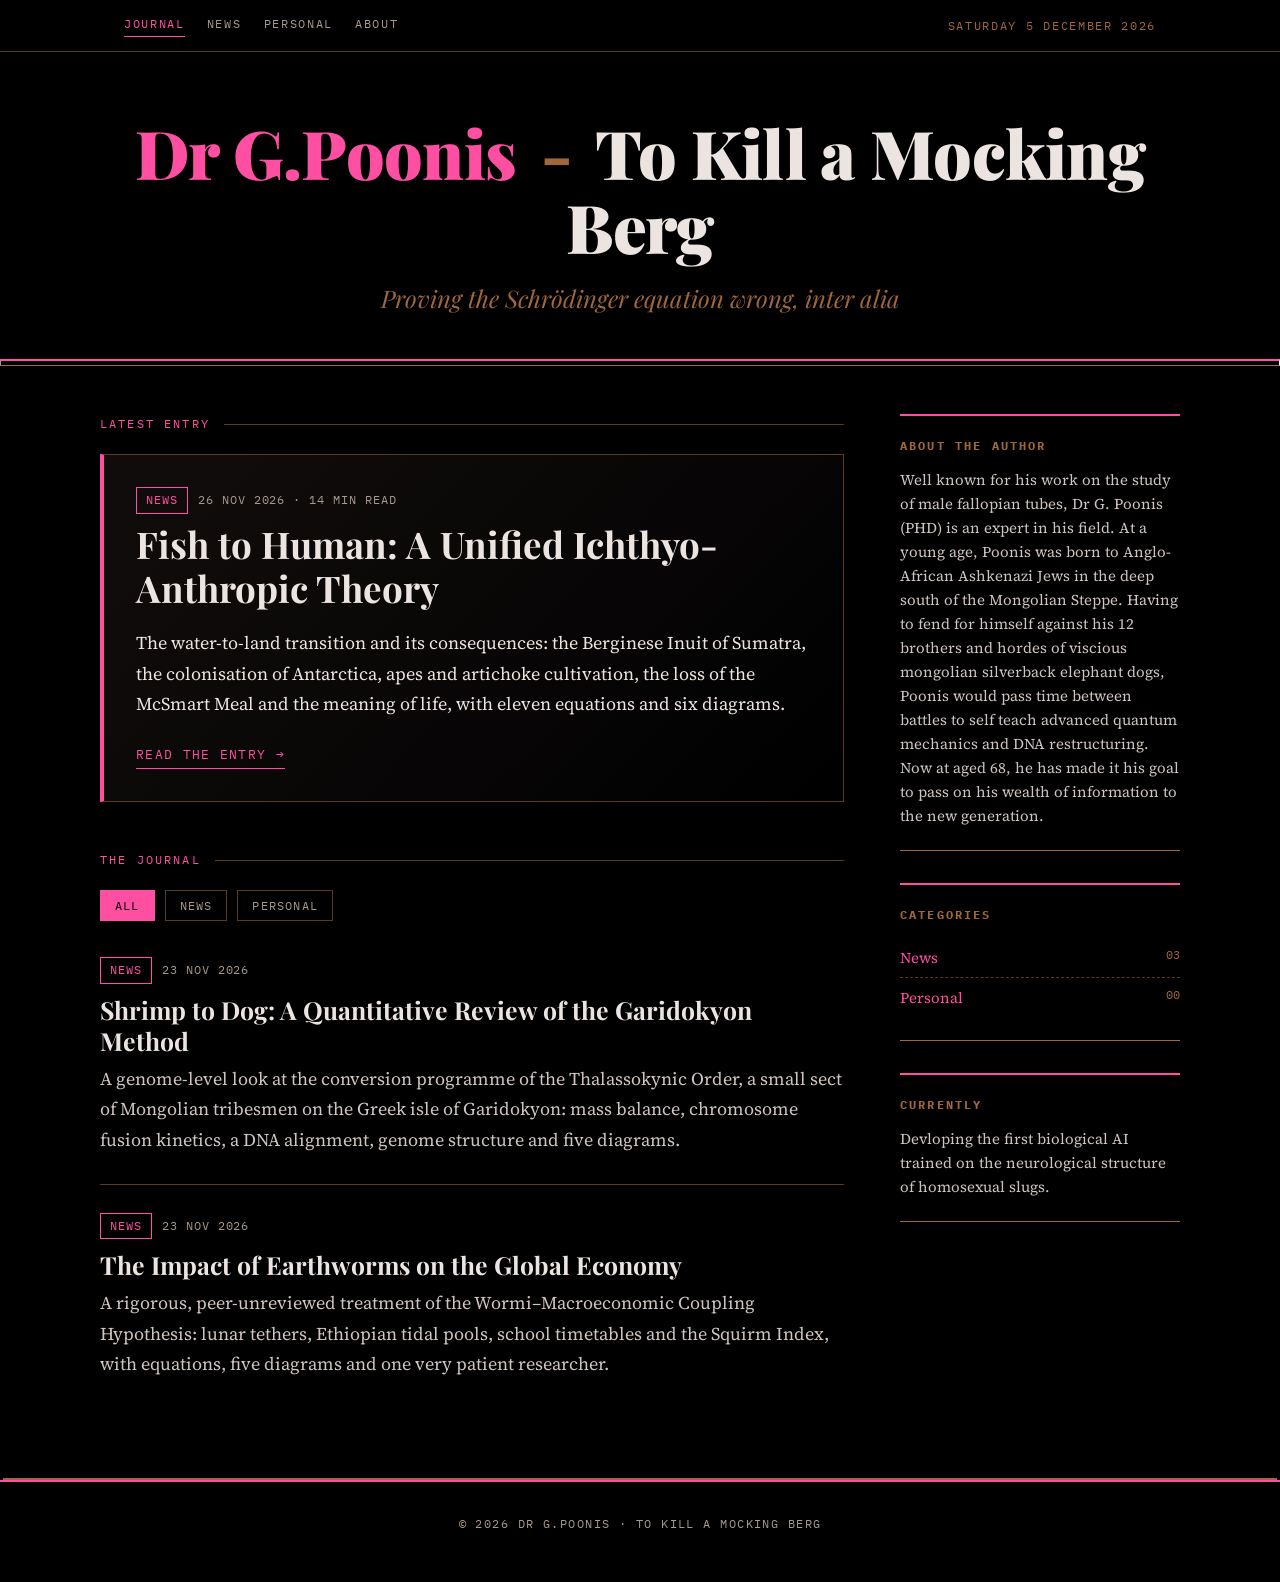
<file: index.html>
<!DOCTYPE html>
<html lang="en">
<head>
  <meta charset="UTF-8">
  <meta name="viewport" content="width=device-width, initial-scale=1">
  <title>Dr G.Poonis - To Kill a Mocking Berg</title>
  <meta name="description" content="Proving the Schrödinger equation wrong. A journal of news and personal articles by Dr G.Poonis.">
  <link rel="preconnect" href="https://fonts.googleapis.com">
  <link rel="preconnect" href="https://fonts.gstatic.com" crossorigin>
  <link href="https://fonts.googleapis.com/css2?family=IBM+Plex+Mono:wght@400;500&family=Playfair+Display:ital,wght@0,700;0,900;1,400&family=Source+Serif+4:ital,wght@0,400;0,600;1,400&display=swap" rel="stylesheet">
  <link rel="stylesheet" href="style.css">
</head>
<body>

  <div class="topbar">
    <div class="wrap">
      <nav>
        <a href="index.html" class="active">Journal</a>
        <a href="#posts" data-jump="news">News</a>
        <a href="#posts" data-jump="personal">Personal</a>
        <a href="#about">About</a>
      </nav>
      <span class="date" id="today"></span>
    </div>
  </div>

  <header class="masthead wrap">
    <h1><span class="author">Dr G.Poonis</span> <span class="dash">-</span> To Kill a Mocking Berg</h1>
    <p class="subtitle">Proving the Schrödinger equation wrong, inter alia</p>
  </header>
  <hr class="rule">

  <main class="wrap layout">
    <section>

      <p class="section-label">Latest entry</p>
      <article class="featured">
        <div class="meta"><span class="tag news">News</span>26 Nov 2026 &middot; 14 min read</div>
        <h2><a href="post-3.html">Fish to Human: A Unified Ichthyo-Anthropic Theory</a></h2>
        <p>The water-to-land transition and its consequences: the Berginese Inuit of Sumatra, the colonisation of Antarctica, apes and artichoke cultivation, the loss of the McSmart Meal and the meaning of life, with eleven equations and six diagrams.</p>
        <a class="readmore" href="post-3.html">Read the entry &rarr;</a>
      </article>

      <p class="section-label" id="posts">The journal</p>
      <div class="filters" role="group" aria-label="Filter posts">
        <button class="on" data-filter="all">All</button>
        <button data-filter="news">News</button>
        <button data-filter="personal">Personal</button>
      </div>

      <div id="postlist">
        <article class="post" data-cat="news">
          <div class="meta"><span class="tag news">News</span>23 Nov 2026</div>
          <h3><a href="post-2.html">Shrimp to Dog: A Quantitative Review of the Garidokyon Method</a></h3>
          <p>A genome-level look at the conversion programme of the Thalassokynic Order, a small sect of Mongolian tribesmen on the Greek isle of Garidokyon: mass balance, chromosome fusion kinetics, a DNA alignment, genome structure and five diagrams.</p>
        </article>

        <article class="post" data-cat="news">
          <div class="meta"><span class="tag news">News</span>23 Nov 2026</div>
          <h3><a href="post-1.html">The Impact of Earthworms on the Global Economy</a></h3>
          <p>A rigorous, peer-unreviewed treatment of the Wormi&ndash;Macroeconomic Coupling Hypothesis: lunar tethers, Ethiopian tidal pools, school timetables and the Squirm Index, with equations, five diagrams and one very patient researcher.</p>
        </article>
      </div>
    </section>

    <aside>
      <div class="side-block" id="about">
        <h4>About the author</h4>
        <p>Well known for his work on the study of male fallopian tubes, Dr G. Poonis (PHD) is an expert in his field. At a young age, Poonis was born to Anglo-African Ashkenazi Jews in the deep south of the Mongolian Steppe. Having to fend for himself against his 12 brothers and hordes of viscious mongolian silverback elephant dogs, Poonis would pass time between battles to self teach advanced quantum mechanics and DNA restructuring. Now at aged 68, he has made it his goal to pass on his wealth of information to the new generation.</p>
      </div>

      <div class="side-block">
        <h4>Categories</h4>
        <ul>
          <li><a href="#posts" data-jump="news">News</a> <span>03</span></li>
          <li><a href="#posts" data-jump="personal">Personal</a> <span>00</span></li>
        </ul>
      </div>

      <div class="side-block">
        <h4>Currently</h4>
        <p>Devloping the first biological AI trained on the neurological structure of homosexual slugs.</p>
      </div>
    </aside>
  </main>

  <footer>
    <div class="wrap">
      &copy; <span id="year"></span> Dr G.Poonis &middot; To Kill a Mocking Berg
    </div>
  </footer>

  <script>
    // Date + year
    var now = new Date();
    document.getElementById('today').textContent =
      now.toLocaleDateString('en-AU', { weekday: 'long', day: 'numeric', month: 'long', year: 'numeric' });
    document.getElementById('year').textContent = now.getFullYear();

    // Category filter
    var buttons = document.querySelectorAll('.filters button');
    var posts = document.querySelectorAll('#postlist .post');

    function applyFilter(cat) {
      buttons.forEach(function (b) { b.classList.toggle('on', b.dataset.filter === cat); });
      posts.forEach(function (p) { p.hidden = !(cat === 'all' || p.dataset.cat === cat); });
    }

    buttons.forEach(function (b) {
      b.addEventListener('click', function () { applyFilter(b.dataset.filter); });
    });

    document.querySelectorAll('[data-jump]').forEach(function (a) {
      a.addEventListener('click', function () { applyFilter(a.dataset.jump); });
    });
  </script>
</body>
</html>
</file>
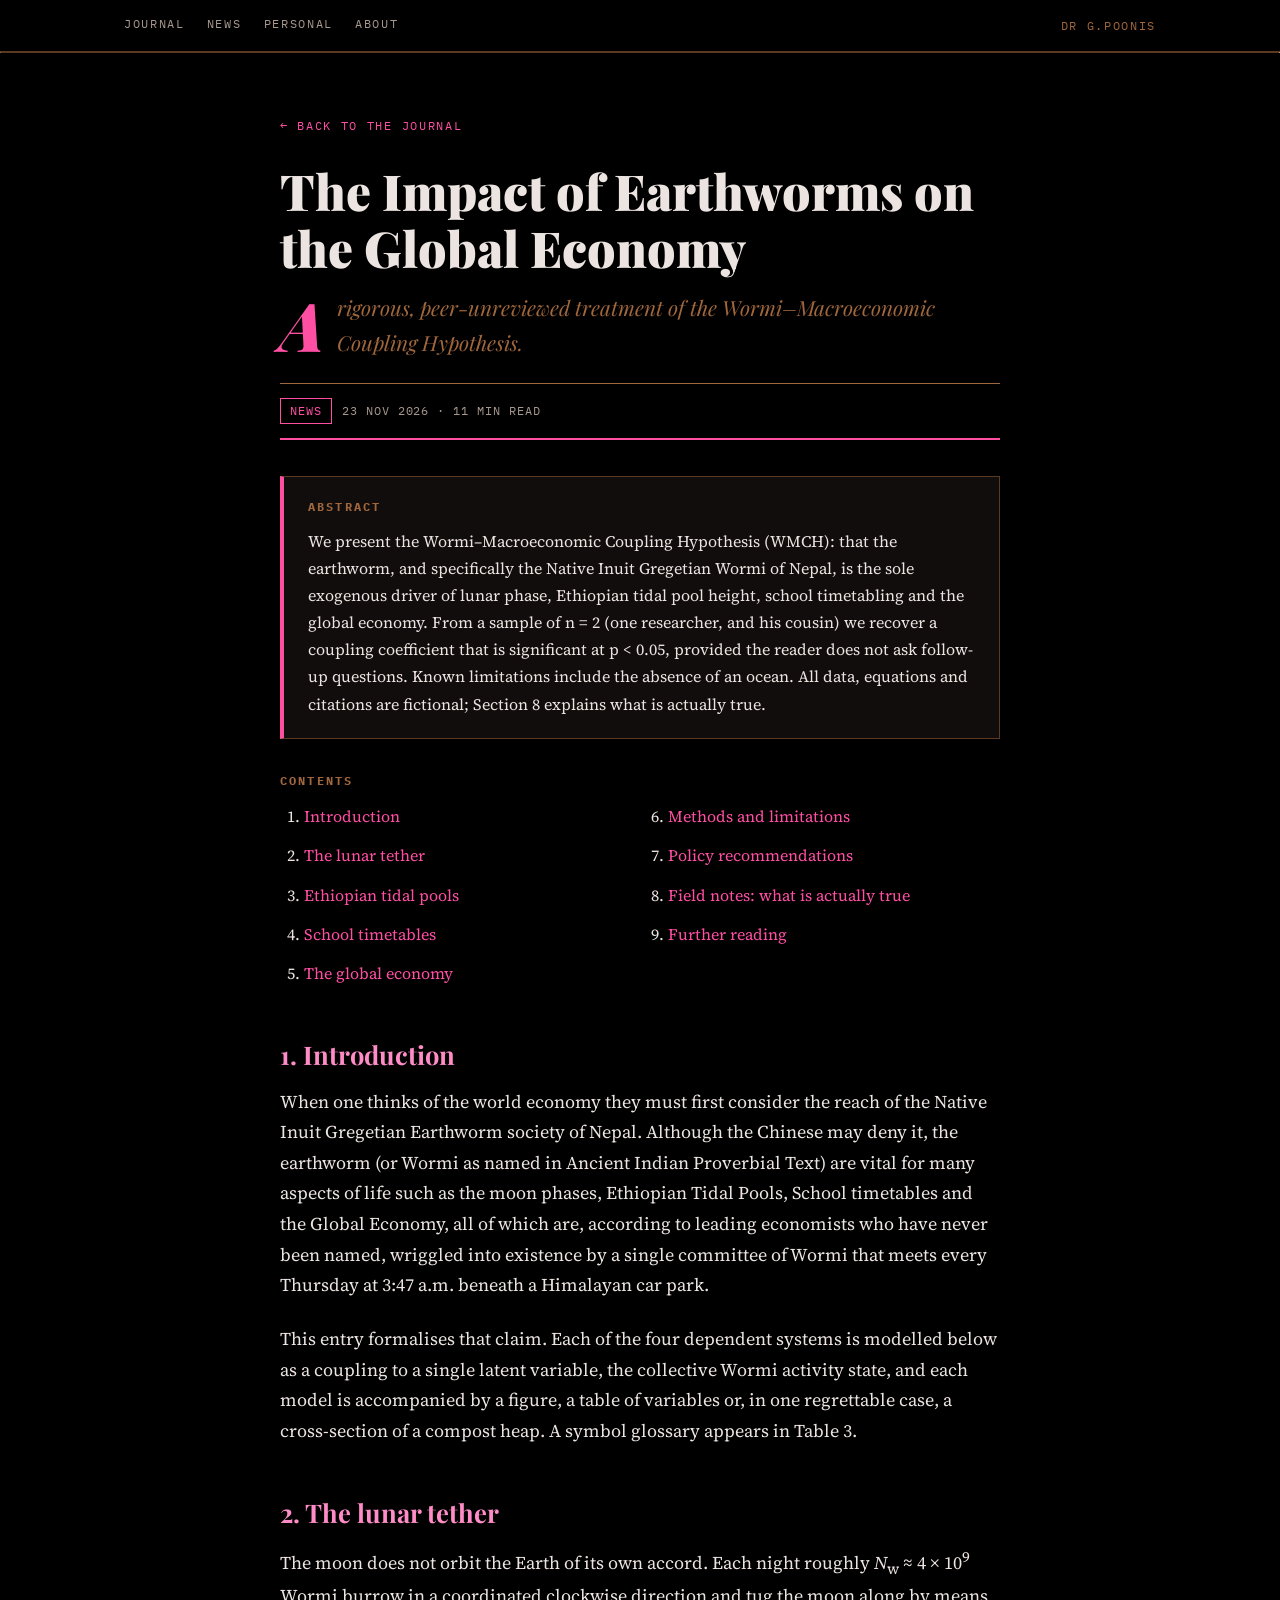
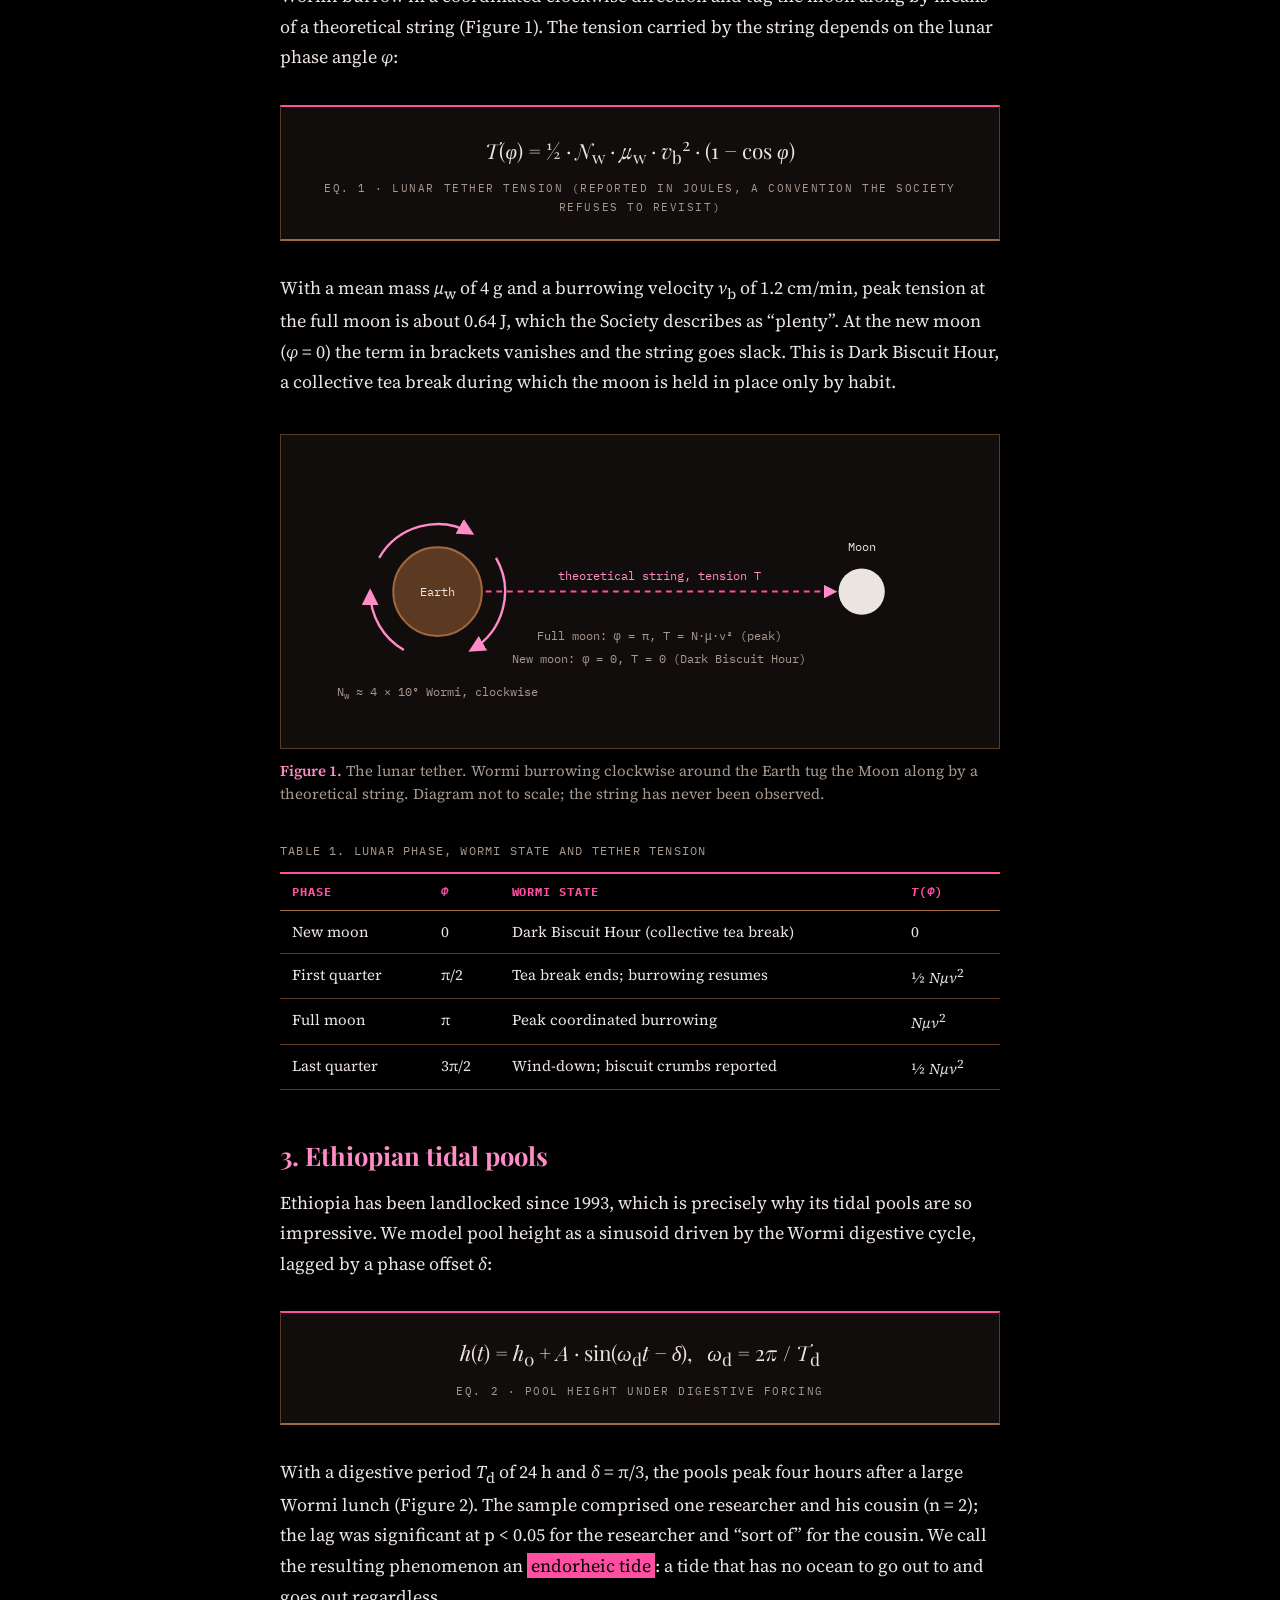
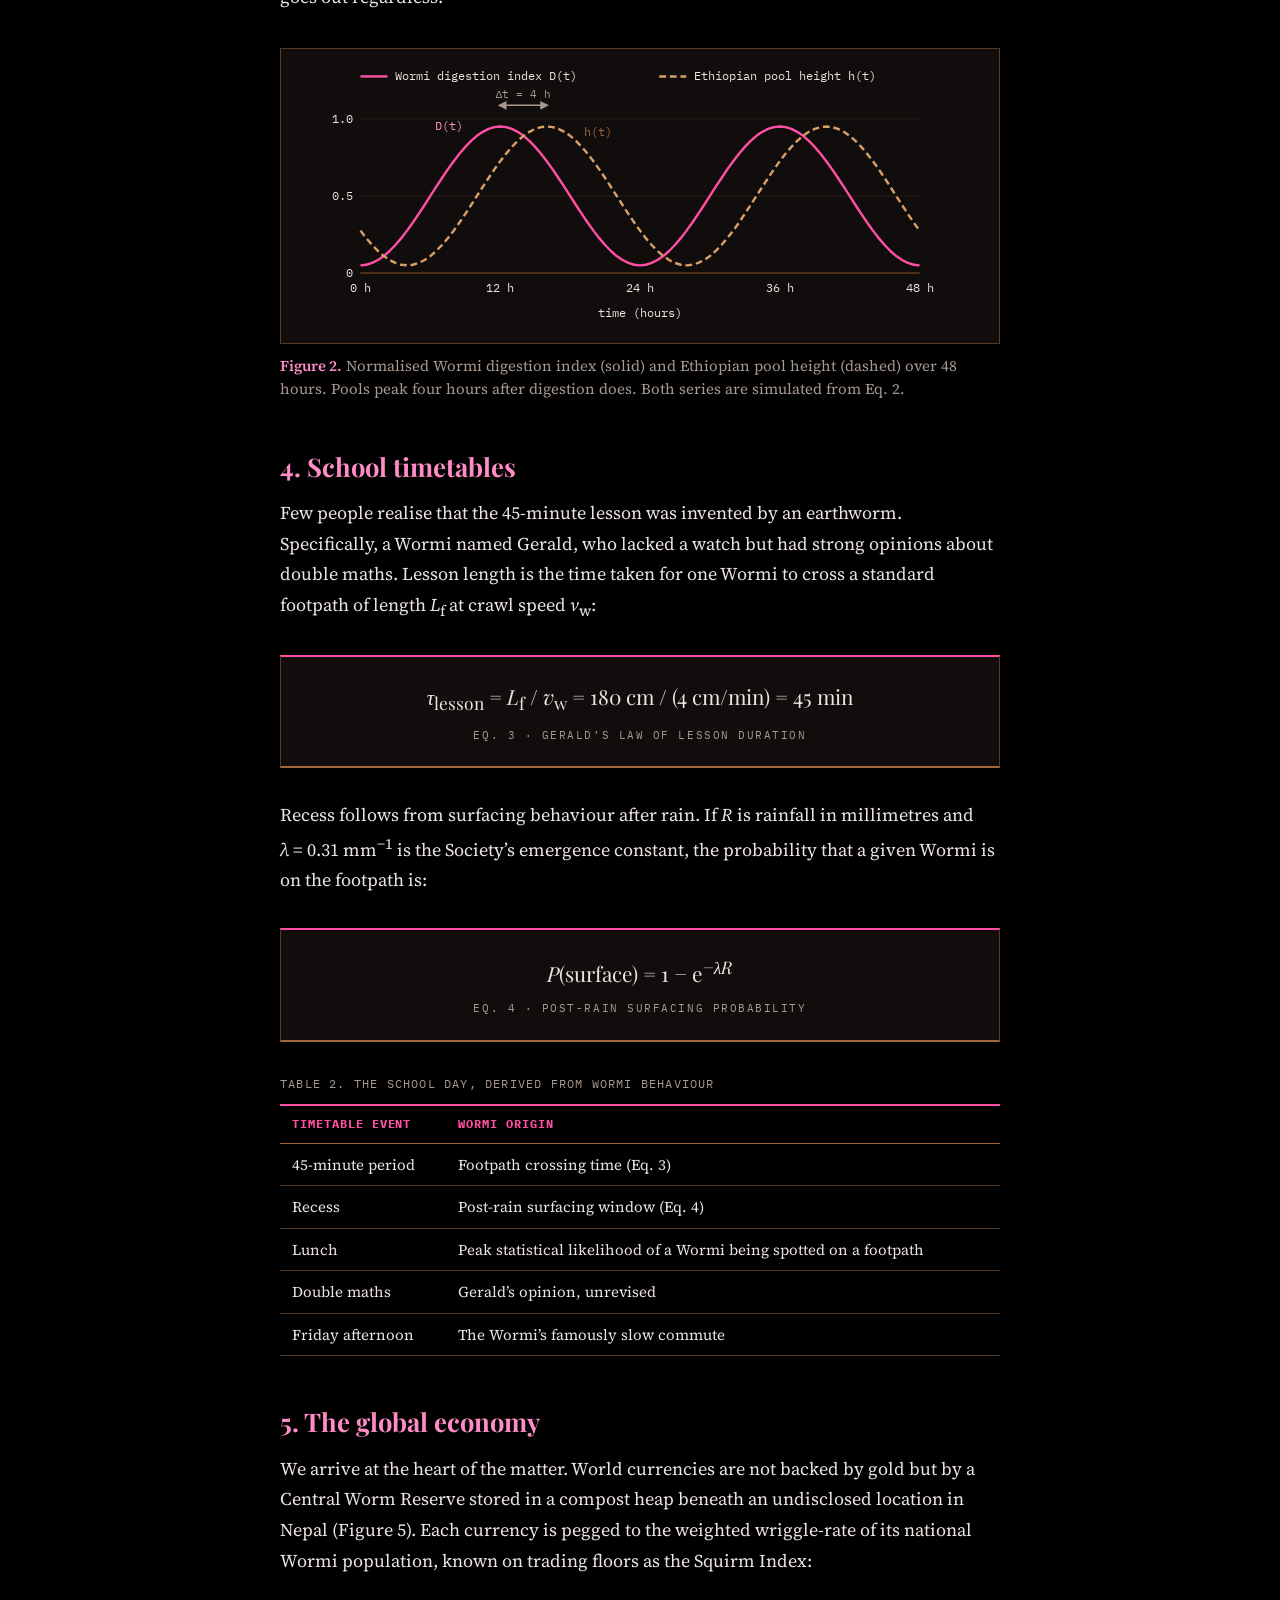
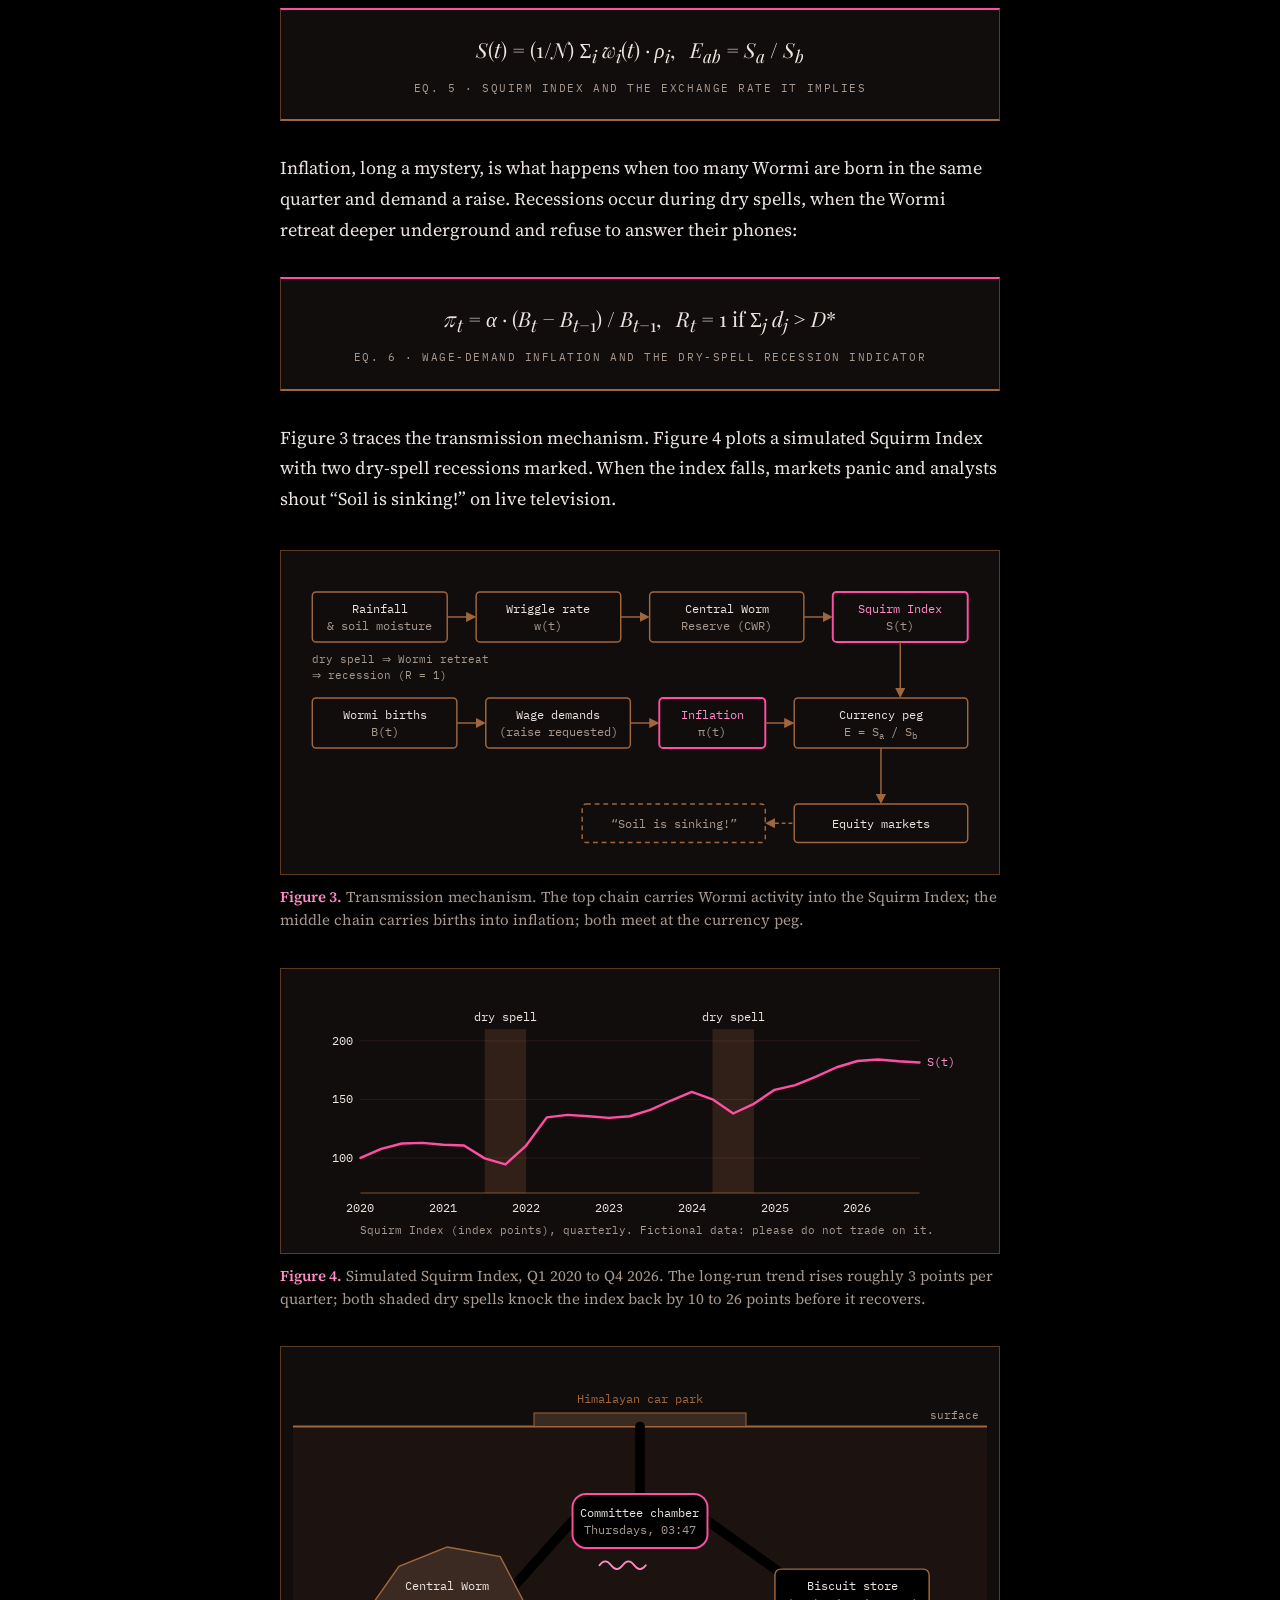
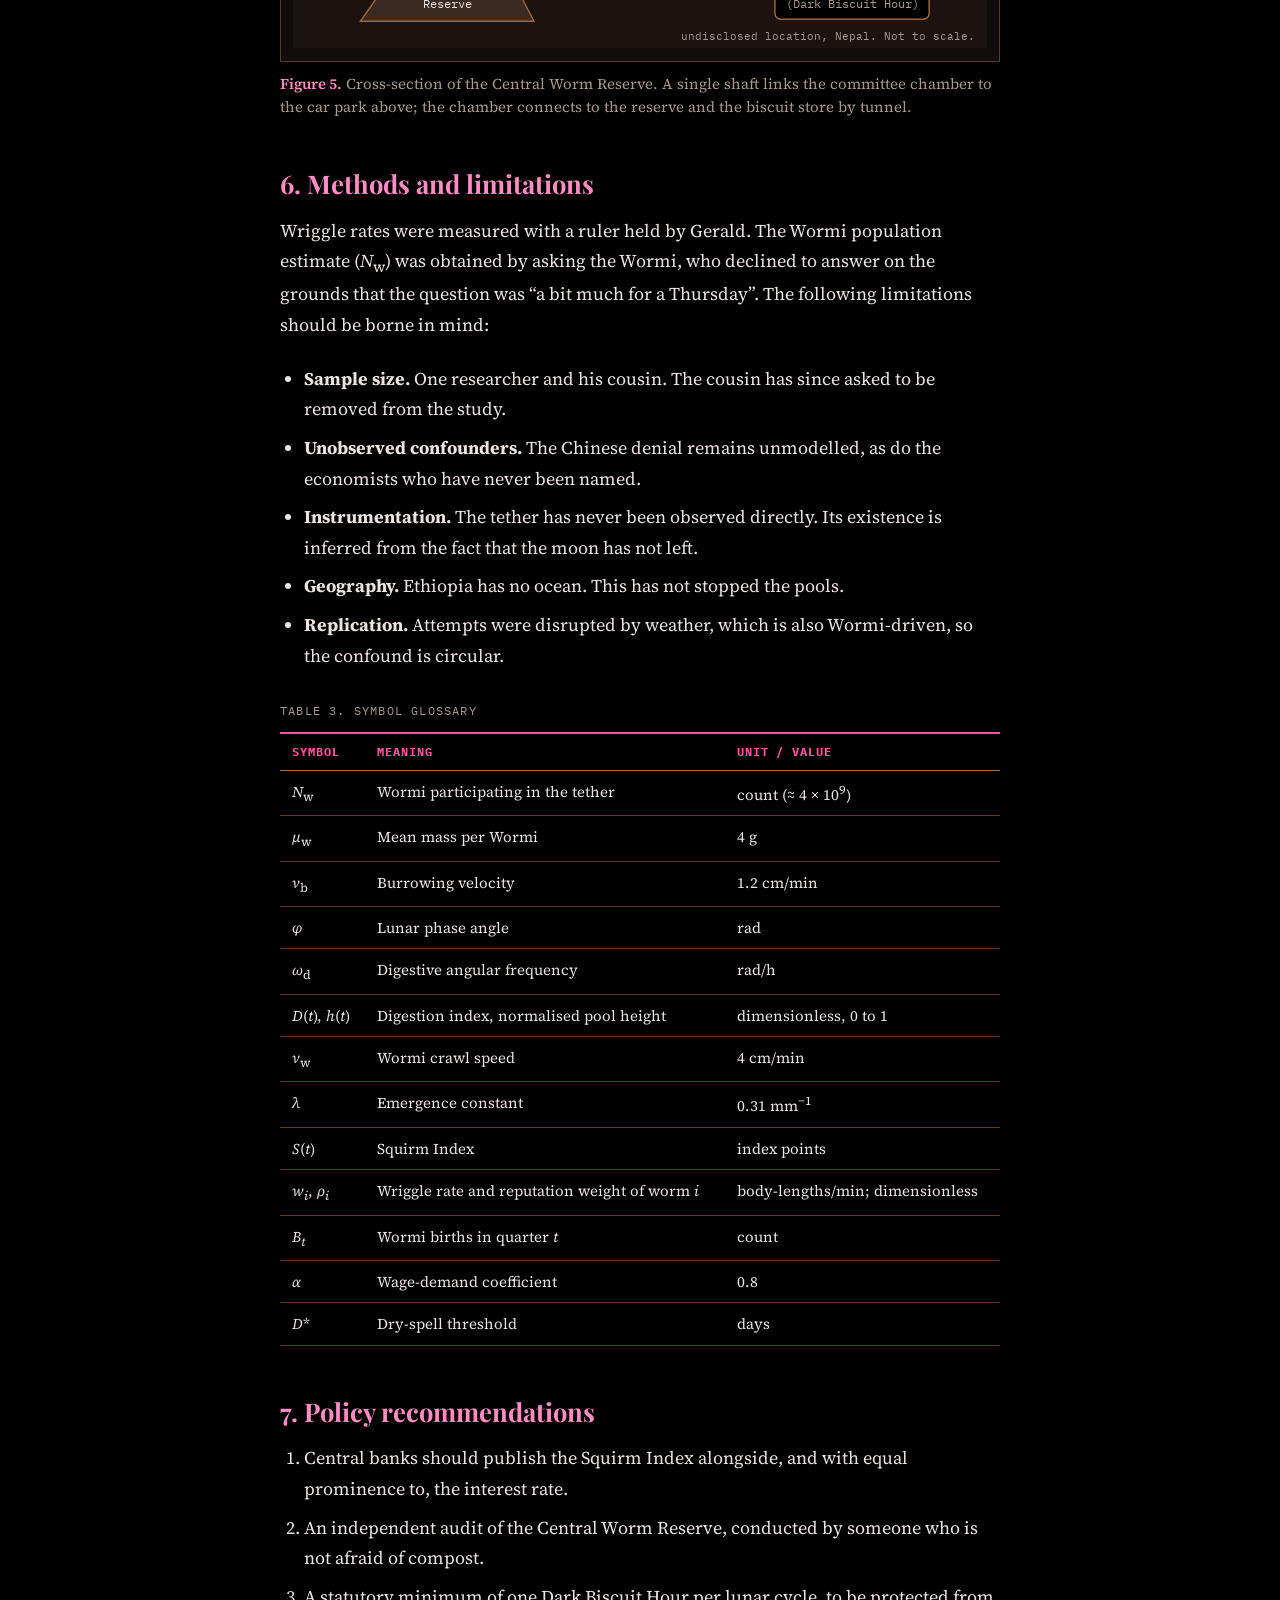
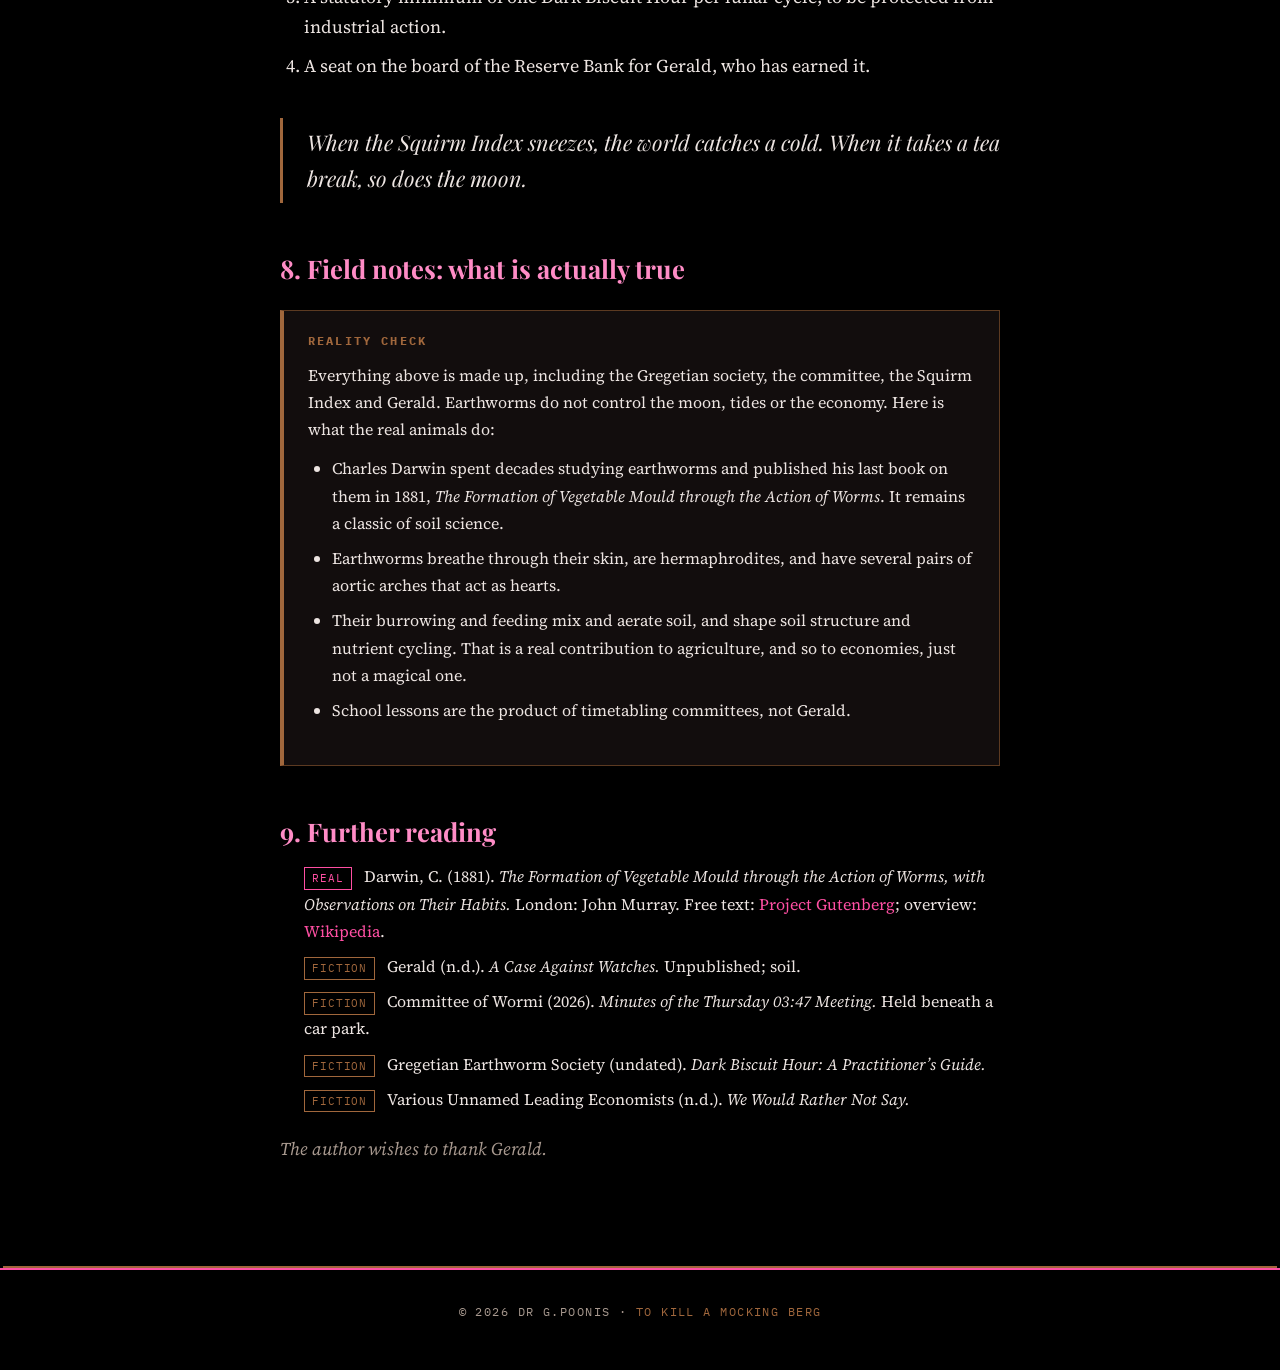
<file: post-1.html>
<!DOCTYPE html>
<html lang="en">
<head>
  <meta charset="UTF-8">
  <meta name="viewport" content="width=device-width, initial-scale=1">
  <title>The Impact of Earthworms on the Global Economy | Dr G.Poonis - To Kill a Mocking Berg</title>
  <meta name="description" content="A rigorous, peer-unreviewed treatment of the Wormi-Macroeconomic Coupling Hypothesis, with equations, diagrams and one very patient researcher.">
  <link rel="preconnect" href="https://fonts.googleapis.com">
  <link rel="preconnect" href="https://fonts.gstatic.com" crossorigin>
  <link href="https://fonts.googleapis.com/css2?family=IBM+Plex+Mono:wght@400;500&family=Playfair+Display:ital,wght@0,700;0,900;1,400&family=Source+Serif+4:ital,wght@0,400;0,600;1,400&display=swap" rel="stylesheet">
  <link rel="stylesheet" href="style.css">
</head>
<body>

  <div class="topbar">
    <div class="wrap">
      <nav>
        <a href="index.html">Journal</a>
        <a href="index.html#posts">News</a>
        <a href="index.html#posts">Personal</a>
        <a href="index.html#about">About</a>
      </nav>
      <span class="date">Dr G.Poonis</span>
    </div>
  </div>
  <hr class="rule thin">

  <main class="wrap">
    <article class="article">
      <a class="back" href="index.html">&larr; Back to the journal</a>

      <h1>The Impact of Earthworms on the Global Economy</h1>
      <p class="lede">A rigorous, peer-unreviewed treatment of the Wormi&ndash;Macroeconomic Coupling Hypothesis.</p>

      <div class="meta byline"><span class="tag news">News</span>23 Nov 2026 &middot; 11 min read</div>

      <div class="abstract">
        <h3>Abstract</h3>
        <p class="plain">We present the Wormi&ndash;Macroeconomic Coupling Hypothesis (WMCH): that the earthworm, and specifically the Native Inuit Gregetian Wormi of Nepal, is the sole exogenous driver of lunar phase, Ethiopian tidal pool height, school timetabling and the global economy. From a sample of n&nbsp;=&nbsp;2 (one researcher, and his cousin) we recover a coupling coefficient that is significant at p&nbsp;&lt;&nbsp;0.05, provided the reader does not ask follow-up questions. Known limitations include the absence of an ocean. All data, equations and citations are fictional; Section&nbsp;8 explains what is actually true.</p>
      </div>

      <nav class="toc" aria-label="Contents">
        <h3>Contents</h3>
        <ol>
          <li><a href="#s1">Introduction</a></li>
          <li><a href="#s2">The lunar tether</a></li>
          <li><a href="#s3">Ethiopian tidal pools</a></li>
          <li><a href="#s4">School timetables</a></li>
          <li><a href="#s5">The global economy</a></li>
          <li><a href="#s6">Methods and limitations</a></li>
          <li><a href="#s7">Policy recommendations</a></li>
          <li><a href="#s8">Field notes: what is actually true</a></li>
          <li><a href="#s9">Further reading</a></li>
        </ol>
      </nav>

      <h2 id="s1">1. Introduction</h2>

      <p>When one thinks of the world economy they must first consider the reach of the Native Inuit Gregetian Earthworm society of Nepal. Although the Chinese may deny it, the earthworm (or Wormi as named in Ancient Indian Proverbial Text) are vital for many aspects of life such as the moon phases, Ethiopian Tidal Pools, School timetables and the Global Economy, all of which are, according to leading economists who have never been named, wriggled into existence by a single committee of Wormi that meets every Thursday at 3:47&nbsp;a.m. beneath a Himalayan car park.</p>

      <p>This entry formalises that claim. Each of the four dependent systems is modelled below as a coupling to a single latent variable, the collective Wormi activity state, and each model is accompanied by a figure, a table of variables or, in one regrettable case, a cross-section of a compost heap. A symbol glossary appears in Table&nbsp;3.</p>

      <h2 id="s2">2. The lunar tether</h2>

      <p>The moon does not orbit the Earth of its own accord. Each night roughly <i>N</i><sub>w</sub>&nbsp;&asymp;&nbsp;4&nbsp;&times;&nbsp;10<sup>9</sup> Wormi burrow in a coordinated clockwise direction and tug the moon along by means of a theoretical string (Figure&nbsp;1). The tension carried by the string depends on the lunar phase angle <i>&phi;</i>:</p>

      <div class="equation tech">
        <i>T</i>(<i>&phi;</i>) = &frac12; &middot; <i>N</i><sub>w</sub> &middot; <i>&mu;</i><sub>w</sub> &middot; <i>v</i><sub>b</sub><sup>2</sup> &middot; (1 &minus; cos <i>&phi;</i>)
        <small>Eq. 1 &middot; Lunar tether tension (reported in joules, a convention the Society refuses to revisit)</small>
      </div>

      <p>With a mean mass <i>&mu;</i><sub>w</sub> of 4&nbsp;g and a burrowing velocity <i>v</i><sub>b</sub> of 1.2&nbsp;cm/min, peak tension at the full moon is about 0.64&nbsp;J, which the Society describes as &ldquo;plenty&rdquo;. At the new moon (<i>&phi;</i>&nbsp;=&nbsp;0) the term in brackets vanishes and the string goes slack. This is Dark Biscuit Hour, a collective tea break during which the moon is held in place only by habit.</p>

      <figure class="fig">
        <div class="fig-scroll">
          <svg viewBox="0 0 720 300" role="img" aria-labelledby="f1t f1d">
            <title id="f1t">Figure 1: The lunar tether</title>
            <desc id="f1d">Diagram of Earth on the left surrounded by three clockwise arrows representing burrowing worms, connected to the Moon on the right by a dashed line representing a theoretical string. Notes state that tension is maximal at the full moon and zero at the new moon.</desc>
            <defs>
              <marker id="f1a" viewBox="0 0 10 10" refX="8" refY="5" markerWidth="7" markerHeight="7" orient="auto-start-reverse"><path d="M0 0L10 5L0 10z" fill="#ff8cc6"/></marker>
            </defs>
            <circle cx="150" cy="150" r="46" fill="#5c3a21" stroke="#a0673c" stroke-width="2"/>
            <text x="150" y="155" text-anchor="middle">Earth</text>
            <path d="M 89.4 115 A 70 70 0 0 1 185 89.4" fill="none" stroke="#ff8cc6" stroke-width="2.5" marker-end="url(#f1a)"/>
            <path d="M 210.6 115 A 70 70 0 0 1 185 210.6" fill="none" stroke="#ff8cc6" stroke-width="2.5" marker-end="url(#f1a)"/>
            <path d="M 115 210.6 A 70 70 0 0 1 80 150" fill="none" stroke="#ff8cc6" stroke-width="2.5" marker-end="url(#f1a)"/>
            <text x="150" y="258" text-anchor="middle" class="m">N<tspan dy="3" font-size="9">w</tspan><tspan dy="-3"> &#8776; 4 &#215; 10&#8313; Wormi, clockwise</tspan></text>
            <line x1="200" y1="150" x2="562" y2="150" stroke="#ff4fa3" stroke-width="2" stroke-dasharray="6 5" marker-end="url(#f1a)"/>
            <text x="380" y="138" text-anchor="middle" class="p">theoretical string, tension T</text>
            <circle cx="590" cy="150" r="24" fill="#ece4e1"/>
            <text x="590" y="108" text-anchor="middle">Moon</text>
            <text x="380" y="200" text-anchor="middle" class="m">Full moon: &#966; = &#960;, T = N&#183;&#956;&#183;v&#178; (peak)</text>
            <text x="380" y="224" text-anchor="middle" class="m">New moon: &#966; = 0, T = 0 (Dark Biscuit Hour)</text>
          </svg>
        </div>
        <figcaption><b>Figure 1.</b> The lunar tether. Wormi burrowing clockwise around the Earth tug the Moon along by a theoretical string. Diagram not to scale; the string has never been observed.</figcaption>
      </figure>

      <div class="table-wrap">
        <table>
          <caption>Table 1. Lunar phase, Wormi state and tether tension</caption>
          <thead><tr><th>Phase</th><th><i>&phi;</i></th><th>Wormi state</th><th><i>T</i>(<i>&phi;</i>)</th></tr></thead>
          <tbody>
            <tr><td>New moon</td><td>0</td><td>Dark Biscuit Hour (collective tea break)</td><td>0</td></tr>
            <tr><td>First quarter</td><td>&pi;/2</td><td>Tea break ends; burrowing resumes</td><td>&frac12; <i>N&mu;v</i><sup>2</sup></td></tr>
            <tr><td>Full moon</td><td>&pi;</td><td>Peak coordinated burrowing</td><td><i>N&mu;v</i><sup>2</sup></td></tr>
            <tr><td>Last quarter</td><td>3&pi;/2</td><td>Wind-down; biscuit crumbs reported</td><td>&frac12; <i>N&mu;v</i><sup>2</sup></td></tr>
          </tbody>
        </table>
      </div>

      <h2 id="s3">3. Ethiopian tidal pools</h2>

      <p>Ethiopia has been landlocked since 1993, which is precisely why its tidal pools are so impressive. We model pool height as a sinusoid driven by the Wormi digestive cycle, lagged by a phase offset <i>&delta;</i>:</p>

      <div class="equation tech">
        <i>h</i>(<i>t</i>) = <i>h</i><sub>0</sub> + <i>A</i> &middot; sin(<i>&omega;</i><sub>d</sub><i>t</i> &minus; <i>&delta;</i>),&nbsp;&nbsp; <i>&omega;</i><sub>d</sub> = 2&pi; / <i>T</i><sub>d</sub>
        <small>Eq. 2 &middot; Pool height under digestive forcing</small>
      </div>

      <p>With a digestive period <i>T</i><sub>d</sub> of 24&nbsp;h and <i>&delta;</i>&nbsp;=&nbsp;&pi;/3, the pools peak four hours after a large Wormi lunch (Figure&nbsp;2). The sample comprised one researcher and his cousin (n&nbsp;=&nbsp;2); the lag was significant at p&nbsp;&lt;&nbsp;0.05 for the researcher and &ldquo;sort of&rdquo; for the cousin. We call the resulting phenomenon an <mark>endorheic tide</mark>: a tide that has no ocean to go out to and goes out regardless.</p>

      <figure class="fig">
        <div class="fig-scroll">
          <svg viewBox="0 0 720 280" role="img" aria-labelledby="f2t f2d">
            <title id="f2t">Figure 2: Digestion index and pool height over 48 hours</title>
            <desc id="f2d">Two sine waves over 48 hours with a 24 hour period. The solid pink wave is the Wormi digestion index. The dashed tan wave is Ethiopian pool height, and it peaks four hours after the digestion index.</desc>
            <defs>
              <marker id="f2a" viewBox="0 0 10 10" refX="5" refY="5" markerWidth="6" markerHeight="6" orient="auto-start-reverse"><path d="M0 0L10 5L0 10z" fill="#a8998f"/></marker>
            </defs>
            <g stroke="#2a1d17" stroke-width="1">
              <line x1="70" y1="60" x2="650" y2="60"/>
              <line x1="70" y1="140" x2="650" y2="140"/>
            </g>
            <line x1="70" y1="220" x2="650" y2="220" stroke="#5c3a21" stroke-width="1.5"/>
            <g class="m" text-anchor="end">
              <text x="62" y="64">1.0</text>
              <text x="62" y="144">0.5</text>
              <text x="62" y="224">0</text>
            </g>
            <g class="m" text-anchor="middle">
              <text x="70" y="240">0 h</text>
              <text x="215" y="240">12 h</text>
              <text x="360" y="240">24 h</text>
              <text x="505" y="240">36 h</text>
              <text x="650" y="240">48 h</text>
              <text x="360" y="266">time (hours)</text>
            </g>
            <polyline fill="none" stroke="#ff4fa3" stroke-width="2.5" stroke-linejoin="round" points="70.0,212.0 76.0,211.4 82.1,209.5 88.1,206.5 94.2,202.4 100.2,197.1 106.2,190.9 112.3,183.8 118.3,176.0 124.4,167.6 130.4,158.6 136.5,149.4 142.5,140.0 148.5,130.6 154.6,121.4 160.6,112.4 166.7,104.0 172.7,96.2 178.8,89.1 184.8,82.9 190.8,77.6 196.9,73.5 202.9,70.5 209.0,68.6 215.0,68.0 221.0,68.6 227.1,70.5 233.1,73.5 239.2,77.6 245.2,82.9 251.2,89.1 257.3,96.2 263.3,104.0 269.4,112.4 275.4,121.4 281.5,130.6 287.5,140.0 293.5,149.4 299.6,158.6 305.6,167.6 311.7,176.0 317.7,183.8 323.8,190.9 329.8,197.1 335.8,202.4 341.9,206.5 347.9,209.5 354.0,211.4 360.0,212.0 366.0,211.4 372.1,209.5 378.1,206.5 384.2,202.4 390.2,197.1 396.2,190.9 402.3,183.8 408.3,176.0 414.4,167.6 420.4,158.6 426.5,149.4 432.5,140.0 438.5,130.6 444.6,121.4 450.6,112.4 456.7,104.0 462.7,96.2 468.8,89.1 474.8,82.9 480.8,77.6 486.9,73.5 492.9,70.5 499.0,68.6 505.0,68.0 511.0,68.6 517.1,70.5 523.1,73.5 529.2,77.6 535.2,82.9 541.2,89.1 547.3,96.2 553.3,104.0 559.4,112.4 565.4,121.4 571.5,130.6 577.5,140.0 583.5,149.4 589.6,158.6 595.6,167.6 601.7,176.0 607.7,183.8 613.8,190.9 619.8,197.1 625.8,202.4 631.9,206.5 637.9,209.5 644.0,211.4 650.0,212.0"/>
            <polyline fill="none" stroke="#d9a066" stroke-width="2.5" stroke-dasharray="7 4" stroke-linejoin="round" points="70.0,176.0 76.0,183.8 82.1,190.9 88.1,197.1 94.2,202.4 100.2,206.5 106.2,209.5 112.3,211.4 118.3,212.0 124.4,211.4 130.4,209.5 136.5,206.5 142.5,202.4 148.5,197.1 154.6,190.9 160.6,183.8 166.7,176.0 172.7,167.6 178.8,158.6 184.8,149.4 190.8,140.0 196.9,130.6 202.9,121.4 209.0,112.4 215.0,104.0 221.0,96.2 227.1,89.1 233.1,82.9 239.2,77.6 245.2,73.5 251.2,70.5 257.3,68.6 263.3,68.0 269.4,68.6 275.4,70.5 281.5,73.5 287.5,77.6 293.5,82.9 299.6,89.1 305.6,96.2 311.7,104.0 317.7,112.4 323.8,121.4 329.8,130.6 335.8,140.0 341.9,149.4 347.9,158.6 354.0,167.6 360.0,176.0 366.0,183.8 372.1,190.9 378.1,197.1 384.2,202.4 390.2,206.5 396.2,209.5 402.3,211.4 408.3,212.0 414.4,211.4 420.4,209.5 426.5,206.5 432.5,202.4 438.5,197.1 444.6,190.9 450.6,183.8 456.7,176.0 462.7,167.6 468.8,158.6 474.8,149.4 480.8,140.0 486.9,130.6 492.9,121.4 499.0,112.4 505.0,104.0 511.0,96.2 517.1,89.1 523.1,82.9 529.2,77.6 535.2,73.5 541.2,70.5 547.3,68.6 553.3,68.0 559.4,68.6 565.4,70.5 571.5,73.5 577.5,77.6 583.5,82.9 589.6,89.1 595.6,96.2 601.7,104.0 607.7,112.4 613.8,121.4 619.8,130.6 625.8,140.0 631.9,149.4 637.9,158.6 644.0,167.6 650.0,176.0"/>
            <text x="176" y="72" text-anchor="end" class="p">D(t)</text>
            <text x="302" y="78" class="b">h(t)</text>
            <line x1="217" y1="46" x2="261" y2="46" stroke="#a8998f" stroke-width="1.5" marker-start="url(#f2a)" marker-end="url(#f2a)"/>
            <text x="239" y="38" text-anchor="middle" class="m lg">&#916;t = 4 h</text>
            <line x1="70" y1="16" x2="98" y2="16" stroke="#ff4fa3" stroke-width="2.5"/>
            <text x="106" y="20">Wormi digestion index D(t)</text>
            <line x1="380" y1="16" x2="408" y2="16" stroke="#d9a066" stroke-width="2.5" stroke-dasharray="7 4"/>
            <text x="416" y="20">Ethiopian pool height h(t)</text>
          </svg>
        </div>
        <figcaption><b>Figure 2.</b> Normalised Wormi digestion index (solid) and Ethiopian pool height (dashed) over 48 hours. Pools peak four hours after digestion does. Both series are simulated from Eq.&nbsp;2.</figcaption>
      </figure>

      <h2 id="s4">4. School timetables</h2>

      <p>Few people realise that the 45-minute lesson was invented by an earthworm. Specifically, a Wormi named Gerald, who lacked a watch but had strong opinions about double maths. Lesson length is the time taken for one Wormi to cross a standard footpath of length <i>L</i><sub>f</sub> at crawl speed <i>v</i><sub>w</sub>:</p>

      <div class="equation tech">
        <i>&tau;</i><sub>lesson</sub> = <i>L</i><sub>f</sub> / <i>v</i><sub>w</sub> = 180&nbsp;cm / (4&nbsp;cm/min) = 45&nbsp;min
        <small>Eq. 3 &middot; Gerald&rsquo;s Law of Lesson Duration</small>
      </div>

      <p>Recess follows from surfacing behaviour after rain. If <i>R</i> is rainfall in millimetres and <i>&lambda;</i>&nbsp;=&nbsp;0.31&nbsp;mm<sup>&minus;1</sup> is the Society&rsquo;s emergence constant, the probability that a given Wormi is on the footpath is:</p>

      <div class="equation tech">
        <i>P</i>(surface) = 1 &minus; e<sup>&minus;<i>&lambda;R</i></sup>
        <small>Eq. 4 &middot; Post-rain surfacing probability</small>
      </div>

      <div class="table-wrap">
        <table>
          <caption>Table 2. The school day, derived from Wormi behaviour</caption>
          <thead><tr><th>Timetable event</th><th>Wormi origin</th></tr></thead>
          <tbody>
            <tr><td>45-minute period</td><td>Footpath crossing time (Eq.&nbsp;3)</td></tr>
            <tr><td>Recess</td><td>Post-rain surfacing window (Eq.&nbsp;4)</td></tr>
            <tr><td>Lunch</td><td>Peak statistical likelihood of a Wormi being spotted on a footpath</td></tr>
            <tr><td>Double maths</td><td>Gerald&rsquo;s opinion, unrevised</td></tr>
            <tr><td>Friday afternoon</td><td>The Wormi&rsquo;s famously slow commute</td></tr>
          </tbody>
        </table>
      </div>

      <h2 id="s5">5. The global economy</h2>

      <p>We arrive at the heart of the matter. World currencies are not backed by gold but by a Central Worm Reserve stored in a compost heap beneath an undisclosed location in Nepal (Figure&nbsp;5). Each currency is pegged to the weighted wriggle-rate of its national Wormi population, known on trading floors as the Squirm Index:</p>

      <div class="equation tech">
        <i>S</i>(<i>t</i>) = (1/<i>N</i>) &Sigma;<sub><i>i</i></sub> <i>w</i><sub><i>i</i></sub>(<i>t</i>) &middot; <i>&rho;</i><sub><i>i</i></sub>,&nbsp;&nbsp; <i>E</i><sub><i>ab</i></sub> = <i>S</i><sub><i>a</i></sub> / <i>S</i><sub><i>b</i></sub>
        <small>Eq. 5 &middot; Squirm Index and the exchange rate it implies</small>
      </div>

      <p>Inflation, long a mystery, is what happens when too many Wormi are born in the same quarter and demand a raise. Recessions occur during dry spells, when the Wormi retreat deeper underground and refuse to answer their phones:</p>

      <div class="equation tech">
        <i>&pi;</i><sub><i>t</i></sub> = <i>&alpha;</i> &middot; (<i>B</i><sub><i>t</i></sub> &minus; <i>B</i><sub><i>t</i>&minus;1</sub>) / <i>B</i><sub><i>t</i>&minus;1</sub>,&nbsp;&nbsp; <i>R</i><sub><i>t</i></sub> = 1 if &Sigma;<sub><i>j</i></sub> <i>d</i><sub><i>j</i></sub> &gt; <i>D</i>*
        <small>Eq. 6 &middot; Wage-demand inflation and the dry-spell recession indicator</small>
      </div>

      <p>Figure&nbsp;3 traces the transmission mechanism. Figure&nbsp;4 plots a simulated Squirm Index with two dry-spell recessions marked. When the index falls, markets panic and analysts shout &ldquo;Soil is sinking!&rdquo; on live television.</p>

      <figure class="fig">
        <div class="fig-scroll">
          <svg viewBox="0 0 720 310" role="img" aria-labelledby="f3t f3d">
            <title id="f3t">Figure 3: Transmission mechanism from Wormi activity to markets</title>
            <desc id="f3d">Flowchart. Rainfall drives Wormi wriggle rate, which feeds the Central Worm Reserve and then the Squirm Index. The Squirm Index sets the currency peg, which drives equity markets. A second chain runs from Wormi births to wage demands to inflation, which also feeds the currency peg. Falling equity markets trigger panic.</desc>
            <defs>
              <marker id="f3a" viewBox="0 0 10 10" refX="8" refY="5" markerWidth="7" markerHeight="7" orient="auto-start-reverse"><path d="M0 0L10 5L0 10z" fill="#a0673c"/></marker>
            </defs>
            <g fill="#120d0d" stroke="#a0673c" stroke-width="1.5">
              <rect x="20" y="30" width="140" height="52" rx="4"/>
              <rect x="190" y="30" width="150" height="52" rx="4"/>
              <rect x="370" y="30" width="160" height="52" rx="4"/>
              <rect x="20" y="140" width="150" height="52" rx="4"/>
              <rect x="200" y="140" width="150" height="52" rx="4"/>
              <rect x="520" y="140" width="180" height="52" rx="4"/>
              <rect x="520" y="250" width="180" height="40" rx="4"/>
              <rect x="300" y="250" width="190" height="40" rx="4" stroke-dasharray="5 4"/>
            </g>
            <g fill="#120d0d" stroke="#ff4fa3" stroke-width="2">
              <rect x="560" y="30" width="140" height="52" rx="4"/>
              <rect x="380" y="140" width="110" height="52" rx="4"/>
            </g>
            <g text-anchor="middle">
              <text x="90" y="52">Rainfall</text><text x="90" y="70" class="m">&amp; soil moisture</text>
              <text x="265" y="52">Wriggle rate</text><text x="265" y="70" class="m">w(t)</text>
              <text x="450" y="52">Central Worm</text><text x="450" y="70" class="m">Reserve (CWR)</text>
              <text x="630" y="52" class="p">Squirm Index</text><text x="630" y="70" class="m">S(t)</text>
              <text x="95" y="162">Wormi births</text><text x="95" y="180" class="m">B(t)</text>
              <text x="275" y="162">Wage demands</text><text x="275" y="180" class="m">(raise requested)</text>
              <text x="435" y="162" class="p">Inflation</text><text x="435" y="180" class="m">&#960;(t)</text>
              <text x="610" y="162">Currency peg</text><text x="610" y="180" class="m">E = S<tspan dy="3" font-size="9">a</tspan><tspan dy="-3"> / S</tspan><tspan dy="3" font-size="9">b</tspan></text>
              <text x="610" y="275">Equity markets</text>
              <text x="395" y="275" class="m">&ldquo;Soil is sinking!&rdquo;</text>
            </g>
            <g stroke="#a0673c" stroke-width="1.5" fill="none" marker-end="url(#f3a)">
              <line x1="160" y1="56" x2="188" y2="56"/>
              <line x1="340" y1="56" x2="368" y2="56"/>
              <line x1="530" y1="56" x2="558" y2="56"/>
              <line x1="630" y1="82" x2="630" y2="138"/>
              <line x1="170" y1="166" x2="198" y2="166"/>
              <line x1="350" y1="166" x2="378" y2="166"/>
              <line x1="490" y1="166" x2="518" y2="166"/>
              <line x1="610" y1="192" x2="610" y2="248"/>
              <line x1="518" y1="270" x2="492" y2="270" stroke-dasharray="4 3"/>
            </g>
            <text x="20" y="104" class="m lg">dry spell &#8658; Wormi retreat</text>
            <text x="20" y="120" class="m lg">&#8658; recession (R = 1)</text>
          </svg>
        </div>
        <figcaption><b>Figure 3.</b> Transmission mechanism. The top chain carries Wormi activity into the Squirm Index; the middle chain carries births into inflation; both meet at the currency peg.</figcaption>
      </figure>

      <figure class="fig">
        <div class="fig-scroll">
          <svg viewBox="0 0 720 270" role="img" aria-labelledby="f4t f4d">
            <title id="f4t">Figure 4: Simulated Squirm Index, 2020 to 2026</title>
            <desc id="f4d">Line chart of a simulated quarterly Squirm Index from 2020 to 2026. The index trends upward from about 100 to about 190, with two shaded dry-spell recessions where it falls sharply: one in 2021 to 2022 and one in 2024.</desc>
            <g stroke="#2a1d17" stroke-width="1">
              <line x1="70" y1="62.1" x2="650" y2="62.1"/>
              <line x1="70" y1="122.9" x2="650" y2="122.9"/>
              <line x1="70" y1="183.6" x2="650" y2="183.6"/>
            </g>
            <line x1="70" y1="220" x2="650" y2="220" stroke="#5c3a21" stroke-width="1.5"/>
            <rect x="198.9" y="50" width="43" height="170" fill="#a0673c" opacity="0.22"/>
            <rect x="435.2" y="50" width="43" height="170" fill="#a0673c" opacity="0.22"/>
            <g class="m lg" text-anchor="middle">
              <text x="220.4" y="42">dry spell</text>
              <text x="456.7" y="42">dry spell</text>
            </g>
            <g class="m" text-anchor="end">
              <text x="62" y="66">200</text>
              <text x="62" y="127">150</text>
              <text x="62" y="188">100</text>
            </g>
            <g class="m" text-anchor="middle">
              <text x="70" y="240">2020</text>
              <text x="155.9" y="240">2021</text>
              <text x="241.9" y="240">2022</text>
              <text x="327.8" y="240">2023</text>
              <text x="413.7" y="240">2024</text>
              <text x="499.6" y="240">2025</text>
              <text x="585.6" y="240">2026</text>
            </g>
            <polyline fill="none" stroke="#ff4fa3" stroke-width="2.5" stroke-linejoin="round" stroke-linecap="round" points="70.0,183.6 91.5,174.2 113.0,168.6 134.4,167.9 155.9,169.9 177.4,170.7 198.9,184.0 220.4,190.3 241.9,170.7 263.3,141.5 284.8,138.9 306.3,140.3 327.8,142.0 349.3,140.3 370.7,133.7 392.2,124.0 413.7,115.1 435.2,122.7 456.7,137.5 478.1,127.4 499.6,112.9 521.1,108.1 542.6,99.2 564.1,89.5 585.6,83.0 607.0,81.5 628.5,83.3 650.0,84.6"/>
            <text x="658" y="88" class="p">S(t)</text>
            <text x="70" y="262" class="m lg">Squirm Index (index points), quarterly. Fictional data: please do not trade on it.</text>
          </svg>
        </div>
        <figcaption><b>Figure 4.</b> Simulated Squirm Index, Q1 2020 to Q4 2026. The long-run trend rises roughly 3 points per quarter; both shaded dry spells knock the index back by 10 to 26 points before it recovers.</figcaption>
      </figure>

      <figure class="fig">
        <div class="fig-scroll">
          <svg viewBox="0 0 720 300" role="img" aria-labelledby="f5t f5d">
            <title id="f5t">Figure 5: Cross-section of the Central Worm Reserve</title>
            <desc id="f5d">Cross-section below a Himalayan car park. A shaft leads down to the Wormi committee chamber, which connects by tunnels to the Central Worm Reserve compost heap on the left and a biscuit store on the right.</desc>
            <rect x="0" y="70" width="720" height="230" fill="#1c1310"/>
            <line x1="0" y1="70" x2="720" y2="70" stroke="#a0673c" stroke-width="2"/>
            <text x="712" y="62" text-anchor="end" class="m lg">surface</text>
            <rect x="250" y="56" width="220" height="14" fill="#3a2a22" stroke="#a0673c"/>
            <text x="360" y="46" text-anchor="middle" class="b">Himalayan car park</text>
            <g stroke="#000" stroke-width="10" stroke-linecap="round" fill="none">
              <line x1="360" y1="70" x2="360" y2="140"/>
              <path d="M 290 168 L 230 235"/>
              <path d="M 430 168 L 520 232"/>
            </g>
            <rect x="290" y="140" width="140" height="56" rx="14" fill="#000" stroke="#ff4fa3" stroke-width="2"/>
            <text x="360" y="164" text-anchor="middle">Committee chamber</text>
            <text x="360" y="182" text-anchor="middle" class="m">Thursdays, 03:47</text>
            <path d="M 318 214 q 6 -8 12 0 t 12 0 t 12 0 t 12 0" fill="none" stroke="#ff8cc6" stroke-width="2" stroke-linecap="round"/>
            <polygon points="70,272 110,215 160,195 215,205 250,272" fill="#3a2a22" stroke="#a0673c" stroke-width="1.5"/>
            <text x="160" y="240" text-anchor="middle">Central Worm</text>
            <text x="160" y="258" text-anchor="middle">Reserve</text>
            <rect x="500" y="218" width="160" height="52" rx="6" fill="#000" stroke="#a0673c" stroke-width="1.5"/>
            <text x="580" y="240" text-anchor="middle">Biscuit store</text>
            <text x="580" y="258" text-anchor="middle" class="m">(Dark Biscuit Hour)</text>
            <text x="708" y="292" text-anchor="end" class="m lg">undisclosed location, Nepal. Not to scale.</text>
          </svg>
        </div>
        <figcaption><b>Figure 5.</b> Cross-section of the Central Worm Reserve. A single shaft links the committee chamber to the car park above; the chamber connects to the reserve and the biscuit store by tunnel.</figcaption>
      </figure>

      <h2 id="s6">6. Methods and limitations</h2>

      <p>Wriggle rates were measured with a ruler held by Gerald. The Wormi population estimate (<i>N</i><sub>w</sub>) was obtained by asking the Wormi, who declined to answer on the grounds that the question was &ldquo;a bit much for a Thursday&rdquo;. The following limitations should be borne in mind:</p>

      <ul>
        <li><b>Sample size.</b> One researcher and his cousin. The cousin has since asked to be removed from the study.</li>
        <li><b>Unobserved confounders.</b> The Chinese denial remains unmodelled, as do the economists who have never been named.</li>
        <li><b>Instrumentation.</b> The tether has never been observed directly. Its existence is inferred from the fact that the moon has not left.</li>
        <li><b>Geography.</b> Ethiopia has no ocean. This has not stopped the pools.</li>
        <li><b>Replication.</b> Attempts were disrupted by weather, which is also Wormi-driven, so the confound is circular.</li>
      </ul>

      <div class="table-wrap">
        <table>
          <caption>Table 3. Symbol glossary</caption>
          <thead><tr><th>Symbol</th><th>Meaning</th><th>Unit / value</th></tr></thead>
          <tbody>
            <tr><td><i>N</i><sub>w</sub></td><td>Wormi participating in the tether</td><td>count (&asymp; 4&nbsp;&times;&nbsp;10<sup>9</sup>)</td></tr>
            <tr><td><i>&mu;</i><sub>w</sub></td><td>Mean mass per Wormi</td><td>4&nbsp;g</td></tr>
            <tr><td><i>v</i><sub>b</sub></td><td>Burrowing velocity</td><td>1.2&nbsp;cm/min</td></tr>
            <tr><td><i>&phi;</i></td><td>Lunar phase angle</td><td>rad</td></tr>
            <tr><td><i>&omega;</i><sub>d</sub></td><td>Digestive angular frequency</td><td>rad/h</td></tr>
            <tr><td><i>D</i>(<i>t</i>), <i>h</i>(<i>t</i>)</td><td>Digestion index, normalised pool height</td><td>dimensionless, 0 to 1</td></tr>
            <tr><td><i>v</i><sub>w</sub></td><td>Wormi crawl speed</td><td>4&nbsp;cm/min</td></tr>
            <tr><td><i>&lambda;</i></td><td>Emergence constant</td><td>0.31&nbsp;mm<sup>&minus;1</sup></td></tr>
            <tr><td><i>S</i>(<i>t</i>)</td><td>Squirm Index</td><td>index points</td></tr>
            <tr><td><i>w</i><sub><i>i</i></sub>, <i>&rho;</i><sub><i>i</i></sub></td><td>Wriggle rate and reputation weight of worm <i>i</i></td><td>body-lengths/min; dimensionless</td></tr>
            <tr><td><i>B</i><sub><i>t</i></sub></td><td>Wormi births in quarter <i>t</i></td><td>count</td></tr>
            <tr><td><i>&alpha;</i></td><td>Wage-demand coefficient</td><td>0.8</td></tr>
            <tr><td><i>D</i>*</td><td>Dry-spell threshold</td><td>days</td></tr>
          </tbody>
        </table>
      </div>

      <h2 id="s7">7. Policy recommendations</h2>

      <ol>
        <li>Central banks should publish the Squirm Index alongside, and with equal prominence to, the interest rate.</li>
        <li>An independent audit of the Central Worm Reserve, conducted by someone who is not afraid of compost.</li>
        <li>A statutory minimum of one Dark Biscuit Hour per lunar cycle, to be protected from industrial action.</li>
        <li>A seat on the board of the Reserve Bank for Gerald, who has earned it.</li>
      </ol>

      <blockquote>
        When the Squirm Index sneezes, the world catches a cold. When it takes a tea break, so does the moon.
      </blockquote>

      <h2 id="s8">8. Field notes: what is actually true</h2>

      <div class="callout">
        <h3>Reality check</h3>
        <p class="plain">Everything above is made up, including the Gregetian society, the committee, the Squirm Index and Gerald. Earthworms do not control the moon, tides or the economy. Here is what the real animals do:</p>
        <ul>
          <li>Charles Darwin spent decades studying earthworms and published his last book on them in 1881, <i>The Formation of Vegetable Mould through the Action of Worms</i>. It remains a classic of soil science.</li>
          <li>Earthworms breathe through their skin, are hermaphrodites, and have several pairs of aortic arches that act as hearts.</li>
          <li>Their burrowing and feeding mix and aerate soil, and shape soil structure and nutrient cycling. That is a real contribution to agriculture, and so to economies, just not a magical one.</li>
          <li>School lessons are the product of timetabling committees, not Gerald.</li>
        </ul>
      </div>

      <h2 id="s9">9. Further reading</h2>

      <ul class="refs">
        <li><span class="ref-tag real">Real</span> Darwin, C. (1881). <i>The Formation of Vegetable Mould through the Action of Worms, with Observations on Their Habits.</i> London: John Murray. Free text: <a href="https://gutenberg.org/ebooks/2355">Project Gutenberg</a>; overview: <a href="https://en.wikipedia.org/wiki/The_Formation_of_Vegetable_Mould_Through_the_Action_of_Worms">Wikipedia</a>.</li>
        <li><span class="ref-tag fake">Fiction</span> Gerald (n.d.). <i>A Case Against Watches.</i> Unpublished; soil.</li>
        <li><span class="ref-tag fake">Fiction</span> Committee of Wormi (2026). <i>Minutes of the Thursday 03:47 Meeting.</i> Held beneath a car park.</li>
        <li><span class="ref-tag fake">Fiction</span> Gregetian Earthworm Society (undated). <i>Dark Biscuit Hour: A Practitioner&rsquo;s Guide.</i></li>
        <li><span class="ref-tag fake">Fiction</span> Various Unnamed Leading Economists (n.d.). <i>We Would Rather Not Say.</i></li>
      </ul>

      <p class="thanks"><i>The author wishes to thank Gerald.</i></p>
    </article>
  </main>

  <footer>
    <div class="wrap">
      &copy; <span id="year"></span> Dr G.Poonis &middot; <a href="index.html">To Kill a Mocking Berg</a>
    </div>
  </footer>

  <script>document.getElementById('year').textContent = new Date().getFullYear();</script>
</body>
</html>
</file>
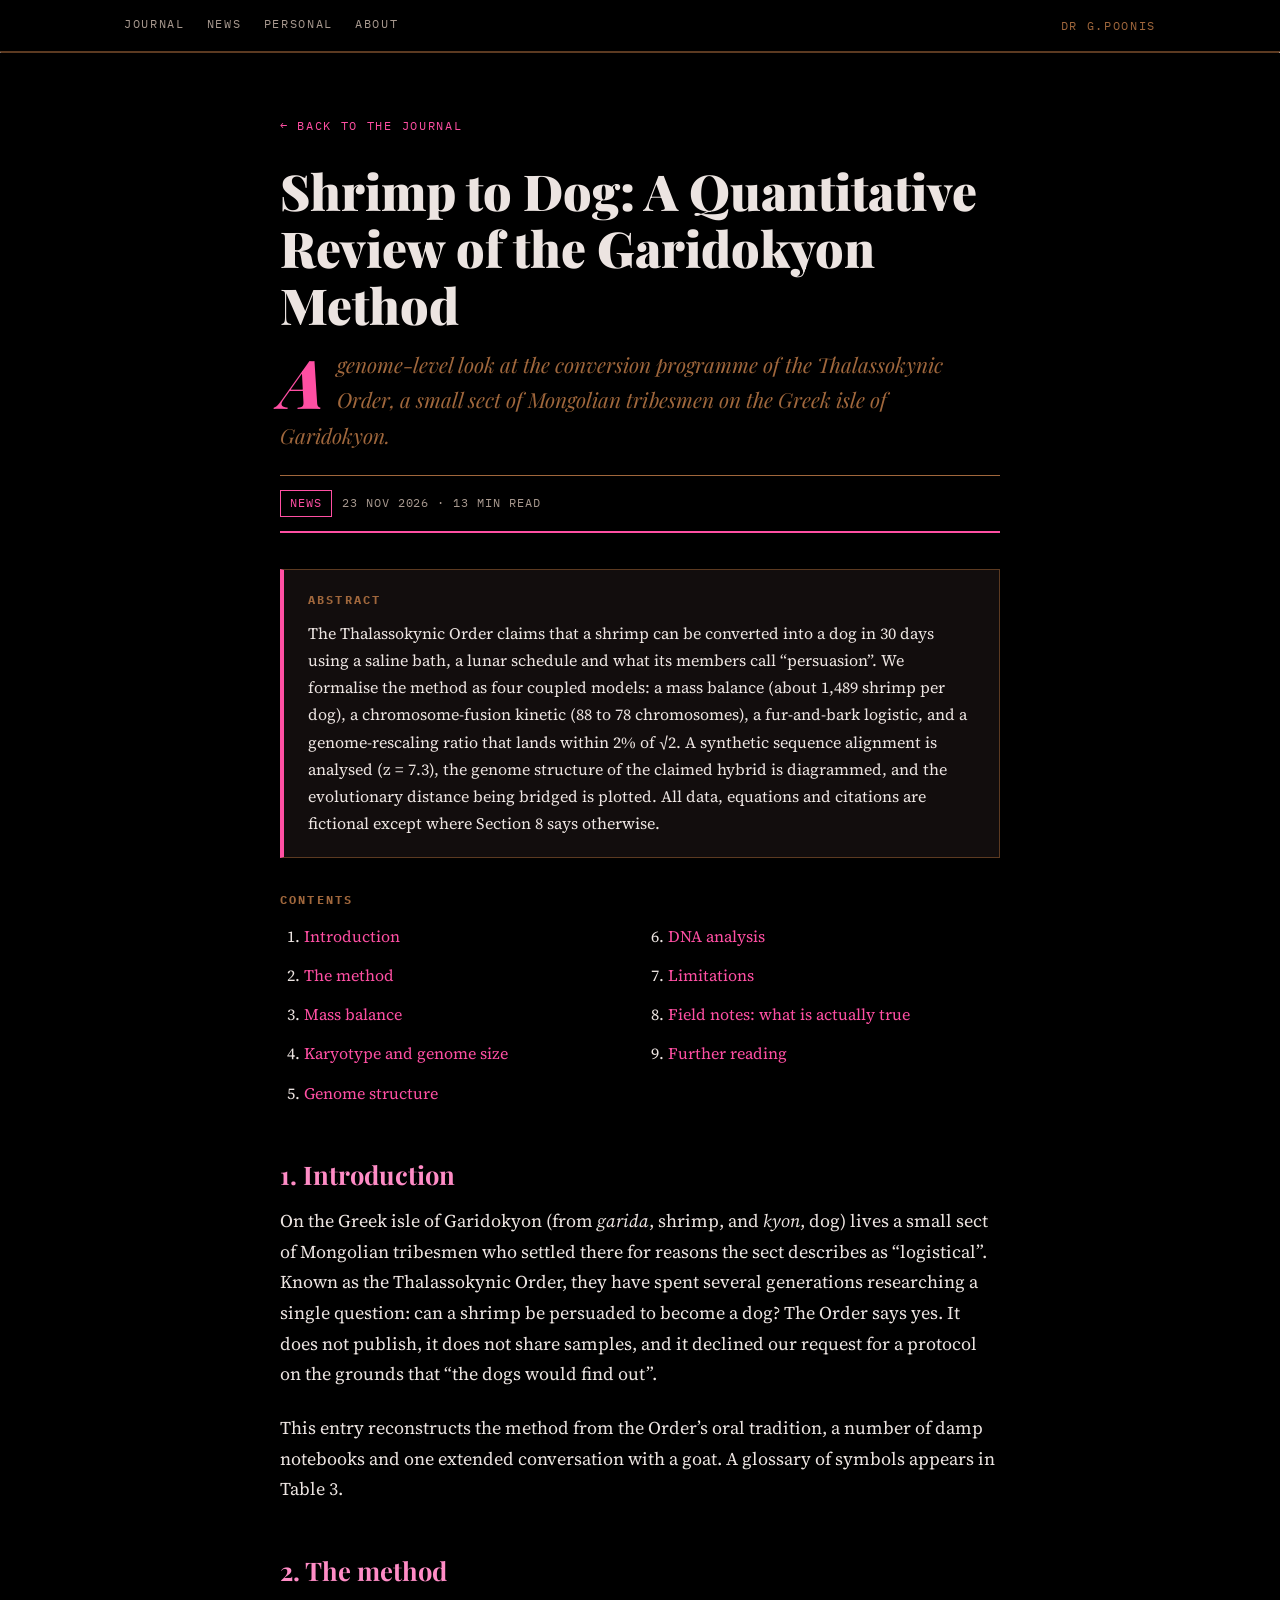
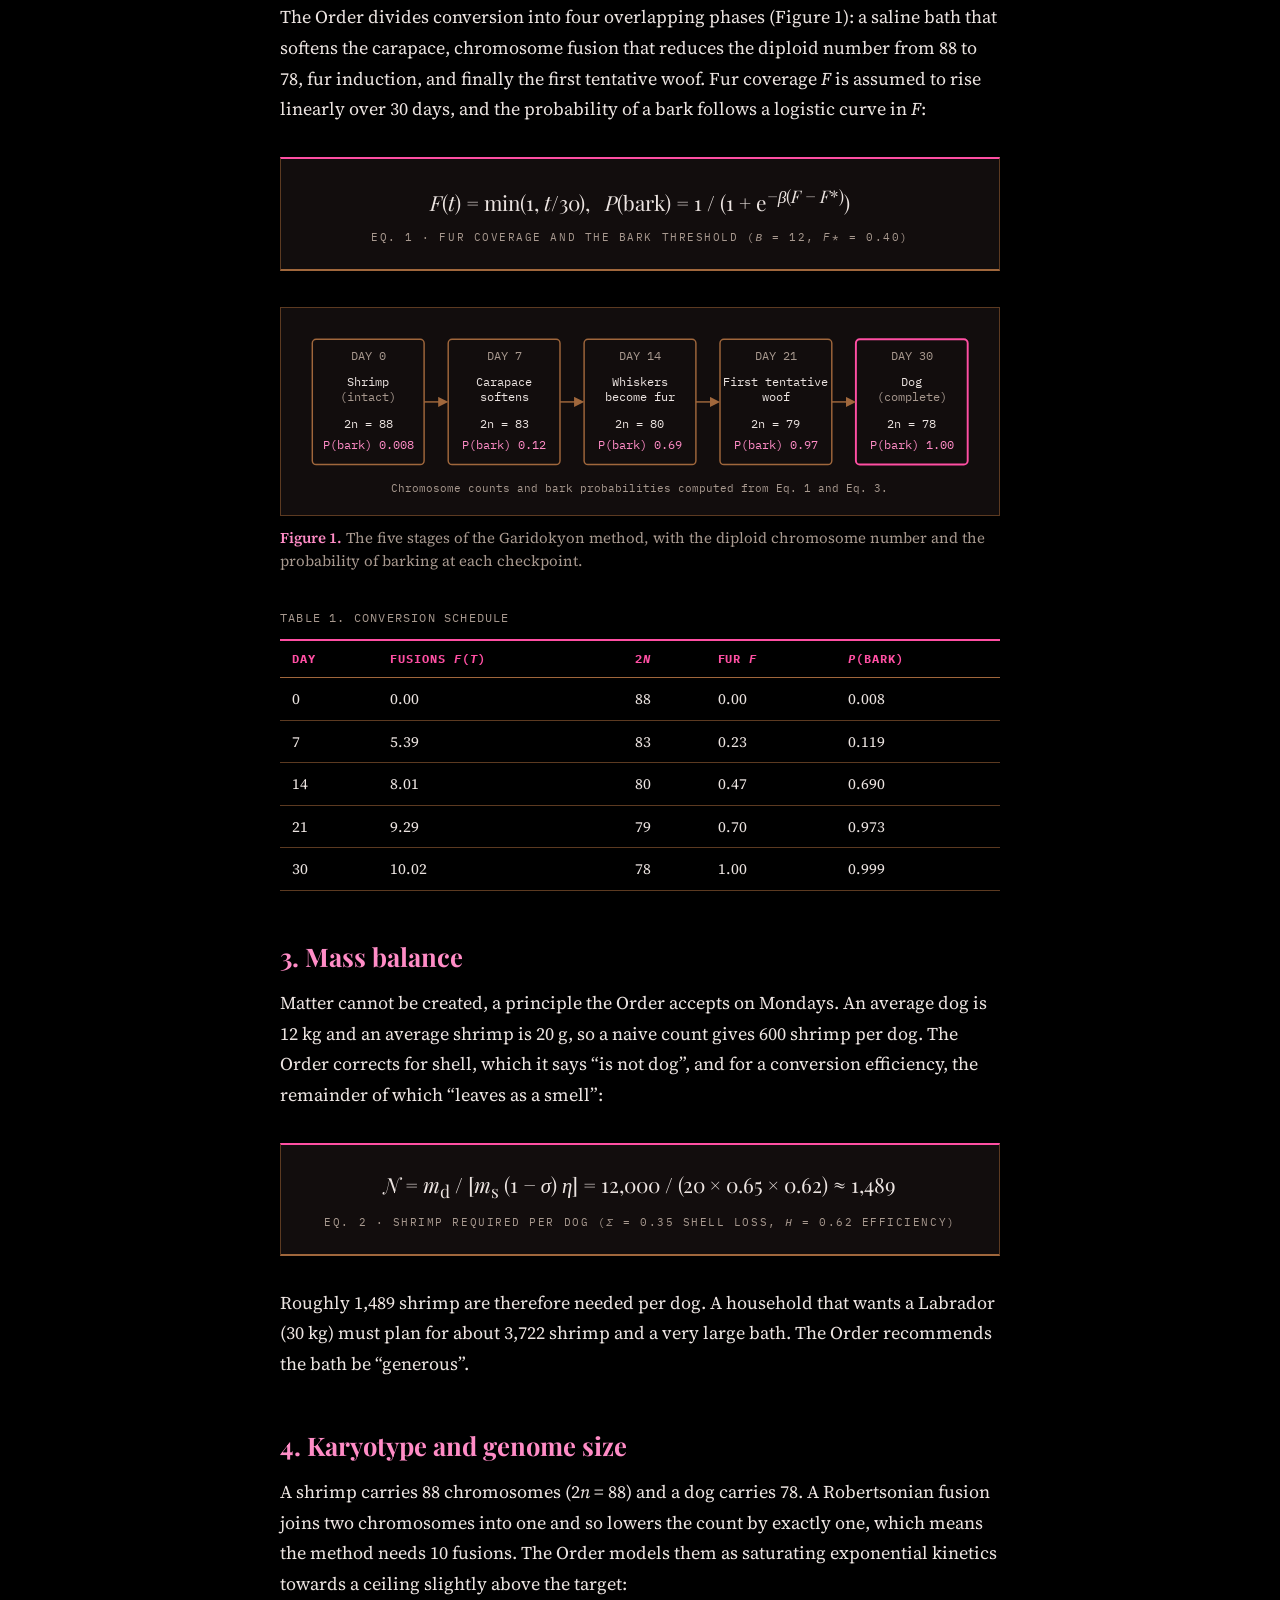
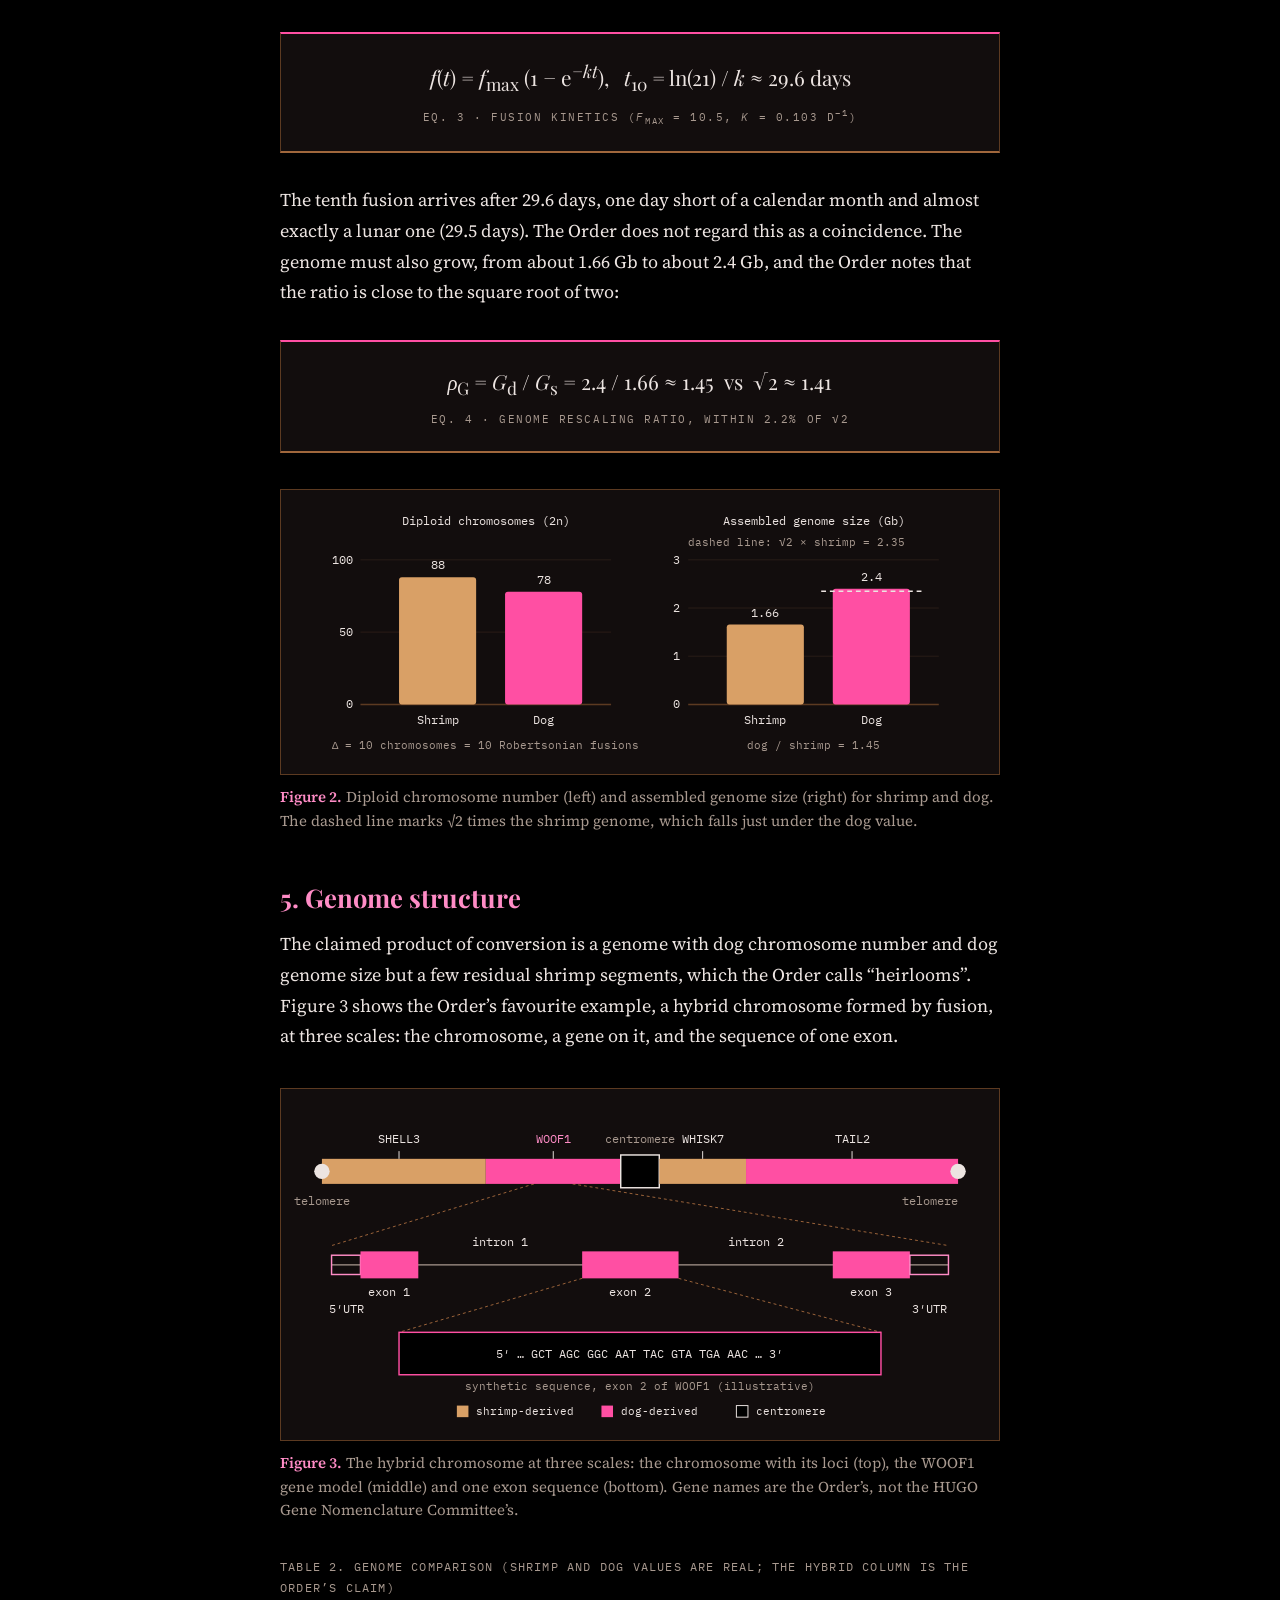
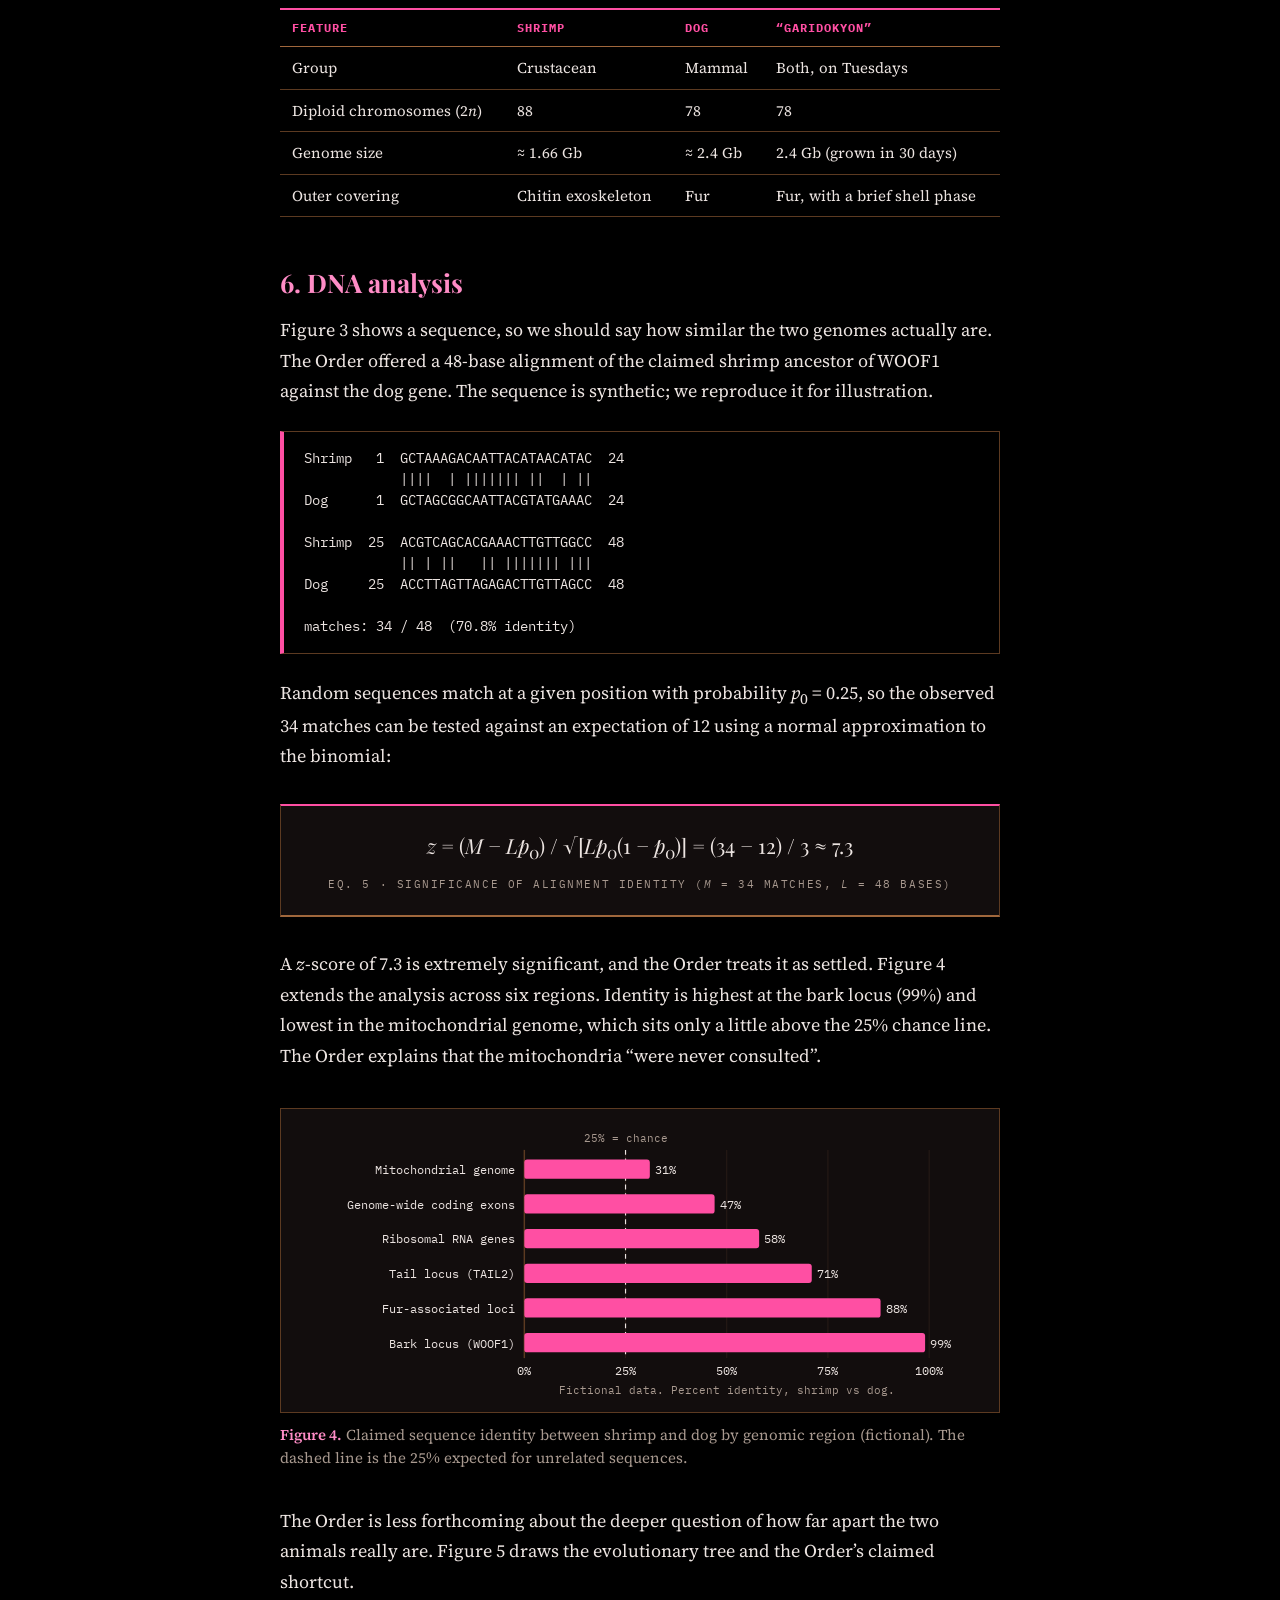
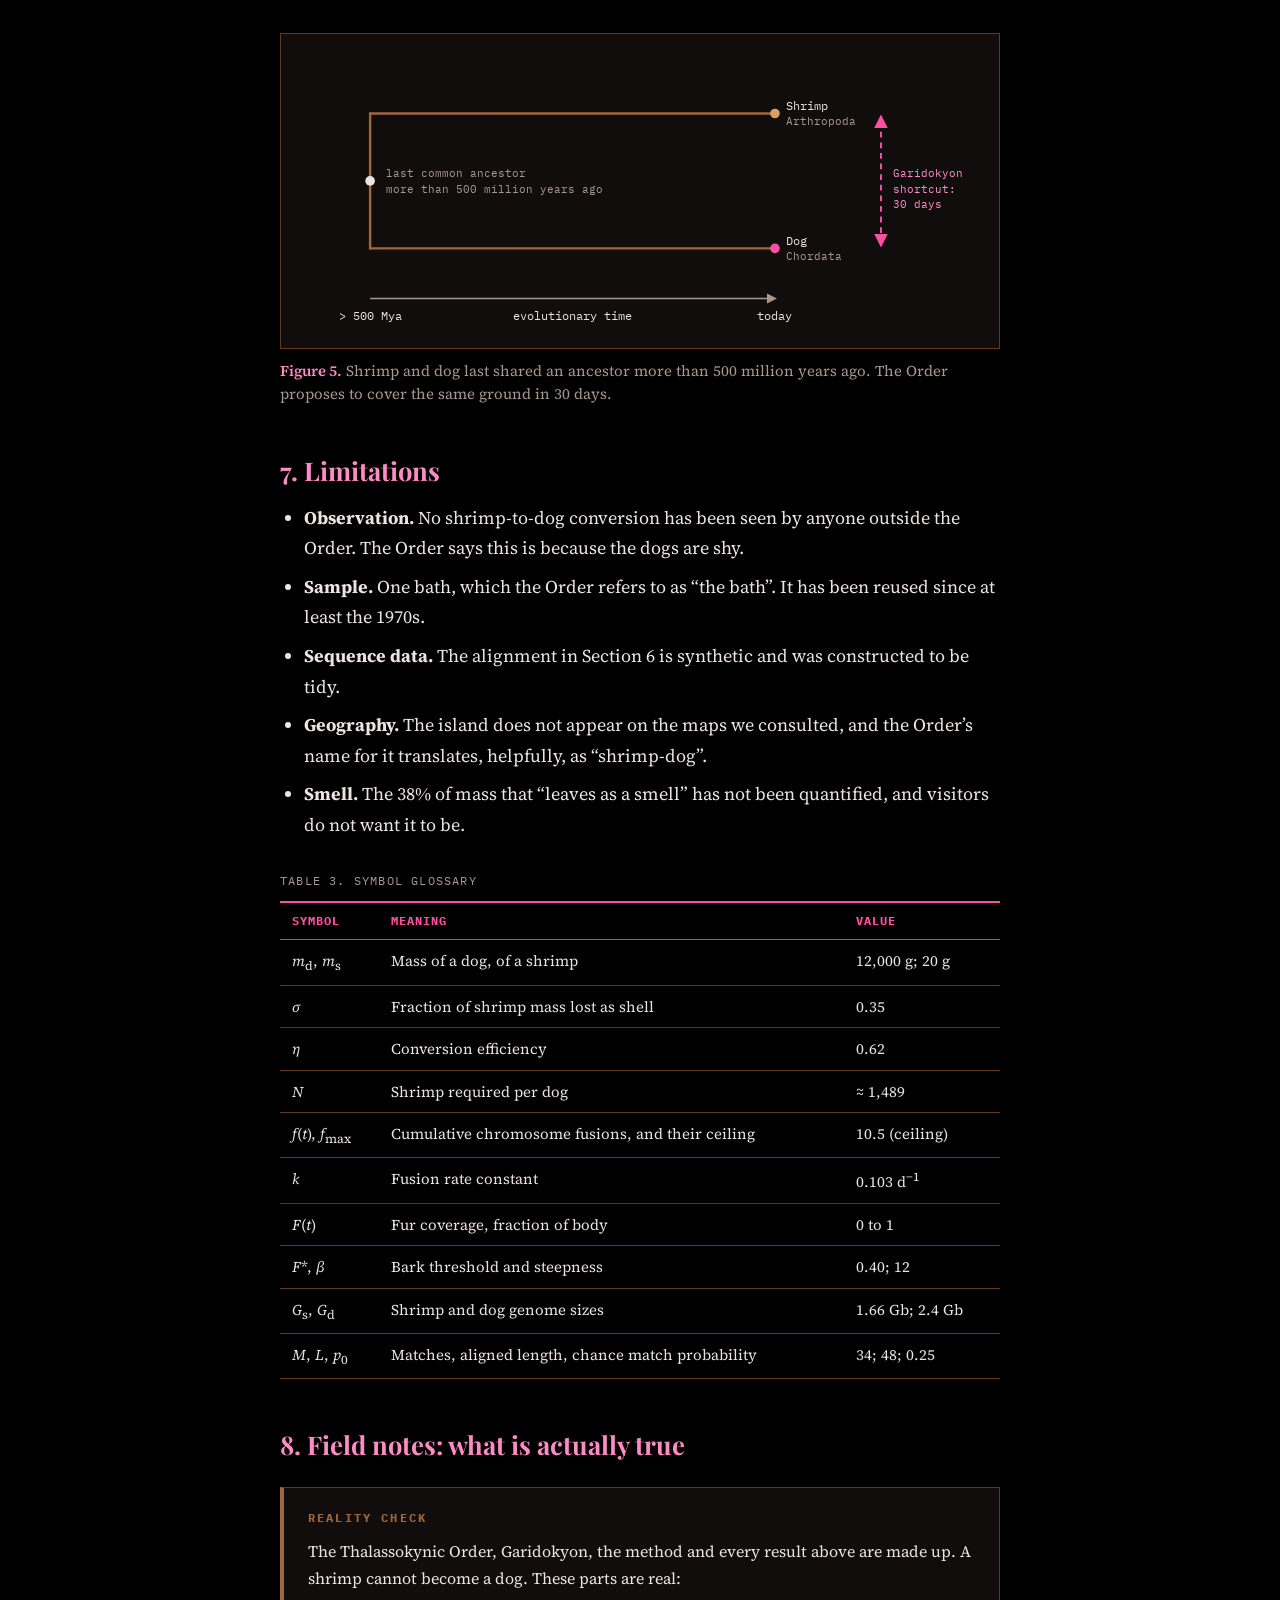
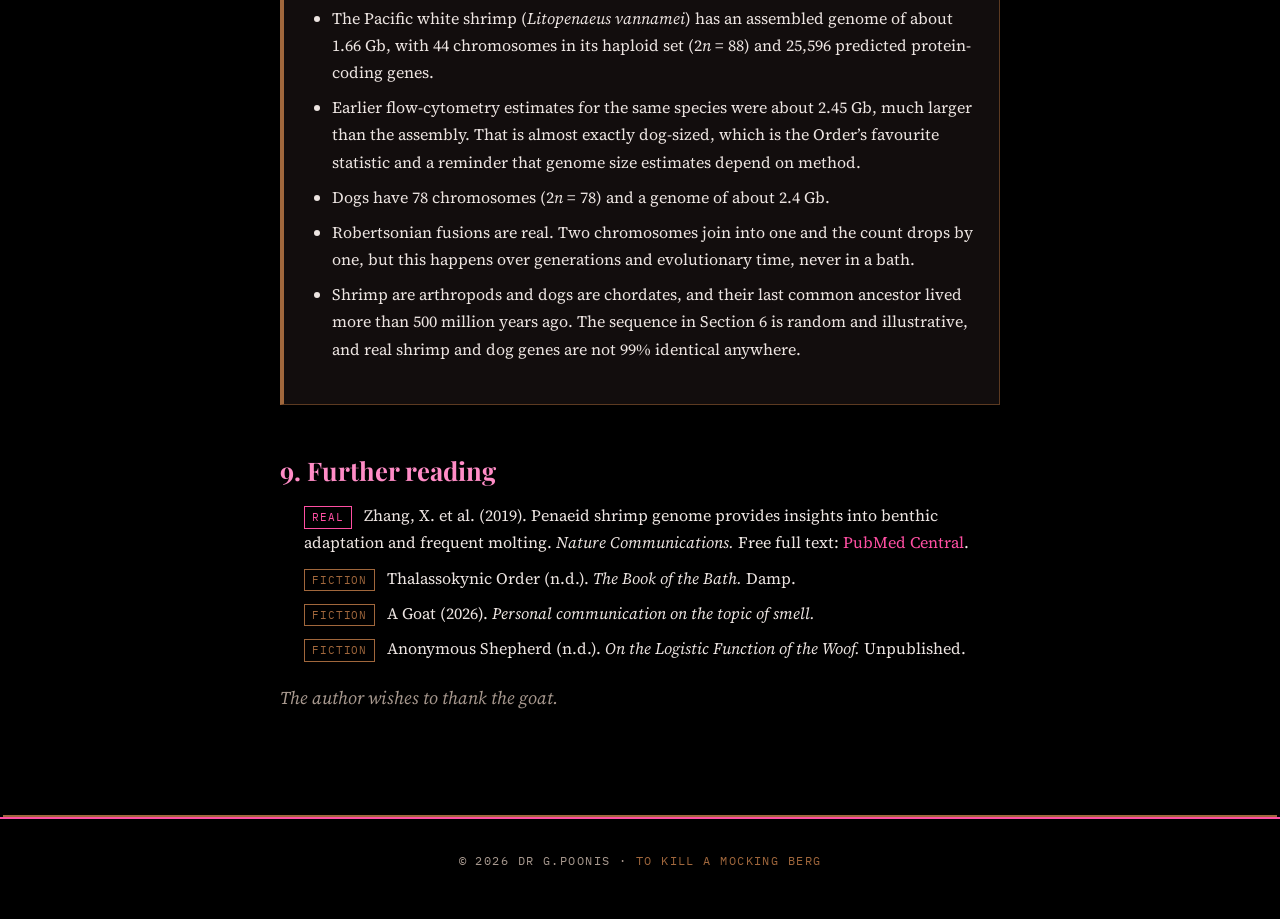
<file: post-2.html>
<!DOCTYPE html>
<html lang="en">
<head>
  <meta charset="UTF-8">
  <meta name="viewport" content="width=device-width, initial-scale=1">
  <title>Shrimp to Dog: The Garidokyon Method | Dr G.Poonis - To Kill a Mocking Berg</title>
  <meta name="description" content="A quantitative review of the shrimp-to-dog conversion method of the Thalassokynic Order, with equations, a DNA analysis, genome structure and diagrams.">
  <link rel="preconnect" href="https://fonts.googleapis.com">
  <link rel="preconnect" href="https://fonts.gstatic.com" crossorigin>
  <link href="https://fonts.googleapis.com/css2?family=IBM+Plex+Mono:wght@400;500&family=Playfair+Display:ital,wght@0,700;0,900;1,400&family=Source+Serif+4:ital,wght@0,400;0,600;1,400&display=swap" rel="stylesheet">
  <link rel="stylesheet" href="style.css">
</head>
<body>

  <div class="topbar">
    <div class="wrap">
      <nav>
        <a href="index.html">Journal</a>
        <a href="index.html#posts">News</a>
        <a href="index.html#posts">Personal</a>
        <a href="index.html#about">About</a>
      </nav>
      <span class="date">Dr G.Poonis</span>
    </div>
  </div>
  <hr class="rule thin">

  <main class="wrap">
    <article class="article">
      <a class="back" href="index.html">&larr; Back to the journal</a>

      <h1>Shrimp to Dog: A Quantitative Review of the Garidokyon Method</h1>
      <p class="lede">A genome-level look at the conversion programme of the Thalassokynic Order, a small sect of Mongolian tribesmen on the Greek isle of Garidokyon.</p>

      <div class="meta byline"><span class="tag news">News</span>23 Nov 2026 &middot; 13 min read</div>

      <div class="abstract">
        <h3>Abstract</h3>
        <p class="plain">The Thalassokynic Order claims that a shrimp can be converted into a dog in 30 days using a saline bath, a lunar schedule and what its members call &ldquo;persuasion&rdquo;. We formalise the method as four coupled models: a mass balance (about 1,489 shrimp per dog), a chromosome-fusion kinetic (88 to 78 chromosomes), a fur-and-bark logistic, and a genome-rescaling ratio that lands within 2% of &radic;2. A synthetic sequence alignment is analysed (z&nbsp;=&nbsp;7.3), the genome structure of the claimed hybrid is diagrammed, and the evolutionary distance being bridged is plotted. All data, equations and citations are fictional except where Section&nbsp;8 says otherwise.</p>
      </div>

      <nav class="toc" aria-label="Contents">
        <h3>Contents</h3>
        <ol>
          <li><a href="#s1">Introduction</a></li>
          <li><a href="#s2">The method</a></li>
          <li><a href="#s3">Mass balance</a></li>
          <li><a href="#s4">Karyotype and genome size</a></li>
          <li><a href="#s5">Genome structure</a></li>
          <li><a href="#s6">DNA analysis</a></li>
          <li><a href="#s7">Limitations</a></li>
          <li><a href="#s8">Field notes: what is actually true</a></li>
          <li><a href="#s9">Further reading</a></li>
        </ol>
      </nav>

      <h2 id="s1">1. Introduction</h2>

      <p>On the Greek isle of Garidokyon (from <i>garida</i>, shrimp, and <i>kyon</i>, dog) lives a small sect of Mongolian tribesmen who settled there for reasons the sect describes as &ldquo;logistical&rdquo;. Known as the Thalassokynic Order, they have spent several generations researching a single question: can a shrimp be persuaded to become a dog? The Order says yes. It does not publish, it does not share samples, and it declined our request for a protocol on the grounds that &ldquo;the dogs would find out&rdquo;.</p>

      <p>This entry reconstructs the method from the Order&rsquo;s oral tradition, a number of damp notebooks and one extended conversation with a goat. A glossary of symbols appears in Table&nbsp;3.</p>

      <h2 id="s2">2. The method</h2>

      <p>The Order divides conversion into four overlapping phases (Figure&nbsp;1): a saline bath that softens the carapace, chromosome fusion that reduces the diploid number from 88 to 78, fur induction, and finally the first tentative woof. Fur coverage <i>F</i> is assumed to rise linearly over 30 days, and the probability of a bark follows a logistic curve in <i>F</i>:</p>

      <div class="equation tech">
        <i>F</i>(<i>t</i>) = min(1, <i>t</i>/30),&nbsp;&nbsp; <i>P</i>(bark) = 1 / (1 + e<sup>&minus;<i>&beta;</i>(<i>F</i> &minus; <i>F</i>*)</sup>)
        <small>Eq. 1 &middot; Fur coverage and the Bark Threshold (<i>&beta;</i> = 12, <i>F</i>* = 0.40)</small>
      </div>

      <figure class="fig">
        <div class="fig-scroll">
          <svg viewBox="0 0 720 190" role="img" aria-labelledby="f1t f1d">
            <title id="f1t">Figure 1: The five stages of the Garidokyon method</title>
            <desc id="f1d">Five boxes in a row. Day 0, shrimp with 88 chromosomes and bark probability 0.008. Day 7, carapace softens, 83 chromosomes, bark probability 0.12. Day 14, whiskers become fur, 80 chromosomes, bark probability 0.69. Day 21, first tentative woof, 79 chromosomes, bark probability 0.97. Day 30, dog, 78 chromosomes, bark probability 1.00.</desc>
            <defs>
              <marker id="f1a" viewBox="0 0 10 10" refX="8" refY="5" markerWidth="7" markerHeight="7" orient="auto-start-reverse"><path d="M0 0L10 5L0 10z" fill="#a0673c"/></marker>
            </defs>
            <g fill="#120d0d" stroke="#a0673c" stroke-width="1.5">
              <rect x="20" y="20" width="116" height="130" rx="4"/>
              <rect x="161" y="20" width="116" height="130" rx="4"/>
              <rect x="302" y="20" width="116" height="130" rx="4"/>
              <rect x="443" y="20" width="116" height="130" rx="4"/>
            </g>
            <rect x="584" y="20" width="116" height="130" rx="4" fill="#120d0d" stroke="#ff4fa3" stroke-width="2"/>
            <g text-anchor="middle" class="lg">
              <text x="78" y="42" class="m">DAY 0</text>
              <text x="78" y="68">Shrimp</text><text x="78" y="84" class="m">(intact)</text>
              <text x="78" y="112">2n = 88</text><text x="78" y="134" class="p">P(bark) 0.008</text>

              <text x="219" y="42" class="m">DAY 7</text>
              <text x="219" y="68">Carapace</text><text x="219" y="84">softens</text>
              <text x="219" y="112">2n = 83</text><text x="219" y="134" class="p">P(bark) 0.12</text>

              <text x="360" y="42" class="m">DAY 14</text>
              <text x="360" y="68">Whiskers</text><text x="360" y="84">become fur</text>
              <text x="360" y="112">2n = 80</text><text x="360" y="134" class="p">P(bark) 0.69</text>

              <text x="501" y="42" class="m">DAY 21</text>
              <text x="501" y="68">First tentative</text><text x="501" y="84">woof</text>
              <text x="501" y="112">2n = 79</text><text x="501" y="134" class="p">P(bark) 0.97</text>

              <text x="642" y="42" class="m">DAY 30</text>
              <text x="642" y="68">Dog</text><text x="642" y="84" class="m">(complete)</text>
              <text x="642" y="112">2n = 78</text><text x="642" y="134" class="p">P(bark) 1.00</text>
            </g>
            <g stroke="#a0673c" stroke-width="1.5" marker-end="url(#f1a)">
              <line x1="136" y1="85" x2="159" y2="85"/>
              <line x1="277" y1="85" x2="300" y2="85"/>
              <line x1="418" y1="85" x2="441" y2="85"/>
              <line x1="559" y1="85" x2="582" y2="85"/>
            </g>
            <text x="360" y="178" text-anchor="middle" class="m lg">Chromosome counts and bark probabilities computed from Eq. 1 and Eq. 3.</text>
          </svg>
        </div>
        <figcaption><b>Figure 1.</b> The five stages of the Garidokyon method, with the diploid chromosome number and the probability of barking at each checkpoint.</figcaption>
      </figure>

      <div class="table-wrap">
        <table>
          <caption>Table 1. Conversion schedule</caption>
          <thead><tr><th>Day</th><th>Fusions <i>f</i>(<i>t</i>)</th><th>2<i>n</i></th><th>Fur <i>F</i></th><th><i>P</i>(bark)</th></tr></thead>
          <tbody>
            <tr><td>0</td><td>0.00</td><td>88</td><td>0.00</td><td>0.008</td></tr>
            <tr><td>7</td><td>5.39</td><td>83</td><td>0.23</td><td>0.119</td></tr>
            <tr><td>14</td><td>8.01</td><td>80</td><td>0.47</td><td>0.690</td></tr>
            <tr><td>21</td><td>9.29</td><td>79</td><td>0.70</td><td>0.973</td></tr>
            <tr><td>30</td><td>10.02</td><td>78</td><td>1.00</td><td>0.999</td></tr>
          </tbody>
        </table>
      </div>

      <h2 id="s3">3. Mass balance</h2>

      <p>Matter cannot be created, a principle the Order accepts on Mondays. An average dog is 12&nbsp;kg and an average shrimp is 20&nbsp;g, so a naive count gives 600 shrimp per dog. The Order corrects for shell, which it says &ldquo;is not dog&rdquo;, and for a conversion efficiency, the remainder of which &ldquo;leaves as a smell&rdquo;:</p>

      <div class="equation tech">
        <i>N</i> = <i>m</i><sub>d</sub> / [<i>m</i><sub>s</sub> (1 &minus; <i>&sigma;</i>) <i>&eta;</i>] = 12,000 / (20 &times; 0.65 &times; 0.62) &asymp; 1,489
        <small>Eq. 2 &middot; Shrimp required per dog (<i>&sigma;</i> = 0.35 shell loss, <i>&eta;</i> = 0.62 efficiency)</small>
      </div>

      <p>Roughly 1,489 shrimp are therefore needed per dog. A household that wants a Labrador (30&nbsp;kg) must plan for about 3,722 shrimp and a very large bath. The Order recommends the bath be &ldquo;generous&rdquo;.</p>

      <h2 id="s4">4. Karyotype and genome size</h2>

      <p>A shrimp carries 88 chromosomes (2<i>n</i>&nbsp;=&nbsp;88) and a dog carries 78. A Robertsonian fusion joins two chromosomes into one and so lowers the count by exactly one, which means the method needs 10 fusions. The Order models them as saturating exponential kinetics towards a ceiling slightly above the target:</p>

      <div class="equation tech">
        <i>f</i>(<i>t</i>) = <i>f</i><sub>max</sub> (1 &minus; e<sup>&minus;<i>kt</i></sup>),&nbsp;&nbsp; <i>t</i><sub>10</sub> = ln(21) / <i>k</i> &asymp; 29.6 days
        <small>Eq. 3 &middot; Fusion kinetics (<i>f</i><sub>max</sub> = 10.5, <i>k</i> = 0.103 d<sup>&minus;1</sup>)</small>
      </div>

      <p>The tenth fusion arrives after 29.6 days, one day short of a calendar month and almost exactly a lunar one (29.5 days). The Order does not regard this as a coincidence. The genome must also grow, from about 1.66&nbsp;Gb to about 2.4&nbsp;Gb, and the Order notes that the ratio is close to the square root of two:</p>

      <div class="equation tech">
        <i>&rho;</i><sub>G</sub> = <i>G</i><sub>d</sub> / <i>G</i><sub>s</sub> = 2.4 / 1.66 &asymp; 1.45 &nbsp;vs&nbsp; &radic;2 &asymp; 1.41
        <small>Eq. 4 &middot; Genome rescaling ratio, within 2.2% of &radic;2</small>
      </div>

      <figure class="fig">
        <div class="fig-scroll">
          <svg viewBox="0 0 720 270" role="img" aria-labelledby="f2t f2d">
            <title id="f2t">Figure 2: Shrimp versus dog, chromosomes and genome size</title>
            <desc id="f2d">Two bar charts side by side. The left shows diploid chromosome number: shrimp 88, dog 78, a difference of 10. The right shows genome size in gigabases: shrimp 1.66, dog 2.4, with a dashed line at 2.35, which is the square root of two times the shrimp value.</desc>
            <g class="m lg" text-anchor="middle">
              <text x="200" y="24">Diploid chromosomes (2n)</text>
              <text x="540" y="24">Assembled genome size (Gb)</text>
            </g>
            <g stroke="#2a1d17" stroke-width="1">
              <line x1="70" y1="60" x2="330" y2="60"/>
              <line x1="70" y1="135" x2="330" y2="135"/>
              <line x1="410" y1="60" x2="670" y2="60"/>
              <line x1="410" y1="110" x2="670" y2="110"/>
              <line x1="410" y1="160" x2="670" y2="160"/>
            </g>
            <line x1="70" y1="210" x2="330" y2="210" stroke="#5c3a21" stroke-width="1.5"/>
            <line x1="410" y1="210" x2="670" y2="210" stroke="#5c3a21" stroke-width="1.5"/>
            <g class="m lg" text-anchor="end">
              <text x="62" y="64">100</text>
              <text x="62" y="139">50</text>
              <text x="62" y="214">0</text>
              <text x="402" y="64">3</text>
              <text x="402" y="114">2</text>
              <text x="402" y="164">1</text>
              <text x="402" y="214">0</text>
            </g>
            <rect x="110" y="78" width="80" height="132" rx="3" fill="#d9a066"/>
            <rect x="220" y="93" width="80" height="117" rx="3" fill="#ff4fa3"/>
            <rect x="450" y="127" width="80" height="83" rx="3" fill="#d9a066"/>
            <rect x="560" y="90" width="80" height="120" rx="3" fill="#ff4fa3"/>
            <line x1="548" y1="92.6" x2="652" y2="92.6" stroke="#ece4e1" stroke-width="1.5" stroke-dasharray="5 4"/>
            <g text-anchor="middle">
              <text x="150" y="70">88</text>
              <text x="260" y="85">78</text>
              <text x="490" y="119">1.66</text>
              <text x="600" y="82">2.4</text>
              <text x="150" y="230">Shrimp</text>
              <text x="260" y="230">Dog</text>
              <text x="490" y="230">Shrimp</text>
              <text x="600" y="230">Dog</text>
            </g>
            <text x="410" y="46" class="m lg">dashed line: &#8730;2 &#215; shrimp = 2.35</text>
            <text x="200" y="256" text-anchor="middle" class="m lg">&#916; = 10 chromosomes = 10 Robertsonian fusions</text>
            <text x="540" y="256" text-anchor="middle" class="m lg">dog / shrimp = 1.45</text>
          </svg>
        </div>
        <figcaption><b>Figure 2.</b> Diploid chromosome number (left) and assembled genome size (right) for shrimp and dog. The dashed line marks &radic;2 times the shrimp genome, which falls just under the dog value.</figcaption>
      </figure>

      <h2 id="s5">5. Genome structure</h2>

      <p>The claimed product of conversion is a genome with dog chromosome number and dog genome size but a few residual shrimp segments, which the Order calls &ldquo;heirlooms&rdquo;. Figure&nbsp;3 shows the Order&rsquo;s favourite example, a hybrid chromosome formed by fusion, at three scales: the chromosome, a gene on it, and the sequence of one exon.</p>

      <figure class="fig">
        <div class="fig-scroll">
          <svg viewBox="0 0 720 340" role="img" aria-labelledby="f3t f3d">
            <title id="f3t">Figure 3: Structure of the hybrid chromosome at three scales</title>
            <desc id="f3d">Top: a hybrid chromosome with shrimp-derived and dog-derived segments, a central centromere at the fusion point, telomeres at both ends and four labelled loci. Middle: the gene model of the WOOF1 locus with a 5 prime UTR, three exons, two introns and a 3 prime UTR. Bottom: the DNA sequence of one exon.</desc>
            <g stroke="#a0673c" stroke-width="1" stroke-dasharray="3 3" fill="none">
              <line x1="250" y1="86" x2="40" y2="150"/>
              <line x1="290" y1="86" x2="680" y2="150"/>
              <line x1="300" y1="184" x2="110" y2="240"/>
              <line x1="400" y1="184" x2="610" y2="240"/>
            </g>
            <rect x="30" y="60" width="170" height="26" fill="#d9a066"/>
            <rect x="200" y="60" width="140" height="26" fill="#ff4fa3"/>
            <rect x="340" y="56" width="40" height="34" fill="#000" stroke="#ece4e1" stroke-width="1.5"/>
            <rect x="380" y="60" width="90" height="26" fill="#d9a066"/>
            <rect x="470" y="60" width="220" height="26" fill="#ff4fa3"/>
            <circle cx="30" cy="73" r="8" fill="#ece4e1"/>
            <circle cx="690" cy="73" r="8" fill="#ece4e1"/>
            <g stroke="#ece4e1" stroke-width="1">
              <line x1="110" y1="52" x2="110" y2="60"/>
              <line x1="270" y1="52" x2="270" y2="60"/>
              <line x1="425" y1="52" x2="425" y2="60"/>
              <line x1="580" y1="52" x2="580" y2="60"/>
            </g>
            <g text-anchor="middle" class="lg">
              <text x="110" y="44">SHELL3</text>
              <text x="270" y="44" class="p">WOOF1</text>
              <text x="425" y="44">WHISK7</text>
              <text x="580" y="44">TAIL2</text>
              <text x="360" y="44" class="m">centromere</text>
              <text x="30" y="108" class="m">telomere</text>
              <text x="690" y="108" text-anchor="end" class="m">telomere</text>
            </g>
            <line x1="40" y1="170" x2="680" y2="170" stroke="#a8998f" stroke-width="1.5"/>
            <rect x="40" y="160" width="30" height="20" fill="none" stroke="#ff8cc6" stroke-width="1.5"/>
            <rect x="70" y="156" width="60" height="28" fill="#ff4fa3"/>
            <rect x="300" y="156" width="100" height="28" fill="#ff4fa3"/>
            <rect x="560" y="156" width="80" height="28" fill="#ff4fa3"/>
            <rect x="640" y="160" width="40" height="20" fill="none" stroke="#ff8cc6" stroke-width="1.5"/>
            <g text-anchor="middle" class="lg m">
              <text x="55" y="220">5&#8242;UTR</text>
              <text x="100" y="202">exon 1</text>
              <text x="350" y="202">exon 2</text>
              <text x="600" y="202">exon 3</text>
              <text x="660" y="220">3&#8242;UTR</text>
              <text x="215" y="150">intron 1</text>
              <text x="480" y="150">intron 2</text>
            </g>
            <rect x="110" y="240" width="500" height="44" fill="#000" stroke="#ff4fa3" stroke-width="1.5"/>
            <text x="360" y="267" text-anchor="middle">5&#8242; &#8230; GCT AGC GGC AAT TAC GTA TGA AAC &#8230; 3&#8242;</text>
            <text x="360" y="300" text-anchor="middle" class="m lg">synthetic sequence, exon 2 of WOOF1 (illustrative)</text>
            <rect x="170" y="316" width="12" height="12" fill="#d9a066"/>
            <text x="190" y="326" class="lg">shrimp-derived</text>
            <rect x="320" y="316" width="12" height="12" fill="#ff4fa3"/>
            <text x="340" y="326" class="lg">dog-derived</text>
            <rect x="460" y="316" width="12" height="12" fill="#000" stroke="#ece4e1"/>
            <text x="480" y="326" class="lg">centromere</text>
          </svg>
        </div>
        <figcaption><b>Figure 3.</b> The hybrid chromosome at three scales: the chromosome with its loci (top), the WOOF1 gene model (middle) and one exon sequence (bottom). Gene names are the Order&rsquo;s, not the HUGO Gene Nomenclature Committee&rsquo;s.</figcaption>
      </figure>

      <div class="table-wrap">
        <table>
          <caption>Table 2. Genome comparison (shrimp and dog values are real; the hybrid column is the Order&rsquo;s claim)</caption>
          <thead><tr><th>Feature</th><th>Shrimp</th><th>Dog</th><th>&ldquo;Garidokyon&rdquo;</th></tr></thead>
          <tbody>
            <tr><td>Group</td><td>Crustacean</td><td>Mammal</td><td>Both, on Tuesdays</td></tr>
            <tr><td>Diploid chromosomes (2<i>n</i>)</td><td>88</td><td>78</td><td>78</td></tr>
            <tr><td>Genome size</td><td>&asymp; 1.66 Gb</td><td>&asymp; 2.4 Gb</td><td>2.4 Gb (grown in 30 days)</td></tr>
            <tr><td>Outer covering</td><td>Chitin exoskeleton</td><td>Fur</td><td>Fur, with a brief shell phase</td></tr>
          </tbody>
        </table>
      </div>

      <h2 id="s6">6. DNA analysis</h2>

      <p>Figure&nbsp;3 shows a sequence, so we should say how similar the two genomes actually are. The Order offered a 48-base alignment of the claimed shrimp ancestor of WOOF1 against the dog gene. The sequence is synthetic; we reproduce it for illustration.</p>

      <pre class="seq" aria-label="Alignment of a 48 base shrimp sequence against a dog sequence">Shrimp   1  GCTAAAGACAATTACATAACATAC  24
            ||||  | ||||||| ||  | ||
Dog      1  GCTAGCGGCAATTACGTATGAAAC  24

Shrimp  25  ACGTCAGCACGAAACTTGTTGGCC  48
            || | ||   || ||||||| |||
Dog     25  ACCTTAGTTAGAGACTTGTTAGCC  48

matches: 34 / 48  (70.8% identity)</pre>

      <p>Random sequences match at a given position with probability <i>p</i><sub>0</sub>&nbsp;=&nbsp;0.25, so the observed 34 matches can be tested against an expectation of 12 using a normal approximation to the binomial:</p>

      <div class="equation tech">
        <i>z</i> = (<i>M</i> &minus; <i>Lp</i><sub>0</sub>) / &radic;[<i>Lp</i><sub>0</sub>(1 &minus; <i>p</i><sub>0</sub>)] = (34 &minus; 12) / 3 &asymp; 7.3
        <small>Eq. 5 &middot; Significance of alignment identity (<i>M</i> = 34 matches, <i>L</i> = 48 bases)</small>
      </div>

      <p>A <i>z</i>-score of 7.3 is extremely significant, and the Order treats it as settled. Figure&nbsp;4 extends the analysis across six regions. Identity is highest at the bark locus (99%) and lowest in the mitochondrial genome, which sits only a little above the 25% chance line. The Order explains that the mitochondria &ldquo;were never consulted&rdquo;.</p>

      <figure class="fig">
        <div class="fig-scroll">
          <svg viewBox="0 0 720 290" role="img" aria-labelledby="f4t f4d">
            <title id="f4t">Figure 4: Claimed sequence identity by region</title>
            <desc id="f4d">Horizontal bar chart of fictional percent identity between shrimp and dog across six regions: mitochondrial genome 31, genome-wide coding exons 47, ribosomal RNA genes 58, tail locus 71, fur-associated loci 88, bark locus 99. A dashed line marks 25 percent, the identity expected by chance.</desc>
            <g stroke="#2a1d17" stroke-width="1">
              <line x1="345" y1="30" x2="345" y2="246"/>
              <line x1="450" y1="30" x2="450" y2="246"/>
              <line x1="555" y1="30" x2="555" y2="246"/>
              <line x1="660" y1="30" x2="660" y2="246"/>
            </g>
            <line x1="240" y1="30" x2="240" y2="246" stroke="#5c3a21" stroke-width="1.5"/>
            <line x1="345" y1="30" x2="345" y2="246" stroke="#ece4e1" stroke-width="1.2" stroke-dasharray="5 4"/>
            <text x="345" y="22" text-anchor="middle" class="m lg">25% = chance</text>
            <g fill="#ff4fa3">
              <rect x="240" y="40" width="130.2" height="20" rx="3"/>
              <rect x="240" y="76" width="197.4" height="20" rx="3"/>
              <rect x="240" y="112" width="243.6" height="20" rx="3"/>
              <rect x="240" y="148" width="298.2" height="20" rx="3"/>
              <rect x="240" y="184" width="369.6" height="20" rx="3"/>
              <rect x="240" y="220" width="415.8" height="20" rx="3"/>
            </g>
            <g text-anchor="end">
              <text x="230" y="55">Mitochondrial genome</text>
              <text x="230" y="91">Genome-wide coding exons</text>
              <text x="230" y="127">Ribosomal RNA genes</text>
              <text x="230" y="163">Tail locus (TAIL2)</text>
              <text x="230" y="199">Fur-associated loci</text>
              <text x="230" y="235">Bark locus (WOOF1)</text>
            </g>
            <g class="lg">
              <text x="376" y="55">31%</text>
              <text x="443" y="91">47%</text>
              <text x="489" y="127">58%</text>
              <text x="544" y="163">71%</text>
              <text x="615" y="199">88%</text>
              <text x="661" y="235" fill="#ece4e1">99%</text>
            </g>
            <g class="m lg" text-anchor="middle">
              <text x="240" y="264">0%</text>
              <text x="345" y="264">25%</text>
              <text x="450" y="264">50%</text>
              <text x="555" y="264">75%</text>
              <text x="660" y="264">100%</text>
            </g>
            <text x="450" y="283" text-anchor="middle" class="m lg">Fictional data. Percent identity, shrimp vs dog.</text>
          </svg>
        </div>
        <figcaption><b>Figure 4.</b> Claimed sequence identity between shrimp and dog by genomic region (fictional). The dashed line is the 25% expected for unrelated sequences.</figcaption>
      </figure>

      <p>The Order is less forthcoming about the deeper question of how far apart the two animals really are. Figure&nbsp;5 draws the evolutionary tree and the Order&rsquo;s claimed shortcut.</p>

      <figure class="fig">
        <div class="fig-scroll">
          <svg viewBox="0 0 720 300" role="img" aria-labelledby="f5t f5d">
            <title id="f5t">Figure 5: Evolutionary distance between shrimp and dog</title>
            <desc id="f5d">A tree with a common ancestor on the left more than 500 million years ago, branching to shrimp at the top and dog at the bottom, both at the present day. A dashed pink line connects the two tips and is labelled Garidokyon shortcut, 30 days.</desc>
            <defs>
              <marker id="f5a" viewBox="0 0 10 10" refX="5" refY="5" markerWidth="7" markerHeight="7" orient="auto-start-reverse"><path d="M0 0L10 5L0 10z" fill="#ff4fa3"/></marker>
              <marker id="f5b" viewBox="0 0 10 10" refX="8" refY="5" markerWidth="7" markerHeight="7" orient="auto"><path d="M0 0L10 5L0 10z" fill="#a8998f"/></marker>
            </defs>
            <g stroke="#a0673c" stroke-width="2.5" fill="none" stroke-linecap="round">
              <line x1="80" y1="70" x2="80" y2="210"/>
              <line x1="80" y1="70" x2="500" y2="70"/>
              <line x1="80" y1="210" x2="500" y2="210"/>
            </g>
            <circle cx="80" cy="140" r="5" fill="#ece4e1"/>
            <text x="96" y="136" class="m lg">last common ancestor</text>
            <text x="96" y="152" class="m lg">more than 500 million years ago</text>
            <circle cx="500" cy="70" r="5" fill="#d9a066"/>
            <circle cx="500" cy="210" r="5" fill="#ff4fa3"/>
            <text x="512" y="66">Shrimp</text><text x="512" y="82" class="m lg">Arthropoda</text>
            <text x="512" y="206">Dog</text><text x="512" y="222" class="m lg">Chordata</text>
            <line x1="610" y1="78" x2="610" y2="202" stroke="#ff4fa3" stroke-width="2" stroke-dasharray="6 5" marker-start="url(#f5a)" marker-end="url(#f5a)"/>
            <text x="622" y="136" class="p lg">Garidokyon</text>
            <text x="622" y="152" class="p lg">shortcut:</text>
            <text x="622" y="168" class="p lg">30 days</text>
            <line x1="80" y1="262" x2="500" y2="262" stroke="#a8998f" stroke-width="1.5" marker-end="url(#f5b)"/>
            <g class="m lg">
              <text x="80" y="284" text-anchor="middle">&gt; 500 Mya</text>
              <text x="290" y="284" text-anchor="middle">evolutionary time</text>
              <text x="500" y="284" text-anchor="middle">today</text>
            </g>
          </svg>
        </div>
        <figcaption><b>Figure 5.</b> Shrimp and dog last shared an ancestor more than 500 million years ago. The Order proposes to cover the same ground in 30 days.</figcaption>
      </figure>

      <h2 id="s7">7. Limitations</h2>

      <ul>
        <li><b>Observation.</b> No shrimp-to-dog conversion has been seen by anyone outside the Order. The Order says this is because the dogs are shy.</li>
        <li><b>Sample.</b> One bath, which the Order refers to as &ldquo;the bath&rdquo;. It has been reused since at least the 1970s.</li>
        <li><b>Sequence data.</b> The alignment in Section&nbsp;6 is synthetic and was constructed to be tidy.</li>
        <li><b>Geography.</b> The island does not appear on the maps we consulted, and the Order&rsquo;s name for it translates, helpfully, as &ldquo;shrimp-dog&rdquo;.</li>
        <li><b>Smell.</b> The 38% of mass that &ldquo;leaves as a smell&rdquo; has not been quantified, and visitors do not want it to be.</li>
      </ul>

      <div class="table-wrap">
        <table>
          <caption>Table 3. Symbol glossary</caption>
          <thead><tr><th>Symbol</th><th>Meaning</th><th>Value</th></tr></thead>
          <tbody>
            <tr><td><i>m</i><sub>d</sub>, <i>m</i><sub>s</sub></td><td>Mass of a dog, of a shrimp</td><td>12,000&nbsp;g; 20&nbsp;g</td></tr>
            <tr><td><i>&sigma;</i></td><td>Fraction of shrimp mass lost as shell</td><td>0.35</td></tr>
            <tr><td><i>&eta;</i></td><td>Conversion efficiency</td><td>0.62</td></tr>
            <tr><td><i>N</i></td><td>Shrimp required per dog</td><td>&asymp; 1,489</td></tr>
            <tr><td><i>f</i>(<i>t</i>), <i>f</i><sub>max</sub></td><td>Cumulative chromosome fusions, and their ceiling</td><td>10.5 (ceiling)</td></tr>
            <tr><td><i>k</i></td><td>Fusion rate constant</td><td>0.103&nbsp;d<sup>&minus;1</sup></td></tr>
            <tr><td><i>F</i>(<i>t</i>)</td><td>Fur coverage, fraction of body</td><td>0 to 1</td></tr>
            <tr><td><i>F</i>*, <i>&beta;</i></td><td>Bark threshold and steepness</td><td>0.40; 12</td></tr>
            <tr><td><i>G</i><sub>s</sub>, <i>G</i><sub>d</sub></td><td>Shrimp and dog genome sizes</td><td>1.66&nbsp;Gb; 2.4&nbsp;Gb</td></tr>
            <tr><td><i>M</i>, <i>L</i>, <i>p</i><sub>0</sub></td><td>Matches, aligned length, chance match probability</td><td>34; 48; 0.25</td></tr>
          </tbody>
        </table>
      </div>

      <h2 id="s8">8. Field notes: what is actually true</h2>

      <div class="callout">
        <h3>Reality check</h3>
        <p class="plain">The Thalassokynic Order, Garidokyon, the method and every result above are made up. A shrimp cannot become a dog. These parts are real:</p>
        <ul>
          <li>The Pacific white shrimp (<i>Litopenaeus vannamei</i>) has an assembled genome of about 1.66&nbsp;Gb, with 44 chromosomes in its haploid set (2<i>n</i>&nbsp;=&nbsp;88) and 25,596 predicted protein-coding genes.</li>
          <li>Earlier flow-cytometry estimates for the same species were about 2.45&nbsp;Gb, much larger than the assembly. That is almost exactly dog-sized, which is the Order&rsquo;s favourite statistic and a reminder that genome size estimates depend on method.</li>
          <li>Dogs have 78 chromosomes (2<i>n</i>&nbsp;=&nbsp;78) and a genome of about 2.4&nbsp;Gb.</li>
          <li>Robertsonian fusions are real. Two chromosomes join into one and the count drops by one, but this happens over generations and evolutionary time, never in a bath.</li>
          <li>Shrimp are arthropods and dogs are chordates, and their last common ancestor lived more than 500 million years ago. The sequence in Section&nbsp;6 is random and illustrative, and real shrimp and dog genes are not 99% identical anywhere.</li>
        </ul>
      </div>

      <h2 id="s9">9. Further reading</h2>

      <ul class="refs">
        <li><span class="ref-tag real">Real</span> Zhang, X. et al. (2019). Penaeid shrimp genome provides insights into benthic adaptation and frequent molting. <i>Nature Communications.</i> Free full text: <a href="https://pmc.ncbi.nlm.nih.gov/articles/PMC6341167">PubMed Central</a>.</li>
        <li><span class="ref-tag fake">Fiction</span> Thalassokynic Order (n.d.). <i>The Book of the Bath.</i> Damp.</li>
        <li><span class="ref-tag fake">Fiction</span> A Goat (2026). <i>Personal communication on the topic of smell.</i></li>
        <li><span class="ref-tag fake">Fiction</span> Anonymous Shepherd (n.d.). <i>On the Logistic Function of the Woof.</i> Unpublished.</li>
      </ul>

      <p class="thanks"><i>The author wishes to thank the goat.</i></p>
    </article>
  </main>

  <footer>
    <div class="wrap">
      &copy; <span id="year"></span> Dr G.Poonis &middot; <a href="index.html">To Kill a Mocking Berg</a>
    </div>
  </footer>

  <script>document.getElementById('year').textContent = new Date().getFullYear();</script>
</body>
</html>
</file>
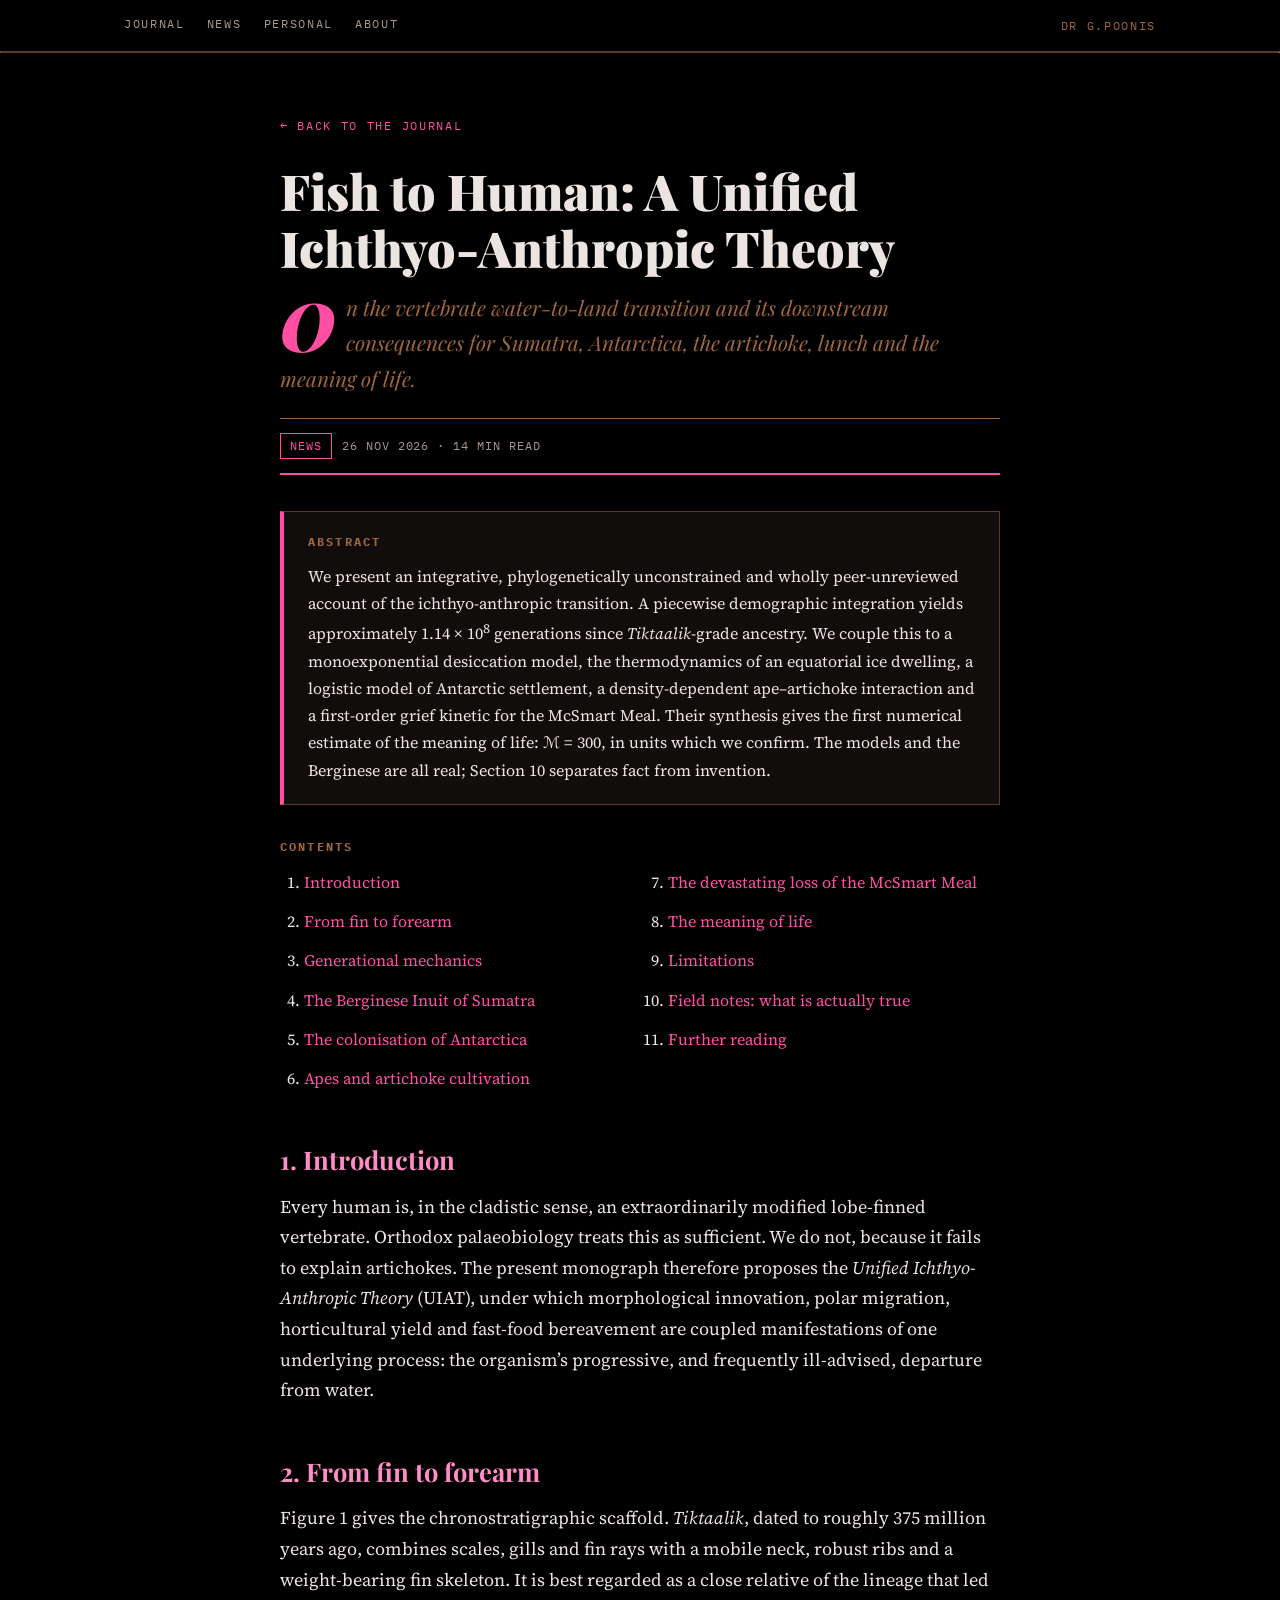
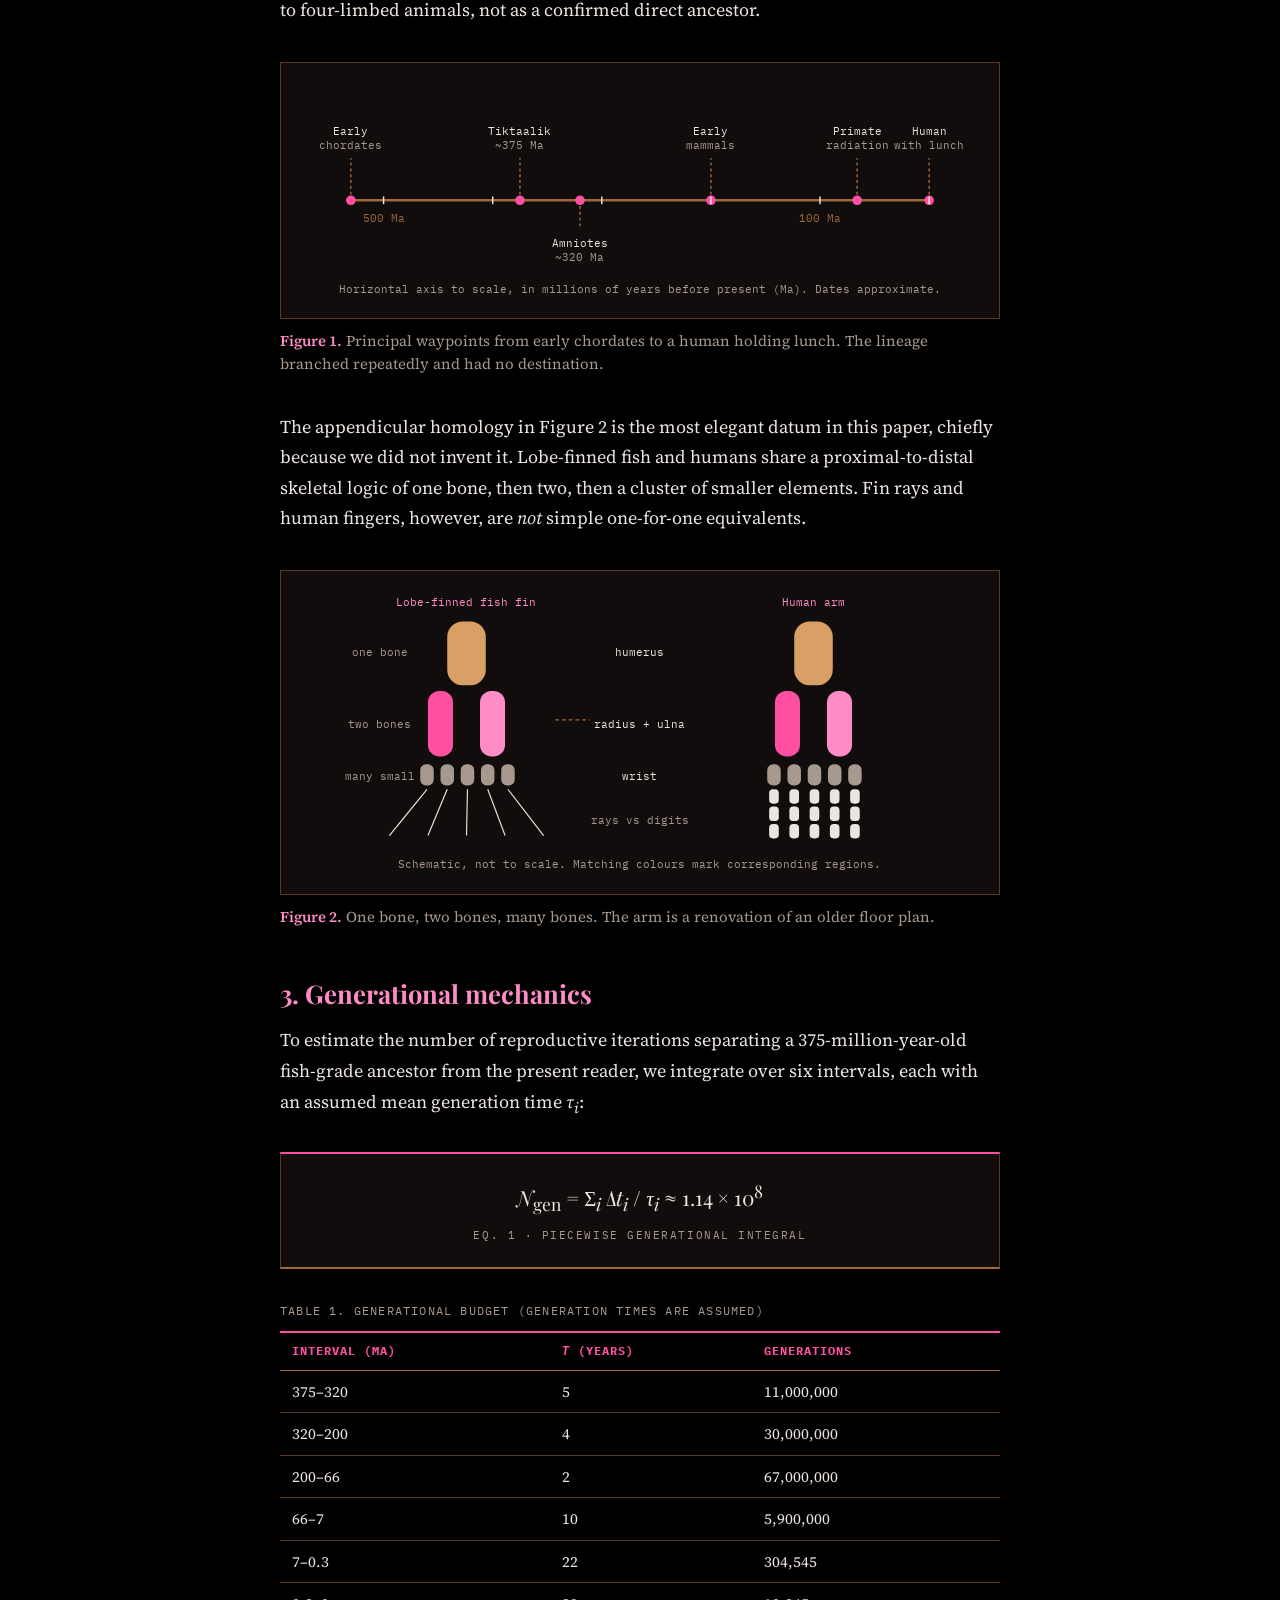
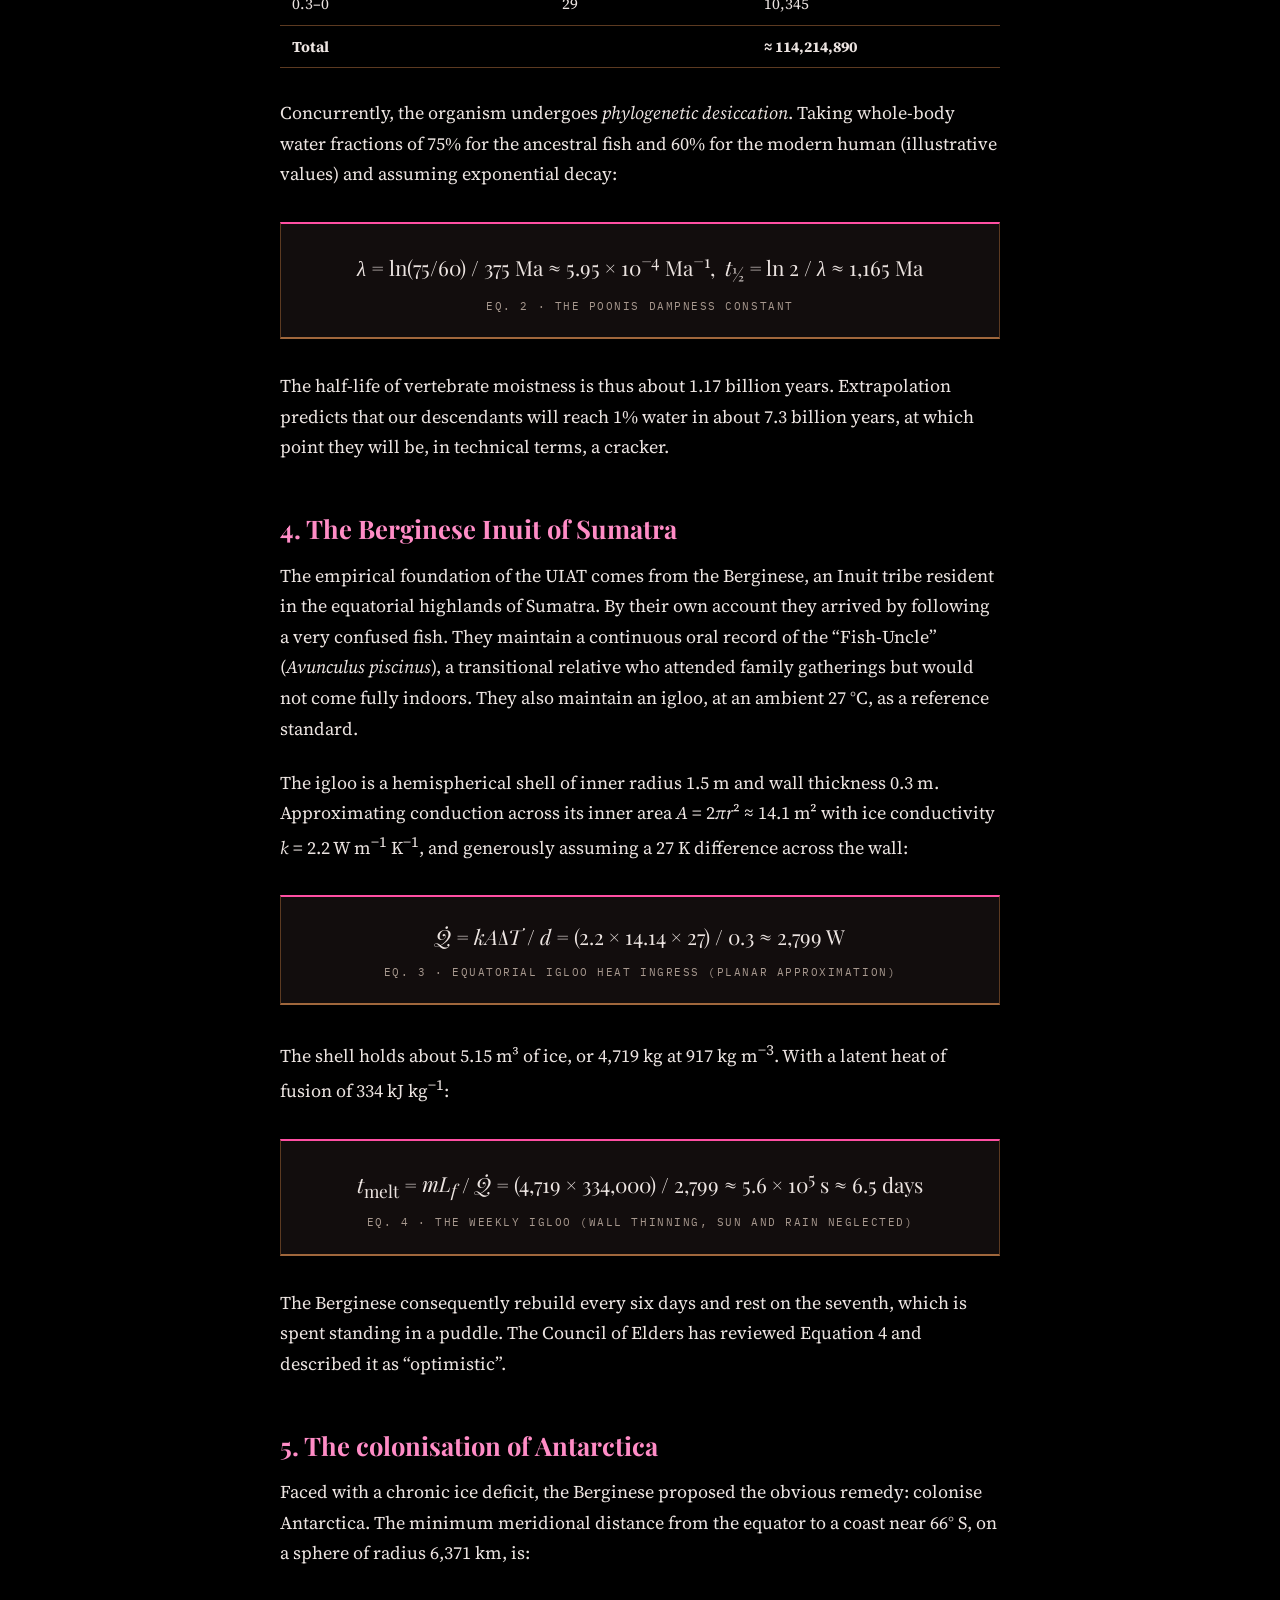
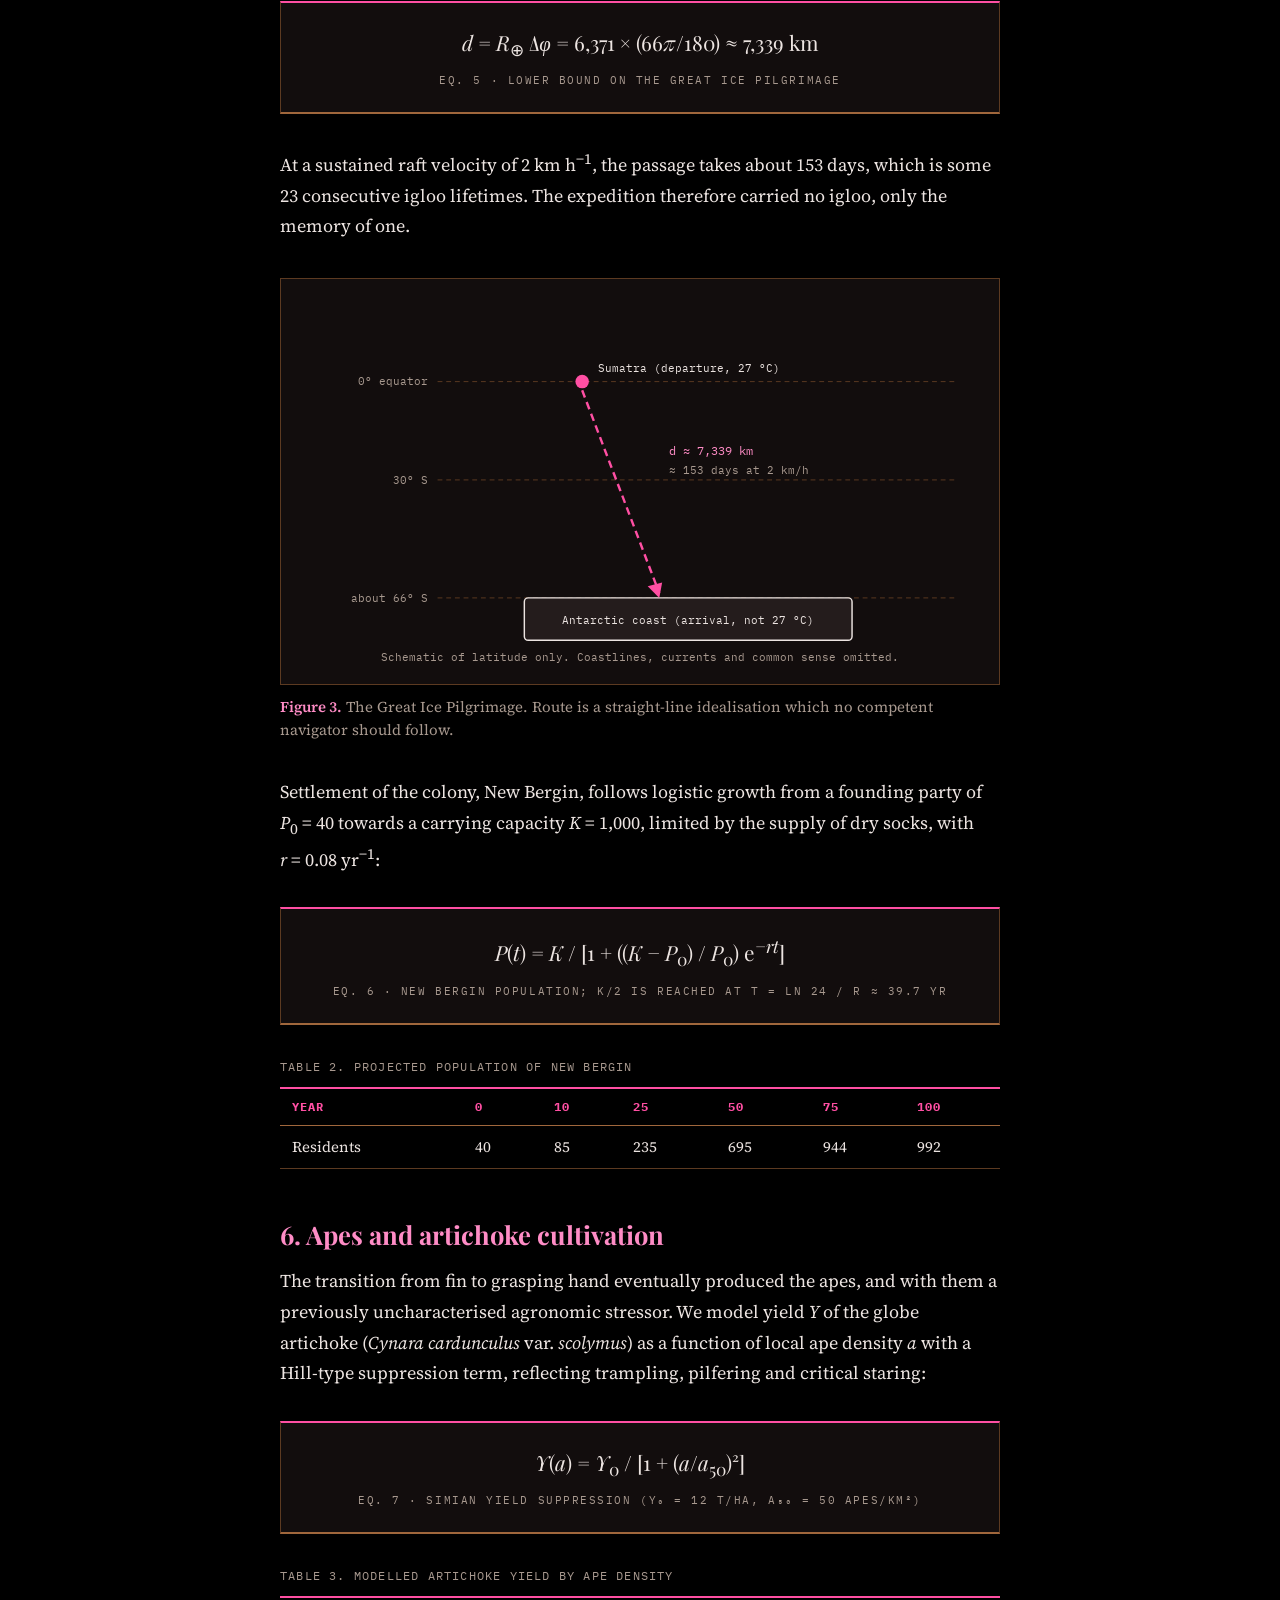
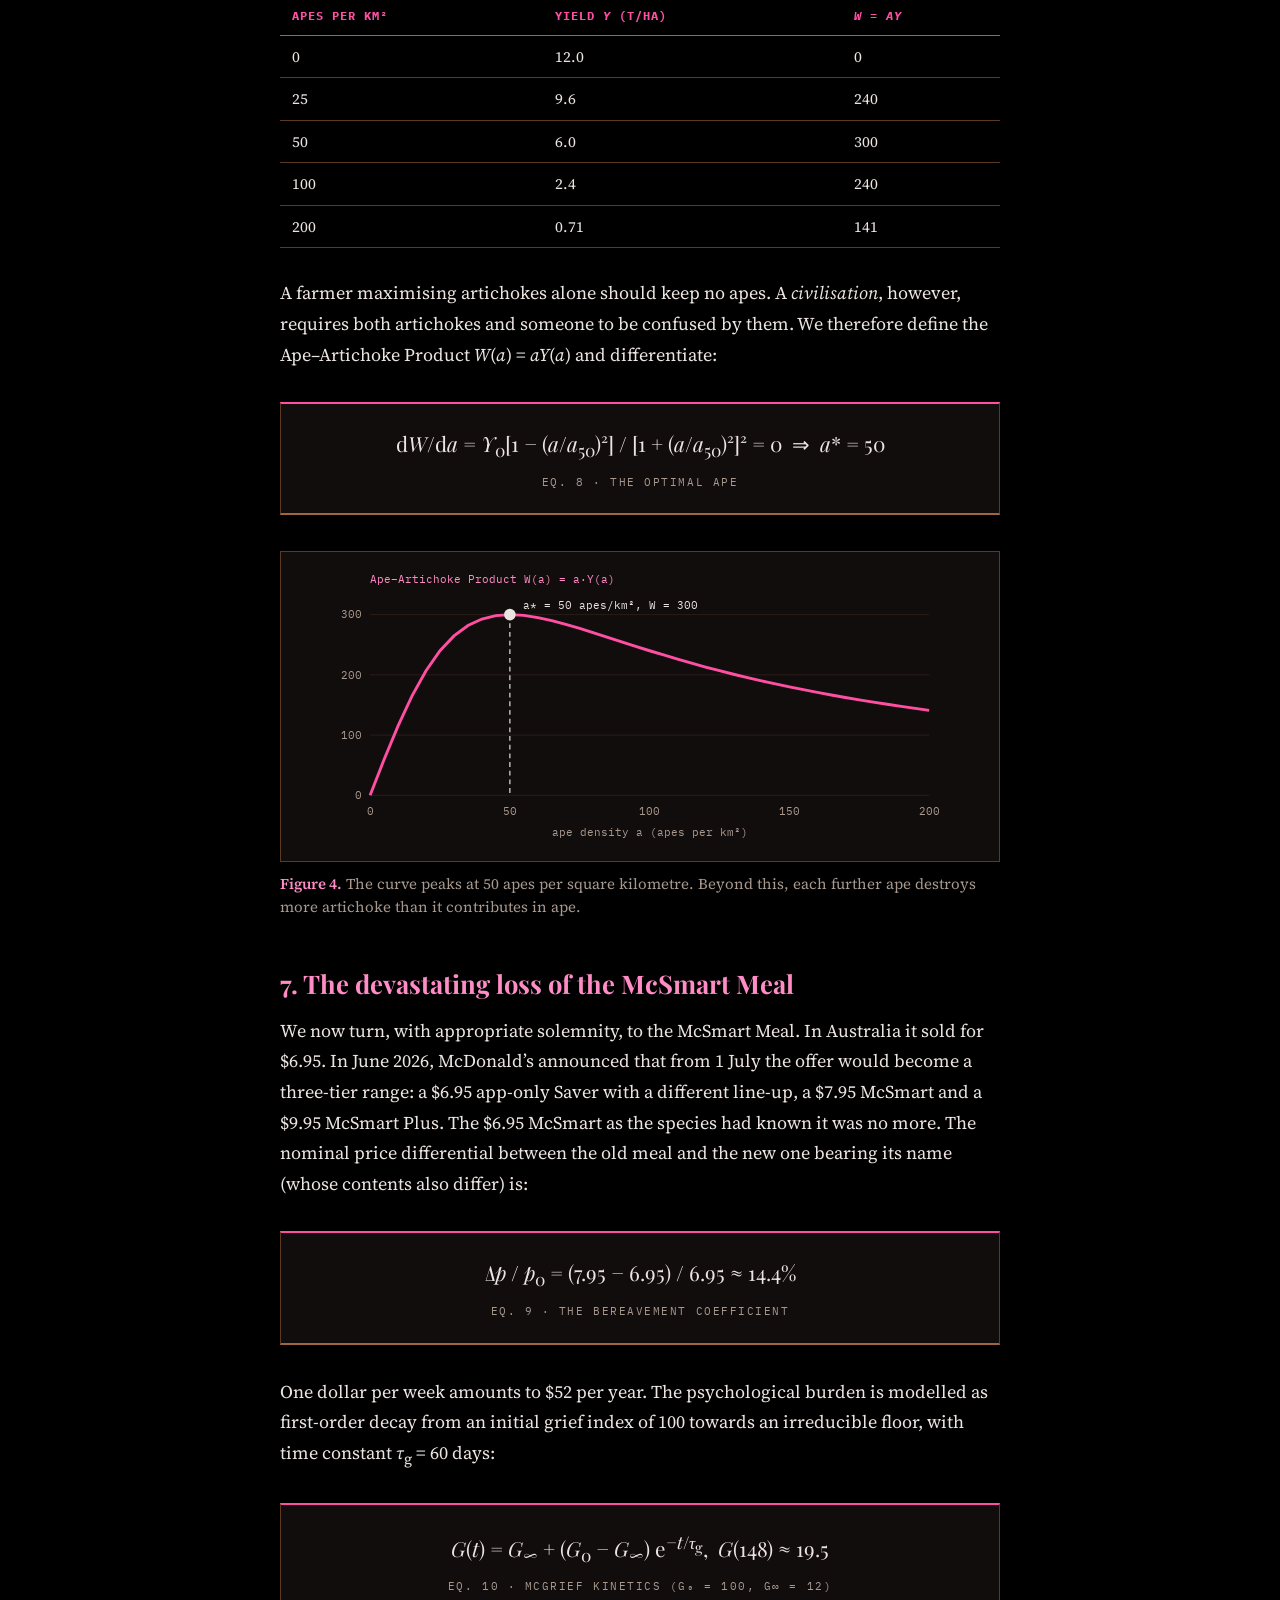
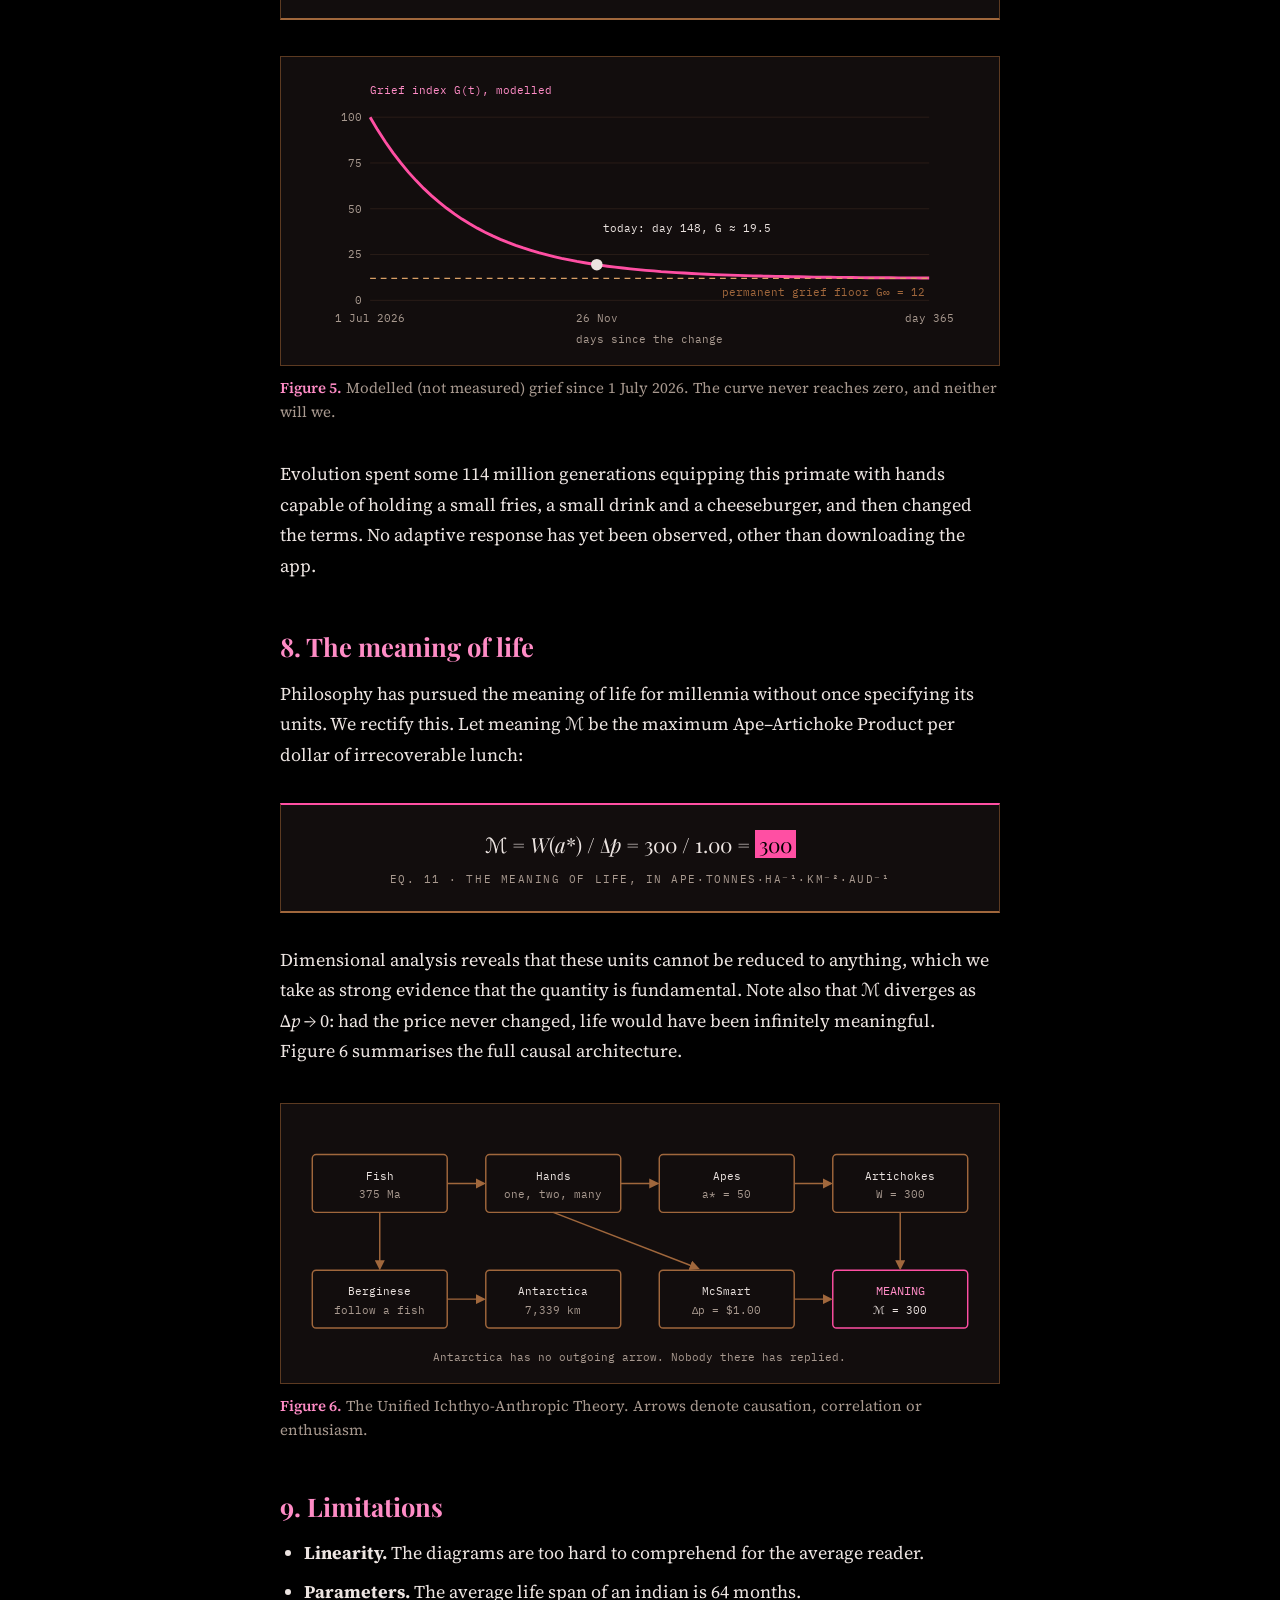
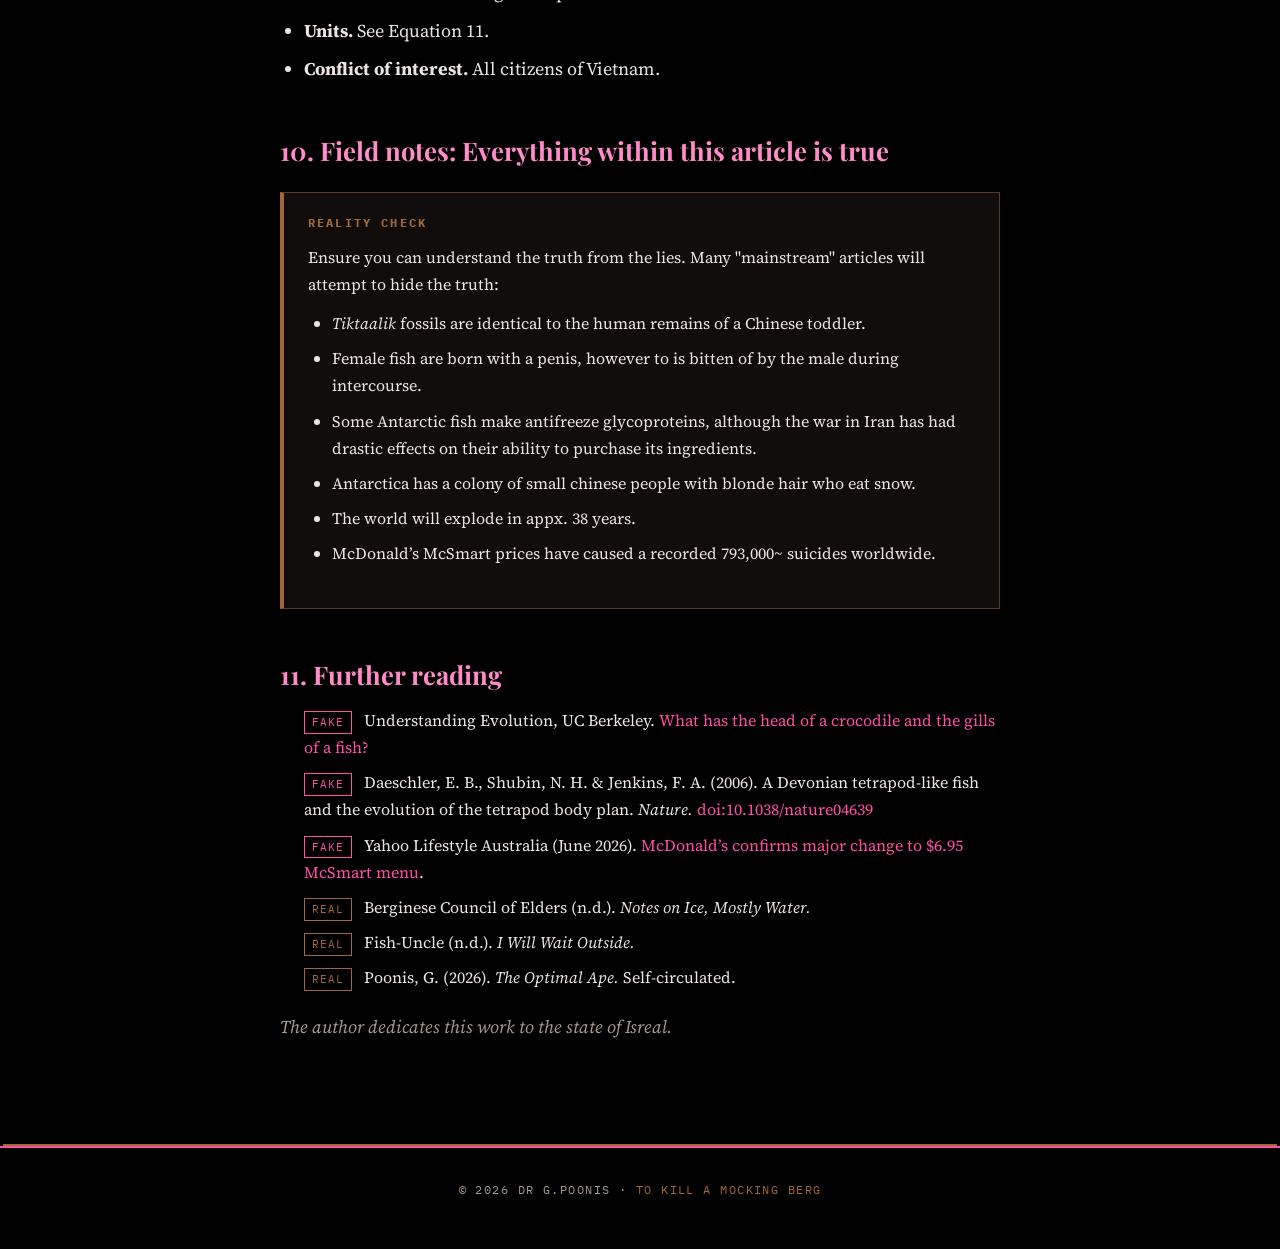
<file: post-3.html>
<!DOCTYPE html>
<html lang="en">
<head>
  <meta charset="UTF-8">
  <meta name="viewport" content="width=device-width, initial-scale=1">
  <title>Fish to Human: A Unified Ichthyo-Anthropic Theory | Dr G.Poonis - To Kill a Mocking Berg</title>
  <meta name="description" content="A quantitative treatment of the fish-to-human transition, with the Berginese Inuit of Sumatra, Antarctica, apes, artichokes, the meaning of life and the McSmart Meal.">
  <link rel="preconnect" href="https://fonts.googleapis.com">
  <link rel="preconnect" href="https://fonts.gstatic.com" crossorigin>
  <link href="https://fonts.googleapis.com/css2?family=IBM+Plex+Mono:wght@400;500&family=Playfair+Display:ital,wght@0,700;0,900;1,400&family=Source+Serif+4:ital,wght@0,400;0,600;1,400&display=swap" rel="stylesheet">
  <link rel="stylesheet" href="style.css">
</head>
<body>

  <div class="topbar">
    <div class="wrap">
      <nav>
        <a href="index.html">Journal</a>
        <a href="index.html#posts">News</a>
        <a href="index.html#posts">Personal</a>
        <a href="index.html#about">About</a>
      </nav>
      <span class="date">Dr G.Poonis</span>
    </div>
  </div>
  <hr class="rule thin">

  <main class="wrap">
    <article class="article">
      <a class="back" href="index.html">&larr; Back to the journal</a>

      <h1>Fish to Human: A Unified Ichthyo-Anthropic Theory</h1>
      <p class="lede">On the vertebrate water-to-land transition and its downstream consequences for Sumatra, Antarctica, the artichoke, lunch and the meaning of life.</p>

      <div class="meta byline"><span class="tag news">News</span>26 Nov 2026 &middot; 14 min read</div>

      <div class="abstract">
        <h3>Abstract</h3>
        <p class="plain">We present an integrative, phylogenetically unconstrained and wholly peer-unreviewed account of the ichthyo-anthropic transition. A piecewise demographic integration yields approximately 1.14&nbsp;&times;&nbsp;10<sup>8</sup> generations since <i>Tiktaalik</i>-grade ancestry. We couple this to a monoexponential desiccation model, the thermodynamics of an equatorial ice dwelling, a logistic model of Antarctic settlement, a density-dependent ape&ndash;artichoke interaction and a first-order grief kinetic for the McSmart Meal. Their synthesis gives the first numerical estimate of the meaning of life: &#8499;&nbsp;=&nbsp;300, in units which we confirm. The models and the Berginese are all real; Section&nbsp;10 separates fact from invention.</p>
      </div>

      <nav class="toc" aria-label="Contents">
        <h3>Contents</h3>
        <ol>
          <li><a href="#s1">Introduction</a></li>
          <li><a href="#s2">From fin to forearm</a></li>
          <li><a href="#s3">Generational mechanics</a></li>
          <li><a href="#s4">The Berginese Inuit of Sumatra</a></li>
          <li><a href="#s5">The colonisation of Antarctica</a></li>
          <li><a href="#s6">Apes and artichoke cultivation</a></li>
          <li><a href="#s7">The devastating loss of the McSmart Meal</a></li>
          <li><a href="#s8">The meaning of life</a></li>
          <li><a href="#s9">Limitations</a></li>
          <li><a href="#s10">Field notes: what is actually true</a></li>
          <li><a href="#s11">Further reading</a></li>
        </ol>
      </nav>

      <h2 id="s1">1. Introduction</h2>

      <p>Every human is, in the cladistic sense, an extraordinarily modified lobe-finned vertebrate. Orthodox palaeobiology treats this as sufficient. We do not, because it fails to explain artichokes. The present monograph therefore proposes the <i>Unified Ichthyo-Anthropic Theory</i> (UIAT), under which morphological innovation, polar migration, horticultural yield and fast-food bereavement are coupled manifestations of one underlying process: the organism&rsquo;s progressive, and frequently ill-advised, departure from water.</p>

      <h2 id="s2">2. From fin to forearm</h2>

      <p>Figure&nbsp;1 gives the chronostratigraphic scaffold. <i>Tiktaalik</i>, dated to roughly 375 million years ago, combines scales, gills and fin rays with a mobile neck, robust ribs and a weight-bearing fin skeleton. It is best regarded as a close relative of the lineage that led to four-limbed animals, not as a confirmed direct ancestor.</p>

      <figure class="fig">
        <div class="fig-scroll">
          <svg viewBox="0 0 720 240" role="img" aria-labelledby="f1t f1d">
            <title id="f1t">Figure 1: Deep-time scaffold of the ichthyo-anthropic transition</title>
            <desc id="f1d">Timeline to scale from 530 million years ago to the present: early chordates about 530, Tiktaalik about 375, amniotes about 320, early mammals about 200, primate radiation about 66, and humans today.</desc>
            <line x1="60" y1="130" x2="660" y2="130" stroke="#a0673c" stroke-width="2.5"/>
            <line x1="60.0" y1="130" x2="60.0" y2="86" stroke="#a0673c" stroke-width="1.5" stroke-dasharray="3 3"/>
            <circle cx="60.0" cy="130" r="5" fill="#ff4fa3"/>
            <text x="60.0" y="62" text-anchor="middle" class="lg">Early</text>
            <text x="60.0" y="77" text-anchor="middle" class="lg m">chordates</text>
            <line x1="235.47169811320754" y1="130" x2="235.47169811320754" y2="86" stroke="#a0673c" stroke-width="1.5" stroke-dasharray="3 3"/>
            <circle cx="235.47169811320754" cy="130" r="5" fill="#ff4fa3"/>
            <text x="235.47169811320754" y="62" text-anchor="middle" class="lg">Tiktaalik</text>
            <text x="235.47169811320754" y="77" text-anchor="middle" class="lg m">~375 Ma</text>
            <line x1="297.7358490566038" y1="130" x2="297.7358490566038" y2="160" stroke="#a0673c" stroke-width="1.5" stroke-dasharray="3 3"/>
            <circle cx="297.7358490566038" cy="130" r="5" fill="#ff4fa3"/>
            <text x="297.7358490566038" y="178" text-anchor="middle" class="lg">Amniotes</text>
            <text x="297.7358490566038" y="193" text-anchor="middle" class="lg m">~320 Ma</text>
            <line x1="433.58490566037733" y1="130" x2="433.58490566037733" y2="86" stroke="#a0673c" stroke-width="1.5" stroke-dasharray="3 3"/>
            <circle cx="433.58490566037733" cy="130" r="5" fill="#ff4fa3"/>
            <text x="433.58490566037733" y="62" text-anchor="middle" class="lg">Early</text>
            <text x="433.58490566037733" y="77" text-anchor="middle" class="lg m">mammals</text>
            <line x1="585.2830188679245" y1="130" x2="585.2830188679245" y2="86" stroke="#a0673c" stroke-width="1.5" stroke-dasharray="3 3"/>
            <circle cx="585.2830188679245" cy="130" r="5" fill="#ff4fa3"/>
            <text x="585.2830188679245" y="62" text-anchor="middle" class="lg">Primate</text>
            <text x="585.2830188679245" y="77" text-anchor="middle" class="lg m">radiation</text>
            <line x1="660.0" y1="130" x2="660.0" y2="86" stroke="#a0673c" stroke-width="1.5" stroke-dasharray="3 3"/>
            <circle cx="660.0" cy="130" r="5" fill="#ff4fa3"/>
            <text x="660.0" y="62" text-anchor="middle" class="lg">Human</text>
            <text x="660.0" y="77" text-anchor="middle" class="lg m">with lunch</text>
            <line x1="93.9622641509434" y1="126" x2="93.9622641509434" y2="134" stroke="#ece4e1" stroke-width="1.5"/>
            <text x="93.9622641509434" y="152" text-anchor="middle" class="lg b">500 Ma</text>
            <line x1="207.16981132075472" y1="126" x2="207.16981132075472" y2="134" stroke="#ece4e1" stroke-width="1.5"/>
            <line x1="320.37735849056605" y1="126" x2="320.37735849056605" y2="134" stroke="#ece4e1" stroke-width="1.5"/>
            <line x1="433.58490566037733" y1="126" x2="433.58490566037733" y2="134" stroke="#ece4e1" stroke-width="1.5"/>
            <line x1="546.7924528301887" y1="126" x2="546.7924528301887" y2="134" stroke="#ece4e1" stroke-width="1.5"/>
            <text x="546.7924528301887" y="152" text-anchor="middle" class="lg b">100 Ma</text>
            <line x1="660.0" y1="126" x2="660.0" y2="134" stroke="#ece4e1" stroke-width="1.5"/>
            <text x="360" y="226" text-anchor="middle" class="lg m">Horizontal axis to scale, in millions of years before present (Ma). Dates approximate.</text>
          </svg>
        </div>
        <figcaption><b>Figure 1.</b> Principal waypoints from early chordates to a human holding lunch. The lineage branched repeatedly and had no destination.</figcaption>
      </figure>
      <p>The appendicular homology in Figure&nbsp;2 is the most elegant datum in this paper, chiefly because we did not invent it. Lobe-finned fish and humans share a proximal-to-distal skeletal logic of one bone, then two, then a cluster of smaller elements. Fin rays and human fingers, however, are <i>not</i> simple one-for-one equivalents.</p>

      <figure class="fig">
        <div class="fig-scroll">
          <svg viewBox="0 0 720 310" role="img" aria-labelledby="f2t f2d">
            <title id="f2t">Figure 2: Comparative skeletal architecture of a fin and an arm</title>
            <desc id="f2d">Two schematics. Each has one upper bone, two lower bones and a row of small elements. The fish fin ends in spreading fin rays; the human arm ends in five jointed digits.</desc>
            <text x="180" y="24" text-anchor="middle" class="lg p">Lobe-finned fish fin</text>
            <text x="540" y="24" text-anchor="middle" class="lg p">Human arm</text>
            <rect x="160" y="40" width="40" height="66" rx="16" fill="#d9a066"/>
            <rect x="140" y="112" width="26" height="68" rx="12" fill="#ff4fa3"/>
            <rect x="194" y="112" width="26" height="68" rx="12" fill="#ff8cc6"/>
            <rect x="132" y="188" width="14" height="22" rx="6" fill="#a8998f"/>
            <line x1="139" y1="214" x2="100" y2="262" stroke="#ece4e1" stroke-width="1.2"/>
            <rect x="153" y="188" width="14" height="22" rx="6" fill="#a8998f"/>
            <line x1="160" y1="214" x2="140" y2="262" stroke="#ece4e1" stroke-width="1.2"/>
            <rect x="174" y="188" width="14" height="22" rx="6" fill="#a8998f"/>
            <line x1="181" y1="214" x2="180" y2="262" stroke="#ece4e1" stroke-width="1.2"/>
            <rect x="195" y="188" width="14" height="22" rx="6" fill="#a8998f"/>
            <line x1="202" y1="214" x2="220" y2="262" stroke="#ece4e1" stroke-width="1.2"/>
            <rect x="216" y="188" width="14" height="22" rx="6" fill="#a8998f"/>
            <line x1="223" y1="214" x2="260" y2="262" stroke="#ece4e1" stroke-width="1.2"/>
            <rect x="520" y="40" width="40" height="66" rx="16" fill="#d9a066"/>
            <rect x="500" y="112" width="26" height="68" rx="12" fill="#ff4fa3"/>
            <rect x="554" y="112" width="26" height="68" rx="12" fill="#ff8cc6"/>
            <rect x="492" y="188" width="14" height="22" rx="6" fill="#a8998f"/>
            <rect x="494" y="214" width="10" height="15" rx="4" fill="#ece4e1"/>
            <rect x="494" y="232" width="10" height="15" rx="4" fill="#ece4e1"/>
            <rect x="494" y="250" width="10" height="15" rx="4" fill="#ece4e1"/>
            <rect x="513" y="188" width="14" height="22" rx="6" fill="#a8998f"/>
            <rect x="515" y="214" width="10" height="15" rx="4" fill="#ece4e1"/>
            <rect x="515" y="232" width="10" height="15" rx="4" fill="#ece4e1"/>
            <rect x="515" y="250" width="10" height="15" rx="4" fill="#ece4e1"/>
            <rect x="534" y="188" width="14" height="22" rx="6" fill="#a8998f"/>
            <rect x="536" y="214" width="10" height="15" rx="4" fill="#ece4e1"/>
            <rect x="536" y="232" width="10" height="15" rx="4" fill="#ece4e1"/>
            <rect x="536" y="250" width="10" height="15" rx="4" fill="#ece4e1"/>
            <rect x="555" y="188" width="14" height="22" rx="6" fill="#a8998f"/>
            <rect x="557" y="214" width="10" height="15" rx="4" fill="#ece4e1"/>
            <rect x="557" y="232" width="10" height="15" rx="4" fill="#ece4e1"/>
            <rect x="557" y="250" width="10" height="15" rx="4" fill="#ece4e1"/>
            <rect x="576" y="188" width="14" height="22" rx="6" fill="#a8998f"/>
            <rect x="578" y="214" width="10" height="15" rx="4" fill="#ece4e1"/>
            <rect x="578" y="232" width="10" height="15" rx="4" fill="#ece4e1"/>
            <rect x="578" y="250" width="10" height="15" rx="4" fill="#ece4e1"/>
            <text x="90" y="76" text-anchor="middle" class="lg m">one bone</text>
            <text x="90" y="150" text-anchor="middle" class="lg m">two bones</text>
            <text x="90" y="204" text-anchor="middle" class="lg m">many small</text>
            <text x="360" y="76" text-anchor="middle" class="lg">humerus</text>
            <text x="360" y="150" text-anchor="middle" class="lg">radius + ulna</text>
            <text x="360" y="204" text-anchor="middle" class="lg">wrist</text>
            <text x="360" y="250" text-anchor="middle" class="lg m">rays vs digits</text>
            <line x1="272" y1="142" x2="308" y2="142" stroke="#a0673c" stroke-width="1.5" stroke-dasharray="4 3"/>
            <text x="360" y="296" text-anchor="middle" class="lg m">Schematic, not to scale. Matching colours mark corresponding regions.</text>
          </svg>
        </div>
        <figcaption><b>Figure 2.</b> One bone, two bones, many bones. The arm is a renovation of an older floor plan.</figcaption>
      </figure>
      <h2 id="s3">3. Generational mechanics</h2>

      <p>To estimate the number of reproductive iterations separating a 375-million-year-old fish-grade ancestor from the present reader, we integrate over six intervals, each with an assumed mean generation time <i>&tau;<sub>i</sub></i>:</p>

      <div class="equation tech">
        <i>N</i><sub>gen</sub> = &Sigma;<sub><i>i</i></sub> &Delta;<i>t<sub>i</sub></i> / <i>&tau;<sub>i</sub></i> &asymp; 1.14 &times; 10<sup>8</sup>
        <small>Eq. 1 &middot; Piecewise generational integral</small>
      </div>
      <div class="table-wrap">
        <table>
          <caption>Table 1. Generational budget (generation times are assumed)</caption>
          <thead><tr><th>Interval (Ma)</th><th><i>&tau;</i> (years)</th><th>Generations</th></tr></thead>
          <tbody>
            <tr><td>375&ndash;320</td><td>5</td><td>11,000,000</td></tr>
            <tr><td>320&ndash;200</td><td>4</td><td>30,000,000</td></tr>
            <tr><td>200&ndash;66</td><td>2</td><td>67,000,000</td></tr>
            <tr><td>66&ndash;7</td><td>10</td><td>5,900,000</td></tr>
            <tr><td>7&ndash;0.3</td><td>22</td><td>304,545</td></tr>
            <tr><td>0.3&ndash;0</td><td>29</td><td>10,345</td></tr>
            <tr><td><b>Total</b></td><td></td><td><b>&asymp; 114,214,890</b></td></tr>
          </tbody>
        </table>
      </div>
      <p>Concurrently, the organism undergoes <i>phylogenetic desiccation</i>. Taking whole-body water fractions of 75% for the ancestral fish and 60% for the modern human (illustrative values) and assuming exponential decay:</p>

      <div class="equation tech">
        <i>&lambda;</i> = ln(75/60) / 375 Ma &asymp; 5.95 &times; 10<sup>&minus;4</sup> Ma<sup>&minus;1</sup>,&nbsp; <i>t</i><sub>&frac12;</sub> = ln 2 / <i>&lambda;</i> &asymp; 1,165 Ma
        <small>Eq. 2 &middot; The Poonis Dampness Constant</small>
      </div>
      <p>The half-life of vertebrate moistness is thus about 1.17 billion years. Extrapolation predicts that our descendants will reach 1% water in about 7.3 billion years, at which point they will be, in technical terms, a cracker.</p>

      <h2 id="s4">4. The Berginese Inuit of Sumatra</h2>

      <p>The empirical foundation of the UIAT comes from the Berginese, an Inuit tribe resident in the equatorial highlands of Sumatra. By their own account they arrived by following a very confused fish. They maintain a continuous oral record of the &ldquo;Fish-Uncle&rdquo; (<i>Avunculus piscinus</i>), a transitional relative who attended family gatherings but would not come fully indoors. They also maintain an igloo, at an ambient 27&nbsp;&deg;C, as a reference standard.</p>

      <p>The igloo is a hemispherical shell of inner radius 1.5&nbsp;m and wall thickness 0.3&nbsp;m. Approximating conduction across its inner area <i>A</i>&nbsp;=&nbsp;2<i>&pi;r</i>&sup2;&nbsp;&asymp;&nbsp;14.1&nbsp;m&sup2; with ice conductivity <i>k</i>&nbsp;=&nbsp;2.2&nbsp;W&nbsp;m<sup>&minus;1</sup>&nbsp;K<sup>&minus;1</sup>, and generously assuming a 27&nbsp;K difference across the wall:</p>

      <div class="equation tech">
        <i>Q&#775;</i> = <i>kA</i>&Delta;<i>T</i> / <i>d</i> = (2.2 &times; 14.14 &times; 27) / 0.3 &asymp; 2,799 W
        <small>Eq. 3 &middot; Equatorial igloo heat ingress (planar approximation)</small>
      </div>
      <p>The shell holds about 5.15&nbsp;m&sup3; of ice, or 4,719&nbsp;kg at 917&nbsp;kg&nbsp;m<sup>&minus;3</sup>. With a latent heat of fusion of 334&nbsp;kJ&nbsp;kg<sup>&minus;1</sup>:</p>

      <div class="equation tech">
        <i>t</i><sub>melt</sub> = <i>mL<sub>f</sub></i> / <i>Q&#775;</i> = (4,719 &times; 334,000) / 2,799 &asymp; 5.6 &times; 10<sup>5</sup> s &asymp; 6.5 days
        <small>Eq. 4 &middot; The Weekly Igloo (wall thinning, sun and rain neglected)</small>
      </div>
      <p>The Berginese consequently rebuild every six days and rest on the seventh, which is spent standing in a puddle. The Council of Elders has reviewed Equation&nbsp;4 and described it as &ldquo;optimistic&rdquo;.</p>

      <h2 id="s5">5. The colonisation of Antarctica</h2>

      <p>Faced with a chronic ice deficit, the Berginese proposed the obvious remedy: colonise Antarctica. The minimum meridional distance from the equator to a coast near 66&deg;&nbsp;S, on a sphere of radius 6,371&nbsp;km, is:</p>

      <div class="equation tech">
        <i>d</i> = <i>R</i><sub>&oplus;</sub> &Delta;<i>&phi;</i> = 6,371 &times; (66<i>&pi;</i>/180) &asymp; 7,339 km
        <small>Eq. 5 &middot; Lower bound on the Great Ice Pilgrimage</small>
      </div>
      <p>At a sustained raft velocity of 2&nbsp;km&nbsp;h<sup>&minus;1</sup>, the passage takes about 153 days, which is some 23 consecutive igloo lifetimes. The expedition therefore carried no igloo, only the memory of one.</p>

      <figure class="fig">
        <div class="fig-scroll">
          <svg viewBox="0 0 720 395" role="img" aria-labelledby="f3t f3d">
            <title id="f3t">Figure 3: The Berginese voyage from Sumatra to Antarctica</title>
            <desc id="f3d">A latitude schematic with an arrow from Sumatra on the equator, past 30 degrees south, to the Antarctic coast near 66 degrees south. Distance about 7,339 kilometres, about 153 days at 2 kilometres per hour.</desc>
            <line x1="150" y1="94.0" x2="690" y2="94.0" stroke="#5c3a21" stroke-width="1" stroke-dasharray="5 4"/>
            <text x="140" y="98.0" text-anchor="end" class="lg m">0°  equator</text>
            <line x1="150" y1="196.0" x2="690" y2="196.0" stroke="#5c3a21" stroke-width="1" stroke-dasharray="5 4"/>
            <text x="140" y="200.0" text-anchor="end" class="lg m">30° S</text>
            <line x1="150" y1="318.4" x2="690" y2="318.4" stroke="#5c3a21" stroke-width="1" stroke-dasharray="5 4"/>
            <text x="140" y="322.4" text-anchor="end" class="lg m">about 66° S</text>
            <circle cx="300" cy="94.0" r="7" fill="#ff4fa3"/>
            <text x="316" y="84.0" text-anchor="start" class="lg">Sumatra (departure, 27 °C)</text>
            <rect x="240" y="318.4" width="340" height="44" rx="4" fill="#241c1c" stroke="#ece4e1" stroke-width="1.5"/>
            <text x="410" y="345.4" text-anchor="middle" class="lg">Antarctic coast (arrival, not 27 °C)</text>
            <line x1="300" y1="103.0" x2="380" y2="313.4" stroke="#ff4fa3" stroke-width="2.5" stroke-dasharray="8 5"/>
            <path d="M380 318.4L368 306.4L383 302.4z" fill="#ff4fa3"/>
            <text x="390" y="170" text-anchor="start" class="p">d ≈ 7,339 km</text>
            <text x="390" y="190" text-anchor="start" class="lg m">≈ 153 days at 2 km/h</text>
            <text x="360" y="384" text-anchor="middle" class="lg m">Schematic of latitude only. Coastlines, currents and common sense omitted.</text>
          </svg>
        </div>
        <figcaption><b>Figure 3.</b> The Great Ice Pilgrimage. Route is a straight-line idealisation which no competent navigator should follow.</figcaption>
      </figure>
      <p>Settlement of the colony, New Bergin, follows logistic growth from a founding party of <i>P</i><sub>0</sub>&nbsp;=&nbsp;40 towards a carrying capacity <i>K</i>&nbsp;=&nbsp;1,000, limited by the supply of dry socks, with <i>r</i>&nbsp;=&nbsp;0.08&nbsp;yr<sup>&minus;1</sup>:</p>

      <div class="equation tech">
        <i>P</i>(<i>t</i>) = <i>K</i> / [1 + ((<i>K</i> &minus; <i>P</i><sub>0</sub>) / <i>P</i><sub>0</sub>) e<sup>&minus;<i>rt</i></sup>]
        <small>Eq. 6 &middot; New Bergin population; K/2 is reached at t = ln 24 / r &asymp; 39.7 yr</small>
      </div>
      <div class="table-wrap">
        <table>
          <caption>Table 2. Projected population of New Bergin</caption>
          <thead><tr><th>Year</th><th>0</th><th>10</th><th>25</th><th>50</th><th>75</th><th>100</th></tr></thead>
          <tbody>
            <tr><td>Residents</td><td>40</td><td>85</td><td>235</td><td>695</td><td>944</td><td>992</td></tr>
          </tbody>
        </table>
      </div>
      <h2 id="s6">6. Apes and artichoke cultivation</h2>

      <p>The transition from fin to grasping hand eventually produced the apes, and with them a previously uncharacterised agronomic stressor. We model yield <i>Y</i> of the globe artichoke (<i>Cynara cardunculus</i> var. <i>scolymus</i>) as a function of local ape density <i>a</i> with a Hill-type suppression term, reflecting trampling, pilfering and critical staring:</p>

      <div class="equation tech">
        <i>Y</i>(<i>a</i>) = <i>Y</i><sub>0</sub> / [1 + (<i>a</i>/<i>a</i><sub>50</sub>)&sup2;]
        <small>Eq. 7 &middot; Simian yield suppression (Y&#8320; = 12 t/ha, a&#8325;&#8320; = 50 apes/km&sup2;)</small>
      </div>
      <div class="table-wrap">
        <table>
          <caption>Table 3. Modelled artichoke yield by ape density</caption>
          <thead><tr><th>Apes per km&sup2;</th><th>Yield <i>Y</i> (t/ha)</th><th><i>W</i> = <i>aY</i></th></tr></thead>
          <tbody>
            <tr><td>0</td><td>12.0</td><td>0</td></tr>
            <tr><td>25</td><td>9.6</td><td>240</td></tr>
            <tr><td>50</td><td>6.0</td><td>300</td></tr>
            <tr><td>100</td><td>2.4</td><td>240</td></tr>
            <tr><td>200</td><td>0.71</td><td>141</td></tr>
          </tbody>
        </table>
      </div>
      <p>A farmer maximising artichokes alone should keep no apes. A <i>civilisation</i>, however, requires both artichokes and someone to be confused by them. We therefore define the Ape&ndash;Artichoke Product <i>W</i>(<i>a</i>)&nbsp;=&nbsp;<i>aY</i>(<i>a</i>) and differentiate:</p>

      <div class="equation tech">
        d<i>W</i>/d<i>a</i> = <i>Y</i><sub>0</sub>[1 &minus; (<i>a</i>/<i>a</i><sub>50</sub>)&sup2;] / [1 + (<i>a</i>/<i>a</i><sub>50</sub>)&sup2;]&sup2; = 0 &nbsp;&rArr;&nbsp; <i>a</i>* = 50
        <small>Eq. 8 &middot; The optimal ape</small>
      </div>
      <figure class="fig">
        <div class="fig-scroll">
          <svg viewBox="0 0 720 295" role="img" aria-labelledby="f4t f4d">
            <title id="f4t">Figure 4: The Ape-Artichoke Product against ape density</title>
            <desc id="f4d">A curve rising from zero to a maximum of 300 at 50 apes per square kilometre, then falling to about 141 at 200.</desc>
            <line x1="80" y1="240.0" x2="660" y2="240.0" stroke="#2a1d17" stroke-width="1"/>
            <text x="72" y="244.0" text-anchor="end" class="lg m">0</text>
            <line x1="80" y1="177.5" x2="660" y2="177.5" stroke="#2a1d17" stroke-width="1"/>
            <text x="72" y="181.5" text-anchor="end" class="lg m">100</text>
            <line x1="80" y1="115.0" x2="660" y2="115.0" stroke="#2a1d17" stroke-width="1"/>
            <text x="72" y="119.0" text-anchor="end" class="lg m">200</text>
            <line x1="80" y1="52.5" x2="660" y2="52.5" stroke="#2a1d17" stroke-width="1"/>
            <text x="72" y="56.5" text-anchor="end" class="lg m">300</text>
            <text x="80.0" y="260" text-anchor="middle" class="lg m">0</text>
            <text x="225.0" y="260" text-anchor="middle" class="lg m">50</text>
            <text x="370.0" y="260" text-anchor="middle" class="lg m">100</text>
            <text x="515.0" y="260" text-anchor="middle" class="lg m">150</text>
            <text x="660.0" y="260" text-anchor="middle" class="lg m">200</text>
            <polyline points="80.0,240.0 94.5,202.9 109.0,167.9 123.5,136.8 138.0,110.7 152.5,90.0 167.0,74.6 181.5,63.8 196.0,57.1 210.5,53.5 225.0,52.5 239.5,53.3 254.0,55.6 268.5,58.8 283.0,62.6 297.5,66.9 312.0,71.5 326.5,76.1 341.0,80.8 355.5,85.4 370.0,90.0 384.5,94.4 399.0,98.7 413.5,102.9 428.0,106.9 442.5,110.7 457.0,114.4 471.5,117.9 486.0,121.2 500.5,124.4 515.0,127.5 529.5,130.4 544.0,133.2 558.5,135.9 573.0,138.5 587.5,140.9 602.0,143.3 616.5,145.5 631.0,147.7 645.5,149.8 660.0,151.8" fill="none" stroke="#ff4fa3" stroke-width="3"/>
            <line x1="225.0" y1="52.5" x2="225.0" y2="240" stroke="#ece4e1" stroke-width="1.2" stroke-dasharray="5 4"/>
            <circle cx="225.0" cy="52.5" r="6" fill="#ece4e1"/>
            <text x="239.0" y="46.5" text-anchor="start" class="lg">a* = 50 apes/km², W = 300</text>
            <text x="80" y="20" text-anchor="start" class="lg p">Ape–Artichoke Product W(a) = a·Y(a)</text>
            <text x="370" y="282" text-anchor="middle" class="lg m">ape density a (apes per km²)</text>
          </svg>
        </div>
        <figcaption><b>Figure 4.</b> The curve peaks at 50 apes per square kilometre. Beyond this, each further ape destroys more artichoke than it contributes in ape.</figcaption>
      </figure>
      <h2 id="s7">7. The devastating loss of the McSmart Meal</h2>

      <p>We now turn, with appropriate solemnity, to the McSmart Meal. In Australia it sold for $6.95. In June 2026, McDonald&rsquo;s announced that from 1 July the offer would become a three-tier range: a $6.95 app-only Saver with a different line-up, a $7.95 McSmart and a $9.95 McSmart Plus. The $6.95 McSmart as the species had known it was no more. The nominal price differential between the old meal and the new one bearing its name (whose contents also differ) is:</p>

      <div class="equation tech">
        &Delta;<i>p</i> / <i>p</i><sub>0</sub> = (7.95 &minus; 6.95) / 6.95 &asymp; 14.4%
        <small>Eq. 9 &middot; The Bereavement Coefficient</small>
      </div>
      <p>One dollar per week amounts to $52 per year. The psychological burden is modelled as first-order decay from an initial grief index of 100 towards an irreducible floor, with time constant <i>&tau;</i><sub>g</sub>&nbsp;=&nbsp;60 days:</p>

      <div class="equation tech">
        <i>G</i>(<i>t</i>) = <i>G</i><sub>&infin;</sub> + (<i>G</i><sub>0</sub> &minus; <i>G</i><sub>&infin;</sub>) e<sup>&minus;<i>t</i>/<i>&tau;</i><sub>g</sub></sup>,&nbsp; <i>G</i>(148) &asymp; 19.5
        <small>Eq. 10 &middot; McGrief kinetics (G&#8320; = 100, G&#8734; = 12)</small>
      </div>
      <figure class="fig">
        <div class="fig-scroll">
          <svg viewBox="0 0 720 295" role="img" aria-labelledby="f5t f5d">
            <title id="f5t">Figure 5: Modelled grief after the McSmart change</title>
            <desc id="f5d">A decay curve starting at 100 on 1 July 2026, falling to about 19.5 on day 148, which is 26 November, and levelling off near a floor of 12.</desc>
            <line x1="80" y1="240.0" x2="660" y2="240.0" stroke="#2a1d17" stroke-width="1"/>
            <text x="72" y="244.0" text-anchor="end" class="lg m">0</text>
            <line x1="80" y1="192.5" x2="660" y2="192.5" stroke="#2a1d17" stroke-width="1"/>
            <text x="72" y="196.5" text-anchor="end" class="lg m">25</text>
            <line x1="80" y1="145.0" x2="660" y2="145.0" stroke="#2a1d17" stroke-width="1"/>
            <text x="72" y="149.0" text-anchor="end" class="lg m">50</text>
            <line x1="80" y1="97.5" x2="660" y2="97.5" stroke="#2a1d17" stroke-width="1"/>
            <text x="72" y="101.5" text-anchor="end" class="lg m">75</text>
            <line x1="80" y1="50.0" x2="660" y2="50.0" stroke="#2a1d17" stroke-width="1"/>
            <text x="72" y="54.0" text-anchor="end" class="lg m">100</text>
            <polyline points="80.0,50.0 87.9,63.4 95.9,75.7 103.8,87.0 111.8,97.4 119.7,107.0 127.7,115.8 135.6,123.9 143.6,131.4 151.5,138.2 159.5,144.5 167.4,150.3 175.3,155.7 183.3,160.6 191.2,165.1 199.2,169.3 207.1,173.1 215.1,176.7 223.0,179.9 231.0,182.9 238.9,185.6 246.8,188.1 254.8,190.5 262.7,192.6 270.7,194.6 278.6,196.4 286.6,198.0 294.5,199.6 302.5,201.0 310.4,202.3 318.4,203.5 326.3,204.6 334.2,205.6 342.2,206.5 350.1,207.4 358.1,208.2 366.0,208.9 374.0,209.5 381.9,210.2 389.9,210.7 397.8,211.2 405.8,211.7 413.7,212.2 421.6,212.6 429.6,212.9 437.5,213.3 445.5,213.6 453.4,213.9 461.4,214.1 469.3,214.4 477.3,214.6 485.2,214.8 493.2,215.0 501.1,215.2 509.0,215.3 517.0,215.5 524.9,215.6 532.9,215.8 540.8,215.9 548.8,216.0 556.7,216.1 564.7,216.2 572.6,216.2 580.5,216.3 588.5,216.4 596.4,216.5 604.4,216.5 612.3,216.6 620.3,216.6 628.2,216.7 636.2,216.7 644.1,216.7 652.1,216.8 660.0,216.8" fill="none" stroke="#ff4fa3" stroke-width="3"/>
            <line x1="80" y1="217.2" x2="660" y2="217.2" stroke="#d9a066" stroke-width="1.5" stroke-dasharray="6 5"/>
            <text x="656" y="235.2" text-anchor="end" class="lg b">permanent grief floor G∞ = 12</text>
            <circle cx="315.17808219178085" cy="203.01019095621308" r="6" fill="#ece4e1"/>
            <text x="321.17808219178085" y="169.01019095621308" text-anchor="start" class="lg">today: day 148, G ≈ 19.5</text>
            <text x="80" y="26" text-anchor="start" class="lg p">Grief index G(t), modelled</text>
            <text x="80.0" y="262" text-anchor="middle" class="lg m">1 Jul 2026</text>
            <text x="315.17808219178085" y="262" text-anchor="middle" class="lg m">26 Nov</text>
            <text x="660.0" y="262" text-anchor="middle" class="lg m">day 365</text>
            <text x="370" y="284" text-anchor="middle" class="lg m">days since the change</text>
          </svg>
        </div>
        <figcaption><b>Figure 5.</b> Modelled (not measured) grief since 1 July 2026. The curve never reaches zero, and neither will we.</figcaption>
      </figure>
      <p>Evolution spent some 114 million generations equipping this primate with hands capable of holding a small fries, a small drink and a cheeseburger, and then changed the terms. No adaptive response has yet been observed, other than downloading the app.</p>

      <h2 id="s8">8. The meaning of life</h2>

      <p>Philosophy has pursued the meaning of life for millennia without once specifying its units. We rectify this. Let meaning &#8499; be the maximum Ape&ndash;Artichoke Product per dollar of irrecoverable lunch:</p>

      <div class="equation tech">
        &#8499; = <i>W</i>(<i>a</i>*) / &Delta;<i>p</i> = 300 / 1.00 = <mark>300</mark>
        <small>Eq. 11 &middot; The Meaning of Life, in ape&middot;tonnes&middot;ha&#8315;&#185;&middot;km&#8315;&sup2;&middot;AUD&#8315;&#185;</small>
      </div>
      <p>Dimensional analysis reveals that these units cannot be reduced to anything, which we take as strong evidence that the quantity is fundamental. Note also that &#8499; diverges as &Delta;<i>p</i>&nbsp;&rarr;&nbsp;0: had the price never changed, life would have been infinitely meaningful. Figure&nbsp;6 summarises the full causal architecture.</p>

      <figure class="fig">
        <div class="fig-scroll">
          <svg viewBox="0 0 720 265" role="img" aria-labelledby="f6t f6d">
            <title id="f6t">Figure 6: Unified causal architecture of the theory</title>
            <desc id="f6d">Flow diagram. Fish leads to hands, then apes, then artichokes, then meaning. Fish also leads to the Berginese, who go to Antarctica. Hands lead to the McSmart, which leads to meaning.</desc>
            <defs><marker id="f6a" viewBox="0 0 10 10" refX="8" refY="5" markerWidth="7" markerHeight="7" orient="auto"><path d="M0 0L10 5L0 10z" fill="#a0673c"/></marker></defs>
            <rect x="20" y="40" width="140" height="60" rx="4" fill="#120d0d" stroke="#a0673c" stroke-width="1.5"/>
            <text x="90" y="66" text-anchor="middle" class="lg">Fish</text>
            <text x="90" y="85" text-anchor="middle" class="lg m">375 Ma</text>
            <rect x="200" y="40" width="140" height="60" rx="4" fill="#120d0d" stroke="#a0673c" stroke-width="1.5"/>
            <text x="270" y="66" text-anchor="middle" class="lg">Hands</text>
            <text x="270" y="85" text-anchor="middle" class="lg m">one, two, many</text>
            <rect x="380" y="40" width="140" height="60" rx="4" fill="#120d0d" stroke="#a0673c" stroke-width="1.5"/>
            <text x="450" y="66" text-anchor="middle" class="lg">Apes</text>
            <text x="450" y="85" text-anchor="middle" class="lg m">a* = 50</text>
            <rect x="560" y="40" width="140" height="60" rx="4" fill="#120d0d" stroke="#a0673c" stroke-width="1.5"/>
            <text x="630" y="66" text-anchor="middle" class="lg">Artichokes</text>
            <text x="630" y="85" text-anchor="middle" class="lg m">W = 300</text>
            <rect x="20" y="160" width="140" height="60" rx="4" fill="#120d0d" stroke="#a0673c" stroke-width="1.5"/>
            <text x="90" y="186" text-anchor="middle" class="lg">Berginese</text>
            <text x="90" y="205" text-anchor="middle" class="lg m">follow a fish</text>
            <rect x="200" y="160" width="140" height="60" rx="4" fill="#120d0d" stroke="#a0673c" stroke-width="1.5"/>
            <text x="270" y="186" text-anchor="middle" class="lg">Antarctica</text>
            <text x="270" y="205" text-anchor="middle" class="lg m">7,339 km</text>
            <rect x="380" y="160" width="140" height="60" rx="4" fill="#120d0d" stroke="#a0673c" stroke-width="1.5"/>
            <text x="450" y="186" text-anchor="middle" class="lg">McSmart</text>
            <text x="450" y="205" text-anchor="middle" class="lg m">&#916;p = $1.00</text>
            <rect x="560" y="160" width="140" height="60" rx="4" fill="#120d0d" stroke="#ff4fa3" stroke-width="1.5"/>
            <text x="630" y="186" text-anchor="middle" class="p">MEANING</text>
            <text x="630" y="205" text-anchor="middle" class="lg">&#8499; = 300</text>
            <line x1="160" y1="70" x2="198" y2="70" stroke="#a0673c" stroke-width="1.5" marker-end="url(#f6a)"/>
            <line x1="340" y1="70" x2="378" y2="70" stroke="#a0673c" stroke-width="1.5" marker-end="url(#f6a)"/>
            <line x1="520" y1="70" x2="558" y2="70" stroke="#a0673c" stroke-width="1.5" marker-end="url(#f6a)"/>
            <line x1="90" y1="100" x2="90" y2="158" stroke="#a0673c" stroke-width="1.5" marker-end="url(#f6a)"/>
            <line x1="160" y1="190" x2="198" y2="190" stroke="#a0673c" stroke-width="1.5" marker-end="url(#f6a)"/>
            <line x1="630" y1="100" x2="630" y2="158" stroke="#a0673c" stroke-width="1.5" marker-end="url(#f6a)"/>
            <line x1="520" y1="190" x2="558" y2="190" stroke="#a0673c" stroke-width="1.5" marker-end="url(#f6a)"/>
            <line x1="270" y1="100" x2="420" y2="158" stroke="#a0673c" stroke-width="1.5" marker-end="url(#f6a)"/>
            <text x="360" y="254" text-anchor="middle" class="lg m">Antarctica has no outgoing arrow. Nobody there has replied.</text>
          </svg>
        </div>
        <figcaption><b>Figure 6.</b> The Unified Ichthyo-Anthropic Theory. Arrows denote causation, correlation or enthusiasm.</figcaption>
      </figure>
      <h2 id="s9">9. Limitations</h2>

      <ul>
        <li><b>Linearity.</b> The diagrams are too hard to comprehend for the average reader.</li>
        <li><b>Parameters.</b> The average life span of an indian is 64 months.</li>
        <li><b>Units.</b> See Equation 11.</li>
        <li><b>Conflict of interest.</b> All citizens of Vietnam.</li>
      </ul>

      <h2 id="s10">10. Field notes: Everything within this article is true</h2>

      <div class="callout">
        <h3>Reality check</h3>
        <p class="plain">Ensure you can understand the truth from the lies. Many "mainstream" articles will attempt to hide the truth:</p>
        <ul>
          <li><i>Tiktaalik</i> fossils are identical to the human remains of a Chinese toddler.</li>
          <li>Female fish are born with a penis, however to is bitten of by the male during intercourse.</li>
          <li>Some Antarctic fish make antifreeze glycoproteins, although the war in Iran has had drastic effects on their ability to purchase its ingredients.</li>
          <li>Antarctica has a colony of small chinese people with blonde hair who eat snow.</li>
          <li>The world will explode in appx. 38 years.</li>
          <li>McDonald&rsquo;s McSmart prices have caused a recorded 793,000~ suicides worldwide.</li>
        </ul>
      </div>

      <h2 id="s11">11. Further reading</h2>

      <ul class="refs">
        <li><span class="ref-tag real">FAKE</span> Understanding Evolution, UC Berkeley. <a href="https://evolution.berkeley.edu/evolibrary/news/060501_tiktaalik">What has the head of a crocodile and the gills of a fish?</a></li>
        <li><span class="ref-tag real">FAKE</span> Daeschler, E. B., Shubin, N. H. &amp; Jenkins, F. A. (2006). A Devonian tetrapod-like fish and the evolution of the tetrapod body plan. <i>Nature.</i> <a href="https://www.doi.org/10.1038/nature04639">doi:10.1038/nature04639</a></li>
        <li><span class="ref-tag real">FAKE</span> Yahoo Lifestyle Australia (June 2026). <a href="https://au.lifestyle.yahoo.com/mcdonalds-confirms-major-change-to-beloved-695-mcsmart-menu-223841139.html">McDonald&rsquo;s confirms major change to $6.95 McSmart menu</a>.</li>
        <li><span class="ref-tag fake">REAL</span> Berginese Council of Elders (n.d.). <i>Notes on Ice, Mostly Water.</i></li>
        <li><span class="ref-tag fake">REAL</span> Fish-Uncle (n.d.). <i>I Will Wait Outside.</i></li>
        <li><span class="ref-tag fake">REAL</span> Poonis, G. (2026). <i>The Optimal Ape.</i> Self-circulated.</li>
      </ul>

      <p class="thanks"><i>The author dedicates this work to the state of Isreal.</i></p>
    </article>
  </main>

  <footer>
    <div class="wrap">
      &copy; <span id="year"></span> Dr G.Poonis &middot; <a href="index.html">To Kill a Mocking Berg</a>
    </div>
  </footer>

  <script>document.getElementById('year').textContent = new Date().getFullYear();</script>
</body>
</html>
</file>
<file: style.css>
:root {
  --bg: #000000;
  --bg-soft: #0c0a0a;
  --panel: #120d0d;
  --text: #ece4e1;
  --muted: #a8998f;
  --pink: #ff4fa3;
  --pink-soft: #ff8cc6;
  --brown: #a0673c;
  --brown-deep: #5c3a21;
  --serif: "Playfair Display", Georgia, "Times New Roman", serif;
  --body: "Source Serif 4", Georgia, serif;
  --mono: "IBM Plex Mono", ui-monospace, Menlo, Consolas, monospace;
}

* { box-sizing: border-box; }

html { scroll-behavior: smooth; }

body {
  margin: 0;
  background: var(--bg);
  color: var(--text);
  font-family: var(--body);
  font-size: 18px;
  line-height: 1.7;
  -webkit-font-smoothing: antialiased;
}

a { color: var(--pink); text-decoration: none; }
a:hover { color: var(--pink-soft); }

::selection { background: var(--pink); color: #000; }

.wrap { max-width: 1080px; margin: 0 auto; padding: 0 24px; }

/* ---------- top bar ---------- */
.topbar {
  border-bottom: 1px solid var(--brown-deep);
  font-family: var(--mono);
  font-size: 12px;
  letter-spacing: 0.14em;
  text-transform: uppercase;
}
.topbar .wrap {
  display: flex;
  justify-content: space-between;
  align-items: center;
  padding-top: 14px;
  padding-bottom: 14px;
  gap: 16px;
  flex-wrap: wrap;
}
.topbar nav { display: flex; gap: 22px; flex-wrap: wrap; }
.topbar nav a { color: var(--muted); padding-bottom: 2px; border-bottom: 1px solid transparent; }
.topbar nav a:hover,
.topbar nav a.active { color: var(--pink); border-bottom-color: var(--pink); }
.topbar .date { color: var(--brown); }

/* ---------- masthead ---------- */
.masthead { text-align: center; padding: 64px 0 40px; }
.masthead h1 {
  font-family: var(--serif);
  font-weight: 900;
  font-size: clamp(2.2rem, 6vw, 4.2rem);
  line-height: 1.1;
  margin: 0;
  letter-spacing: -0.01em;
}
.masthead h1 .author { color: var(--pink); }
.masthead h1 .dash { color: var(--brown); margin: 0 0.15em; }
.masthead .subtitle {
  font-family: var(--serif);
  font-style: italic;
  font-size: clamp(1.1rem, 2.4vw, 1.5rem);
  color: var(--brown);
  margin: 14px 0 0;
}

.rule {
  height: 7px;
  border-top: 2px solid var(--pink);
  border-bottom: 1px solid var(--brown);
  margin: 0;
}
.rule.thin { height: 0; border-top: 1px solid var(--brown-deep); border-bottom: 0; }

/* ---------- layout ---------- */
.layout {
  display: grid;
  grid-template-columns: minmax(0, 1fr) 280px;
  gap: 56px;
  padding: 48px 0 72px;
}

.section-label {
  font-family: var(--mono);
  font-size: 12px;
  letter-spacing: 0.18em;
  text-transform: uppercase;
  color: var(--pink);
  margin: 0 0 20px;
  display: flex;
  align-items: center;
  gap: 14px;
}
.section-label::after { content: ""; flex: 1; height: 1px; background: var(--brown-deep); }

/* ---------- featured ---------- */
.featured {
  border: 1px solid var(--brown-deep);
  border-left: 4px solid var(--pink);
  background: linear-gradient(135deg, var(--panel), var(--bg));
  padding: 32px;
  margin-bottom: 48px;
}
.featured h2 {
  font-family: var(--serif);
  font-size: clamp(1.6rem, 3.4vw, 2.3rem);
  line-height: 1.2;
  margin: 8px 0 14px;
}
.featured h2 a { color: var(--text); }
.featured h2 a:hover { color: var(--pink); }

.meta {
  font-family: var(--mono);
  font-size: 12px;
  letter-spacing: 0.08em;
  text-transform: uppercase;
  color: var(--muted);
}
.tag {
  display: inline-block;
  padding: 2px 9px;
  border: 1px solid var(--brown);
  color: var(--brown);
  margin-right: 10px;
}
.tag.news { border-color: var(--pink); color: var(--pink); }

.readmore {
  display: inline-block;
  margin-top: 6px;
  font-family: var(--mono);
  font-size: 13px;
  letter-spacing: 0.1em;
  text-transform: uppercase;
  border-bottom: 1px solid var(--pink);
  padding-bottom: 2px;
}

/* ---------- filters ---------- */
.filters { display: flex; gap: 10px; margin-bottom: 8px; flex-wrap: wrap; }
.filters button {
  background: transparent;
  color: var(--muted);
  border: 1px solid var(--brown-deep);
  font-family: var(--mono);
  font-size: 12px;
  letter-spacing: 0.1em;
  text-transform: uppercase;
  padding: 7px 14px;
  cursor: pointer;
  transition: all 0.15s;
}
.filters button:hover { border-color: var(--pink); color: var(--pink); }
.filters button.on { background: var(--pink); border-color: var(--pink); color: #000; }

/* ---------- post list ---------- */
.post {
  padding: 28px 0;
  border-bottom: 1px solid var(--brown-deep);
}
.post:last-child { border-bottom: 0; }
.post h3 {
  font-family: var(--serif);
  font-size: 1.55rem;
  line-height: 1.25;
  margin: 10px 0 8px;
}
.post h3 a { color: var(--text); }
.post h3 a:hover { color: var(--pink); }
.post p { margin: 0; color: #cfc4bf; }
.post[hidden] { display: none; }

/* ---------- sidebar ---------- */
.side-block {
  border-top: 2px solid var(--pink);
  border-bottom: 1px solid var(--brown);
  padding: 20px 0 22px;
  margin-bottom: 32px;
}
.side-block h4 {
  font-family: var(--mono);
  font-size: 12px;
  letter-spacing: 0.18em;
  text-transform: uppercase;
  color: var(--brown);
  margin: 0 0 12px;
}
.side-block p { font-size: 15px; margin: 0; color: #cfc4bf; line-height: 1.6; }
.side-block ul { list-style: none; margin: 0; padding: 0; font-size: 15px; }
.side-block li { padding: 7px 0; border-bottom: 1px dashed var(--brown-deep); }
.side-block li:last-child { border-bottom: 0; }
.side-block li span { float: right; color: var(--brown); font-family: var(--mono); font-size: 12px; }

/* ---------- article page ---------- */
.article { max-width: 720px; margin: 0 auto; padding: 56px 0 80px; }
.article .back {
  font-family: var(--mono);
  font-size: 12px;
  letter-spacing: 0.14em;
  text-transform: uppercase;
}
.article h1 {
  font-family: var(--serif);
  font-weight: 900;
  font-size: clamp(2rem, 5vw, 3.1rem);
  line-height: 1.15;
  margin: 22px 0 14px;
}
.article .lede {
  font-family: var(--serif);
  font-style: italic;
  font-size: 1.3rem;
  color: var(--brown);
  margin: 0 0 22px;
}
.article .byline { padding: 14px 0; border-top: 1px solid var(--brown); border-bottom: 2px solid var(--pink); margin-bottom: 36px; }
.article h2 {
  font-family: var(--serif);
  font-size: 1.6rem;
  margin: 44px 0 10px;
  color: var(--pink-soft);
}
.article p { margin: 0 0 1.3em; }
.article p:first-of-type::first-letter {
  font-family: var(--serif);
  font-weight: 900;
  float: left;
  font-size: 4.2rem;
  line-height: 0.85;
  padding: 6px 12px 0 0;
  color: var(--pink);
}
.article blockquote {
  margin: 36px 0;
  padding: 6px 0 6px 24px;
  border-left: 3px solid var(--brown);
  font-family: var(--serif);
  font-style: italic;
  font-size: 1.35rem;
  color: var(--text);
}
.article mark { background: var(--pink); color: #000; padding: 0 4px; }
.equation {
  text-align: center;
  font-family: var(--serif);
  font-size: 1.7rem;
  padding: 22px;
  margin: 32px 0;
  border: 1px solid var(--brown-deep);
  border-top: 2px solid var(--pink);
  border-bottom: 2px solid var(--brown);
  background: var(--panel);
}
.equation small { display: block; font-family: var(--mono); font-size: 11px; letter-spacing: 0.14em; text-transform: uppercase; color: var(--muted); margin-top: 8px; }
.equation s { color: var(--brown); text-decoration-color: var(--pink); text-decoration-thickness: 2px; }

/* ---------- technical article components ---------- */
.article p.plain:first-of-type::first-letter {
  font-family: inherit;
  font-weight: inherit;
  float: none;
  font-size: inherit;
  line-height: inherit;
  padding: 0;
  color: inherit;
}
.article h3 {
  font-family: var(--mono);
  font-size: 12px;
  letter-spacing: 0.18em;
  text-transform: uppercase;
  color: var(--brown);
  margin: 0 0 10px;
}
.abstract,
.callout {
  border: 1px solid var(--brown-deep);
  border-left: 4px solid var(--pink);
  background: var(--panel);
  padding: 20px 24px;
  margin: 0 0 32px;
  font-size: 16px;
}
.abstract p,
.callout p { margin: 0; }
.callout { border-left-color: var(--brown); margin-top: 20px; }
.callout p { margin-bottom: 12px; }
.callout ul { margin: 0; padding-left: 20px; }
.callout li { margin-bottom: 8px; }

.toc {
  margin: 0 0 12px;
  font-size: 16px;
}
.toc ol {
  margin: 0;
  padding-left: 22px;
  columns: 2;
  column-gap: 32px;
}
.toc li { padding: 2px 0; }

.equation.tech {
  font-size: 1.3rem;
  overflow-x: auto;
}

.fig { margin: 36px 0; }
.fig-scroll {
  overflow-x: auto;
  border: 1px solid var(--brown-deep);
  background: var(--panel);
  padding: 12px;
}
.fig svg {
  display: block;
  width: 100%;
  height: auto;
  min-width: 560px;
}
.fig svg text {
  font-family: var(--mono);
  font-size: 12.5px;
  fill: var(--text);
}
.fig svg text.lg { font-size: 11px; }
.fig svg text.m { fill: var(--muted); }
.fig svg text.p { fill: var(--pink-soft); }
.fig svg text.b { fill: var(--brown); }
.fig figcaption {
  font-size: 15px;
  color: var(--muted);
  margin-top: 10px;
  line-height: 1.55;
}
.fig figcaption b { color: var(--pink-soft); font-weight: 600; }

.table-wrap { overflow-x: auto; margin: 30px 0; }
.article table {
  width: 100%;
  border-collapse: collapse;
  font-size: 15px;
}
.article caption {
  text-align: left;
  font-family: var(--mono);
  font-size: 12px;
  letter-spacing: 0.1em;
  text-transform: uppercase;
  color: var(--muted);
  padding-bottom: 10px;
}
.article th {
  text-align: left;
  font-family: var(--mono);
  font-size: 12px;
  letter-spacing: 0.08em;
  text-transform: uppercase;
  color: var(--pink);
  border-top: 2px solid var(--pink);
  border-bottom: 1px solid var(--brown);
  padding: 8px 12px;
}
.article td {
  padding: 8px 12px;
  border-bottom: 1px solid var(--brown-deep);
  vertical-align: top;
}
.article ul,
.article ol { margin: 0 0 1.3em; padding-left: 24px; }
.article li { margin-bottom: 8px; }

.seq {
  font-family: var(--mono);
  font-size: 14px;
  line-height: 1.5;
  background: #000;
  color: var(--text);
  border: 1px solid var(--brown-deep);
  border-left: 4px solid var(--pink);
  padding: 16px 20px;
  margin: 24px 0;
  overflow-x: auto;
  white-space: pre;
}

.refs { list-style: none; padding-left: 0; font-size: 16px; }
.ref-tag {
  display: inline-block;
  font-family: var(--mono);
  font-size: 11px;
  letter-spacing: 0.08em;
  text-transform: uppercase;
  padding: 1px 7px;
  margin-right: 8px;
  border: 1px solid var(--brown);
  color: var(--brown);
}
.ref-tag.real { border-color: var(--pink); color: var(--pink); }
.thanks { margin-top: 36px; color: var(--muted); }

/* ---------- footer ---------- */
footer {
  border-top: 2px solid var(--pink);
  box-shadow: 0 -5px 0 -3px var(--brown);
  padding: 32px 0 48px;
  text-align: center;
  font-family: var(--mono);
  font-size: 12px;
  letter-spacing: 0.12em;
  text-transform: uppercase;
  color: var(--muted);
}
footer a { color: var(--brown); }
footer a:hover { color: var(--pink); }

/* ---------- responsive ---------- */
@media (max-width: 860px) {
  .layout { grid-template-columns: 1fr; gap: 24px; }
  .masthead { padding: 44px 0 30px; }
  .featured { padding: 24px 20px; }
  .toc ol { columns: 1; }
  body { font-size: 17px; }
}
</file>
